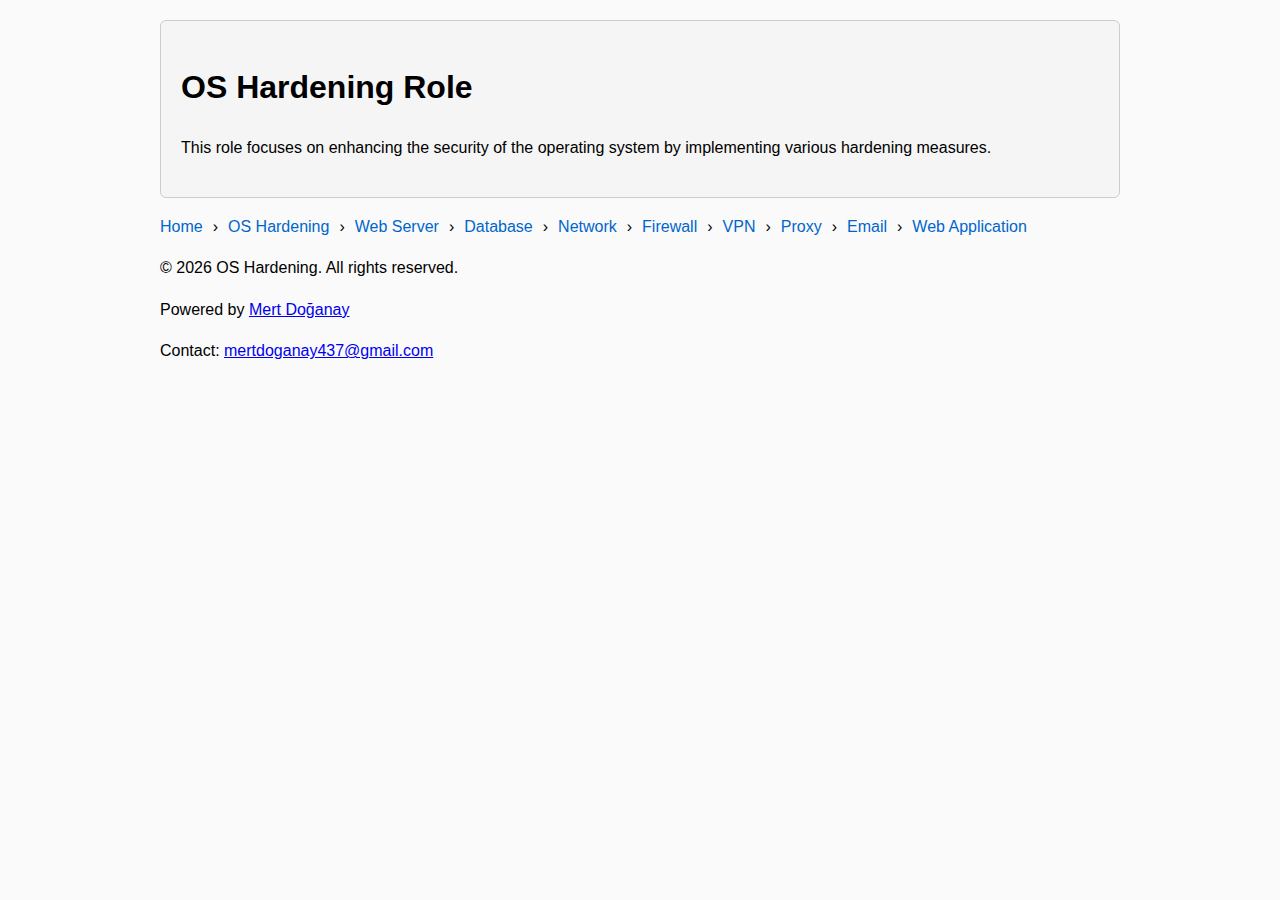
<file: index.html>
<!DOCTYPE html>
<html lang="tr">
<head>
    <meta charset="UTF-8" />
    <meta name="viewport" content="width=device-width, initial-scale=1.0" />
    <title>OS Hardening</title>
    <!-- Atom Feed -->
    <link rel="alternate" href="atom.xml" type="application/atom+xml" title="Atom Feed" />
    <!-- External CSS (önerilir) -->
    <style>
        body {
            font-family: Arial, sans-serif;
            margin: 0;
            background-color: #fafafa;
            line-height: 1.6;
        }

        main {
            max-width: 960px;
            margin: 0 auto;
            padding: 20px;
        }

        .card {
            padding: 20px;
            border: 1px solid #ccc;
            background-color: #f5f5f5;
            border-radius: 6px;
        }

        nav.breadcrumb {
            margin: 15px 0;
        }

        nav.breadcrumb ul {
            list-style: none;
            padding: 0;
            display: flex;
            gap: 10px;
            flex-wrap: wrap;
        }

        nav.breadcrumb li::after {
            content: "›";
            margin-left: 10px;
        }

        nav.breadcrumb li:last-child::after {
            content: "";
        }

        nav.breadcrumb a {
            text-decoration: none;
            color: #0066cc;
        }

        nav.breadcrumb a:hover {
            text-decoration: underline;
        }
    </style>
</head>
<body>
    <main>
        <section class="card">
            <h1>OS Hardening Role</h1>
            <p>
                This role focuses on enhancing the security of the operating system
                by implementing various hardening measures.
            </p>
        </section>

        <nav class="breadcrumb" aria-label="Breadcrumb">
            <ul>
                <li><a href="index.html">Home</a></li>
                <li><a href="os-hardening.html">OS Hardening</a></li>
                <li><a href="web-server.html">Web Server</a></li>
                <li><a href="database.html">Database</a></li>
                <li><a href="network.html">Network</a></li>
                <li><a href="firewall.html">Firewall</a></li>
                <li><a href="vpn.html">VPN</a></li>
                <li><a href="proxy.html">Proxy</a></li>
                <li><a href="email.html">Email</a></li>
                <li><a href="web-application.html">Web Application</a></li>
            </ul>
        </nav>

        <footer>
            <p>© 2026 OS Hardening. All rights reserved.</p>
            <p>Powered by <a href="https://github.com/mert6148">Mert Doğanay</a></p>
            <p>Contact: <a href="mailto:mertdoganay437@gmail.com">mertdoganay437@gmail.com</a></p>
        </footer>

        <script type="text/javascript" async="async" id="footer-script">
            document.addEventListener('DOMContentLoaded', function() {
               const footer = document.getElementById('footer');
               footer.innerHTML = `© 2026 OS Hardening. All rights reserved. <br> Powered by <a href="https://github.com/mert6148">Mert Doğanay</a> <br> Contact: <a href="mailto:mertdoganay437@gmail.com">mertdoganay437@gmail.com</a>`;
            });
            document.addEventListener('DOMContentLoaded', function() {
               const footer = document.getElementById('footer');
               footer.innerHTML = `© 2026 OS Hardening. All rights reserved. <br> Powered by <a href="https://github.com/mert6148">Mert Doğanay</a> <br> Contact: <a href="mailto:mertdoganay437@gmail.com">mertdoganay437@gmail.com</a>`;
            });
         </script>
    </main>
</body>
</html>
</file>
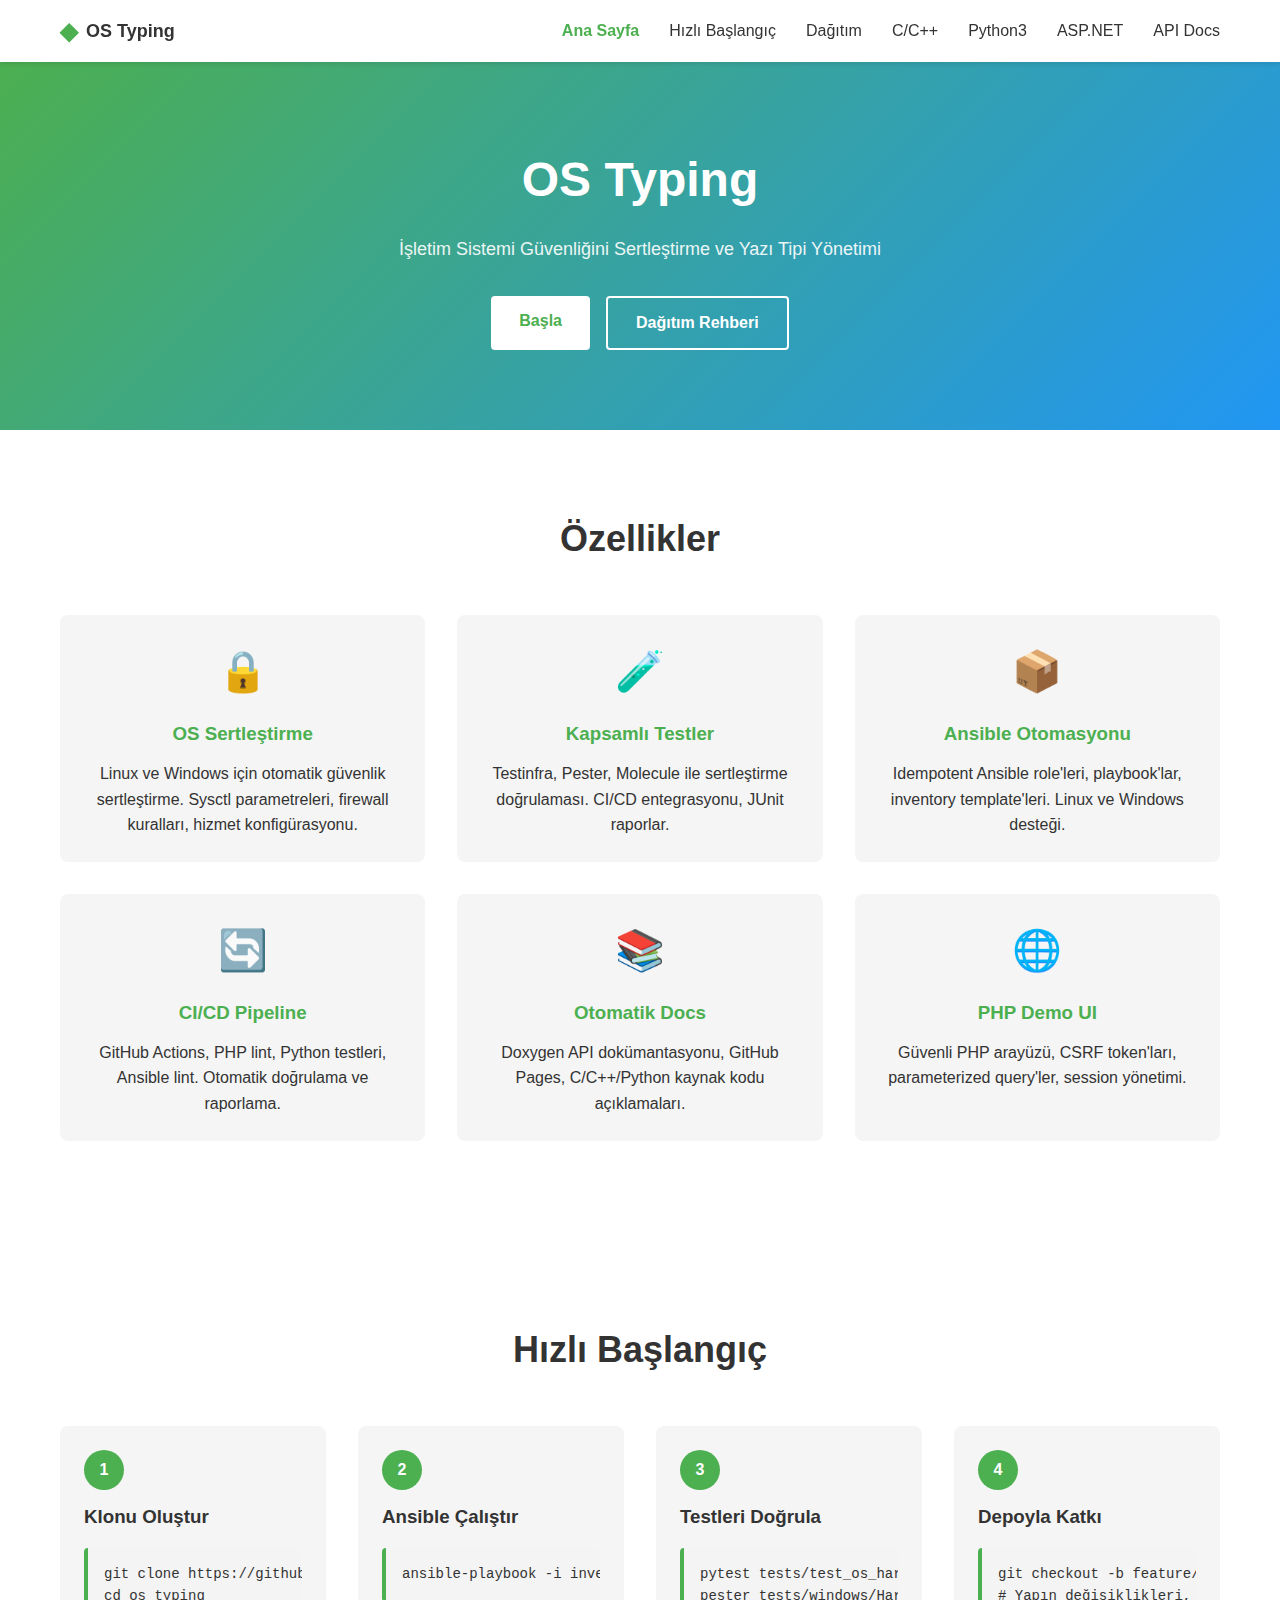
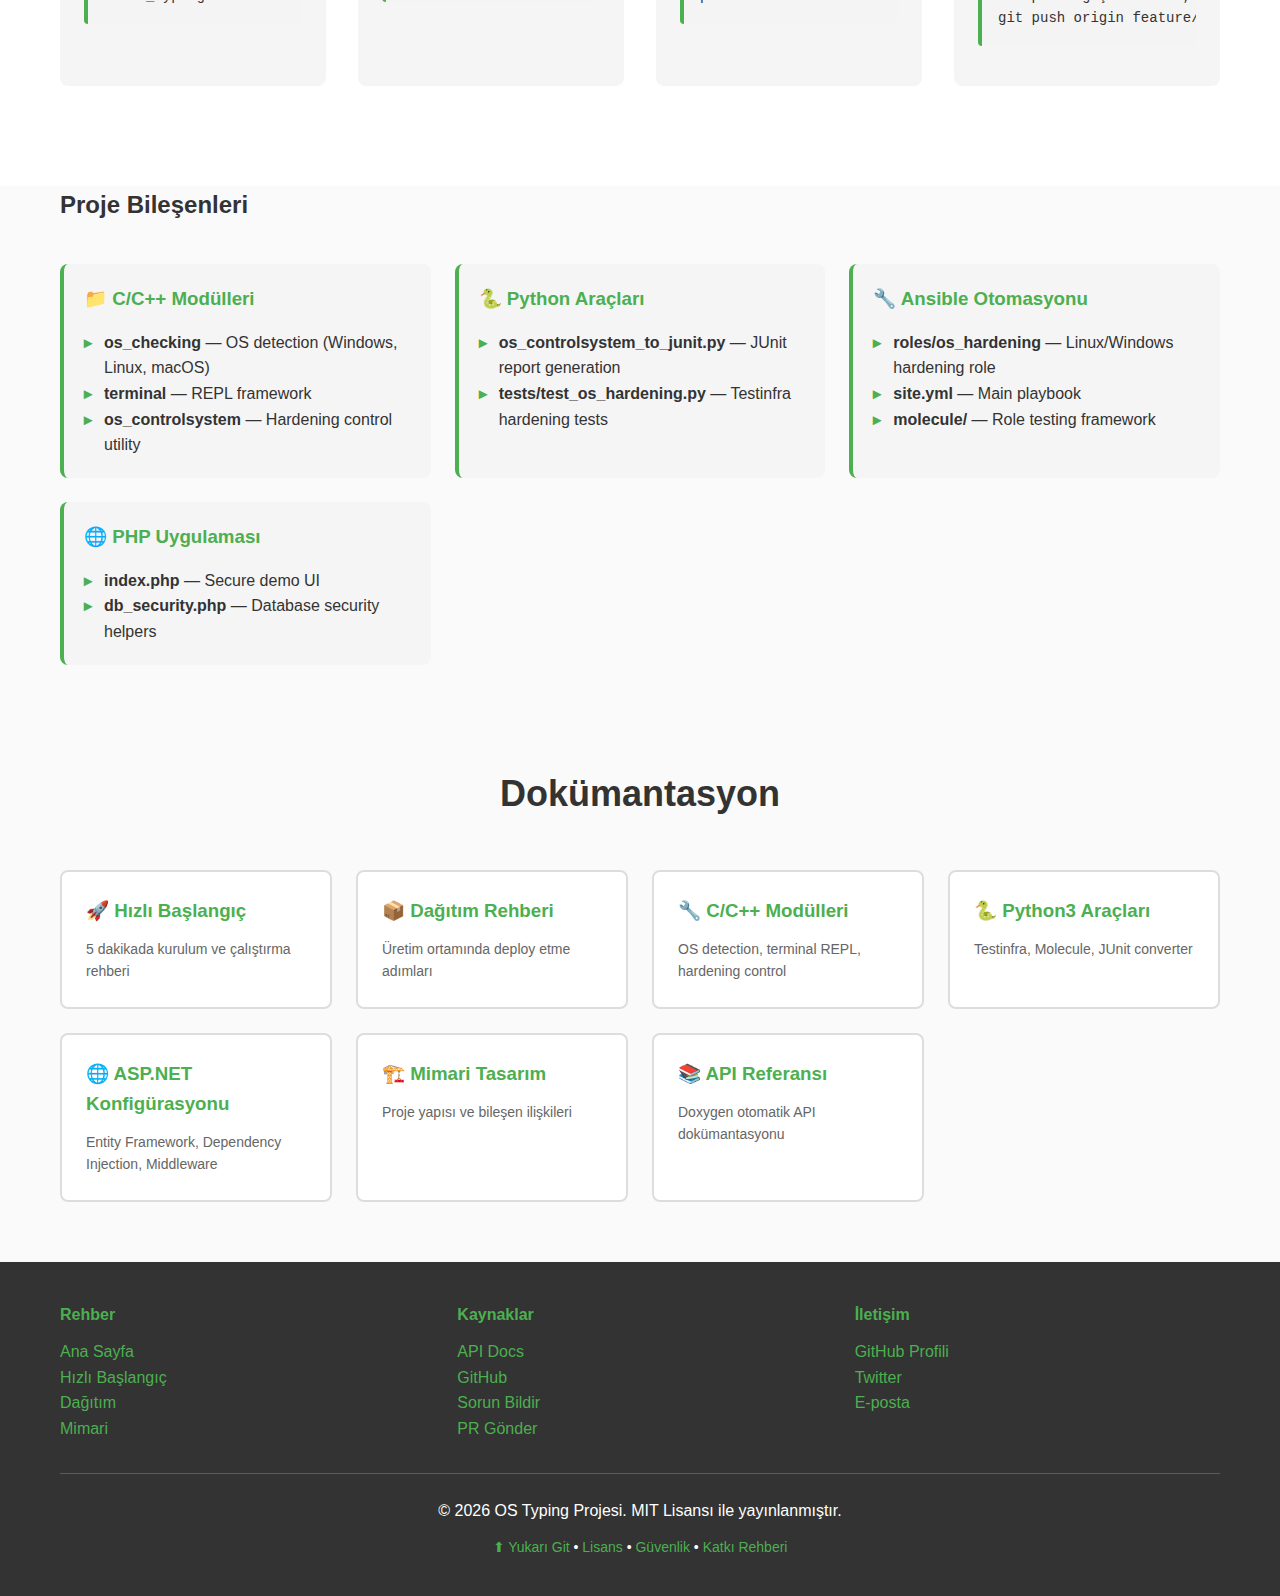
<file: docs/index.html>
<!DOCTYPE html>
<html lang="tr">
<head>
    <meta charset="UTF-8">
    <meta name="viewport" content="width=device-width, initial-scale=1.0">
    <meta name="description" content="OS Typing — İşletim Sistemi Güvenliğini Sertleştirme ve Yazı Tipi Yönetimi Projesi">
    <meta name="keywords" content="OS hardening, Ansible, Linux, Windows, güvenlik, sertleştirme, CI/CD">
    <meta name="author" content="OS Typing Contributors">
    <meta property="og:title" content="OS Typing — Proje Rehberi">
    <meta property="og:description" content="İşletim Sistemi Güvenliğini Sertleştirme ve Yazı Tipi Yönetimi">
    <meta property="og:type" content="website">
    <meta property="og:url" content="https://yourusername.github.io/os_typing/">
    <meta property="og:image" content="https://yourusername.github.io/os_typing/assets/og-image.png">
    <meta name="twitter:card" content="summary_large_image">
    <meta name="theme-color" content="#4CAF50">
    <title>OS Typing — Proje Rehberi</title>
    <link rel="stylesheet" href="assets/style.css">
    <link rel="icon" type="image/svg+xml" href="data:image/svg+xml,<svg xmlns='http://www.w3.org/2000/svg' viewBox='0 0 100 100'><text y='75' font-size='75' font-weight='bold' fill='%234CAF50'>◆</text></svg>">
</head>
<body>
    <nav class="navbar">
        <div class="container">
            <div class="nav-brand">
                <span class="logo">◆</span>
                <span class="title">OS Typing</span>
            </div>
            <ul class="nav-menu">
                <li><a href="index.html" class="active">Ana Sayfa</a></li>
                <li><a href="quickstart.html">Hızlı Başlangıç</a></li>
                <li><a href="deployment.html">Dağıtım</a></li>
                <li><a href="c-cpp-guide.html">C/C++</a></li>
                <li><a href="python-guide.html">Python3</a></li>
                <li><a href="aspnet-guide.html">ASP.NET</a></li>
                <li><a href="api/">API Docs</a></li>
            </ul>
        </div>
    </nav>

    <section class="hero">
        <div class="container">
            <h1>OS Typing</h1>
            <p class="subtitle">İşletim Sistemi Güvenliğini Sertleştirme ve Yazı Tipi Yönetimi</p>
            <div class="cta-buttons">
                <a href="quickstart.html" class="btn btn-primary">Başla</a>
                <a href="deployment.html" class="btn btn-secondary">Dağıtım Rehberi</a>
            </div>
        </div>
    </section>

    <section class="features">
        <div class="container">
            <h2>Özellikler</h2>
            <div class="features-grid">
                <div class="feature-card">
                    <div class="feature-icon">🔒</div>
                    <h3>OS Sertleştirme</h3>
                    <p>Linux ve Windows için otomatik güvenlik sertleştirme. Sysctl parametreleri, firewall kuralları, hizmet konfigürasyonu.</p>
                </div>
                <div class="feature-card">
                    <div class="feature-icon">🧪</div>
                    <h3>Kapsamlı Testler</h3>
                    <p>Testinfra, Pester, Molecule ile sertleştirme doğrulaması. CI/CD entegrasyonu, JUnit raporlar.</p>
                </div>
                <div class="feature-card">
                    <div class="feature-icon">📦</div>
                    <h3>Ansible Otomasyonu</h3>
                    <p>Idempotent Ansible role'leri, playbook'lar, inventory template'leri. Linux ve Windows desteği.</p>
                </div>
                <div class="feature-card">
                    <div class="feature-icon">🔄</div>
                    <h3>CI/CD Pipeline</h3>
                    <p>GitHub Actions, PHP lint, Python testleri, Ansible lint. Otomatik doğrulama ve raporlama.</p>
                </div>
                <div class="feature-card">
                    <div class="feature-icon">📚</div>
                    <h3>Otomatik Docs</h3>
                    <p>Doxygen API dokümantasyonu, GitHub Pages, C/C++/Python kaynak kodu açıklamaları.</p>
                </div>
                <div class="feature-card">
                    <div class="feature-icon">🌐</div>
                    <h3>PHP Demo UI</h3>
                    <p>Güvenli PHP arayüzü, CSRF token'ları, parameterized query'ler, session yönetimi.</p>
                </div>
            </div>
        </div>
    </section>

    <section class="getting-started">
        <div class="container">
            <h2>Hızlı Başlangıç</h2>
            <div class="steps">
                <div class="step">
                    <div class="step-number">1</div>
                    <h3>Klonu Oluştur</h3>
                    <pre><code>git clone https://github.com/yourusername/os_typing.git
cd os_typing</code></pre>
                </div>
                <div class="step">
                    <div class="step-number">2</div>
                    <h3>Ansible Çalıştır</h3>
                    <pre><code>ansible-playbook -i inventory/hosts.ini site.yml</code></pre>
                </div>
                <div class="step">
                    <div class="step-number">3</div>
                    <h3>Testleri Doğrula</h3>
                    <pre><code>pytest tests/test_os_hardening.py
pester tests/windows/HardeningTests.ps1</code></pre>
                </div>
                <div class="step">
                    <div class="step-number">4</div>
                    <h3>Depoyla Katkı</h3>
                    <pre><code>git checkout -b feature/my-enhancement
# Yapın değişiklikleri, test edin
git push origin feature/my-enhancement</code></pre>
                </div>
            </div>
        </div>
    </section>

    <section class="components">
        <div class="container">
            <h2>Proje Bileşenleri</h2>
            <div class="components-list">
                <div class="component">
                    <h3>📁 C/C++ Modülleri</h3>
                    <ul>
                        <li><strong>os_checking</strong> — OS detection (Windows, Linux, macOS)</li>
                        <li><strong>terminal</strong> — REPL framework</li>
                        <li><strong>os_controlsystem</strong> — Hardening control utility</li>
                    </ul>
                </div>
                <div class="component">
                    <h3>🐍 Python Araçları</h3>
                    <ul>
                        <li><strong>os_controlsystem_to_junit.py</strong> — JUnit report generation</li>
                        <li><strong>tests/test_os_hardening.py</strong> — Testinfra hardening tests</li>
                    </ul>
                </div>
                <div class="component">
                    <h3>🔧 Ansible Otomasyonu</h3>
                    <ul>
                        <li><strong>roles/os_hardening</strong> — Linux/Windows hardening role</li>
                        <li><strong>site.yml</strong> — Main playbook</li>
                        <li><strong>molecule/</strong> — Role testing framework</li>
                    </ul>
                </div>
                <div class="component">
                    <h3>🌐 PHP Uygulaması</h3>
                    <ul>
                        <li><strong>index.php</strong> — Secure demo UI</li>
                        <li><strong>db_security.php</strong> — Database security helpers</li>
                    </ul>
                </div>
            </div>
        </div>
    </section>

    <section class="documentation">
        <div class="container">
            <h2>Dokümantasyon</h2>
            <div class="docs-grid">
                <a href="quickstart.html" class="doc-card">
                    <h3>🚀 Hızlı Başlangıç</h3>
                    <p>5 dakikada kurulum ve çalıştırma rehberi</p>
                </a>
                <a href="deployment.html" class="doc-card">
                    <h3>📦 Dağıtım Rehberi</h3>
                    <p>Üretim ortamında deploy etme adımları</p>
                </a>
                <a href="c-cpp-guide.html" class="doc-card">
                    <h3>🔧 C/C++ Modülleri</h3>
                    <p>OS detection, terminal REPL, hardening control</p>
                </a>
                <a href="python-guide.html" class="doc-card">
                    <h3>🐍 Python3 Araçları</h3>
                    <p>Testinfra, Molecule, JUnit converter</p>
                </a>
                <a href="aspnet-guide.html" class="doc-card">
                    <h3>🌐 ASP.NET Konfigürasyonu</h3>
                    <p>Entity Framework, Dependency Injection, Middleware</p>
                </a>
                <a href="architecture.html" class="doc-card">
                    <h3>🏗️ Mimari Tasarım</h3>
                    <p>Proje yapısı ve bileşen ilişkileri</p>
                </a>
                <a href="api/" class="doc-card">
                    <h3>📚 API Referansı</h3>
                    <p>Doxygen otomatik API dokümantasyonu</p>
                </a>
            </div>
        </div>
    </section>

    <footer>
        <div class="container">
            <div style="display: grid; grid-template-columns: repeat(auto-fit, minmax(200px, 1fr)); gap: 32px; margin-bottom: 32px; text-align: left;">
                <div>
                    <h4 style="color: var(--primary-color); margin-bottom: 12px;">Rehber</h4>
                    <ul style="list-style: none; margin: 0;">
                        <li><a href="index.html">Ana Sayfa</a></li>
                        <li><a href="quickstart.html">Hızlı Başlangıç</a></li>
                        <li><a href="deployment.html">Dağıtım</a></li>
                        <li><a href="architecture.html">Mimari</a></li>
                    </ul>
                </div>
                <div>
                    <h4 style="color: var(--primary-color); margin-bottom: 12px;">Kaynaklar</h4>
                    <ul style="list-style: none; margin: 0;">
                        <li><a href="api/">API Docs</a></li>
                        <li><a href="https://github.com/yourusername/os_typing">GitHub</a></li>
                        <li><a href="https://github.com/yourusername/os_typing/issues">Sorun Bildir</a></li>
                        <li><a href="https://github.com/yourusername/os_typing/pulls">PR Gönder</a></li>
                    </ul>
                </div>
                <div>
                    <h4 style="color: var(--primary-color); margin-bottom: 12px;">İletişim</h4>
                    <ul style="list-style: none; margin: 0;">
                        <li><a href="https://github.com/yourusername">GitHub Profili</a></li>
                        <li><a href="https://twitter.com/yourusername">Twitter</a></li>
                        <li><a href="mailto:your.email@example.com">E-posta</a></li>
                    </ul>
                </div>
            </div>
            <hr style="border: none; border-top: 1px solid rgba(255,255,255,0.2); margin: 24px 0;">
            <p style="margin-bottom: 8px;">&copy; 2026 OS Typing Projesi. MIT Lisansı ile yayınlanmıştır.</p>
            <p class="footer-links">
                <a href="#" onclick="document.documentElement.scrollTop = 0; return false;" title="Yukarı Git">⬆ Yukarı Git</a> • 
                <a href="https://github.com/yourusername/os_typing/blob/main/LICENSE">Lisans</a> • 
                <a href="https://github.com/yourusername/os_typing/blob/main/SECURITY.md">Güvenlik</a> •
                <a href="https://github.com/yourusername/os_typing/blob/main/CONTRIBUTING.md">Katkı Rehberi</a>
            </p>
        </div>
    </footer>

    <button class="back-to-top" id="backToTop" title="Yukarı Git">↑</button>

    <script>
        // Back to Top Button
        const backToTop = document.getElementById('backToTop');
        window.addEventListener('scroll', () => {
            if (window.pageYOffset > 300) {
                backToTop.classList.add('show');
            } else {
                backToTop.classList.remove('show');
            }
        });
        backToTop.addEventListener('click', () => {
            window.scrollTo({ top: 0, behavior: 'smooth' });
        });

        // Copy to Clipboard for Code Blocks
        document.querySelectorAll('pre').forEach(block => {
            const container = document.createElement('div');
            container.className = 'code-container';
            
            const button = document.createElement('button');
            button.className = 'copy-button';
            button.textContent = '📋 Kopyala';
            
            button.addEventListener('click', () => {
                const code = block.querySelector('code') || block;
                const text = code.textContent;
                navigator.clipboard.writeText(text).then(() => {
                    button.textContent = '✓ Kopyalandı';
                    button.classList.add('copied');
                    setTimeout(() => {
                        button.textContent = '📋 Kopyala';
                        button.classList.remove('copied');
                    }, 2000);
                });
            });
            
            block.parentNode.insertBefore(container, block);
            container.appendChild(block);
            container.appendChild(button);
        });

        // Dark Mode Toggle
        const prefersDark = window.matchMedia('(prefers-color-scheme: dark)').matches;
        if (prefersDark) {
            document.documentElement.style.colorScheme = 'dark';
        }
    </script>
</body>
</html>
</file>
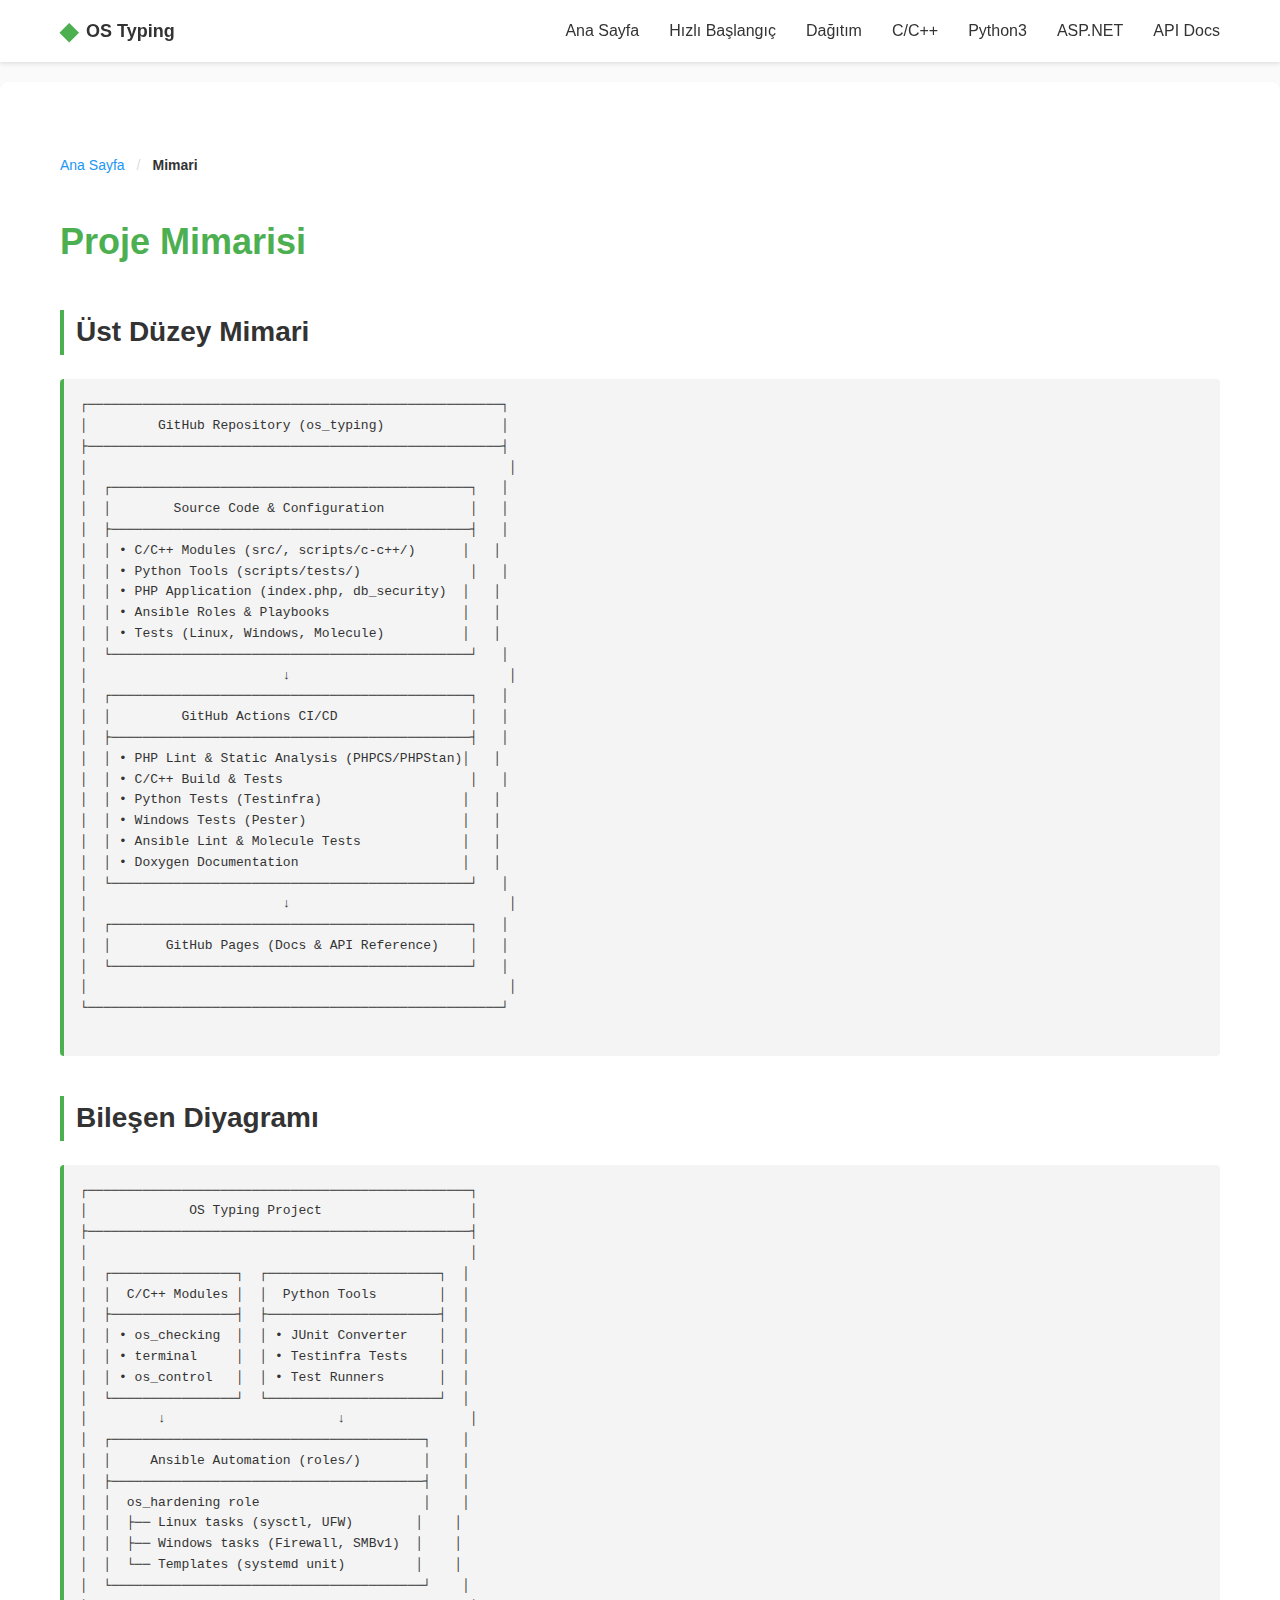
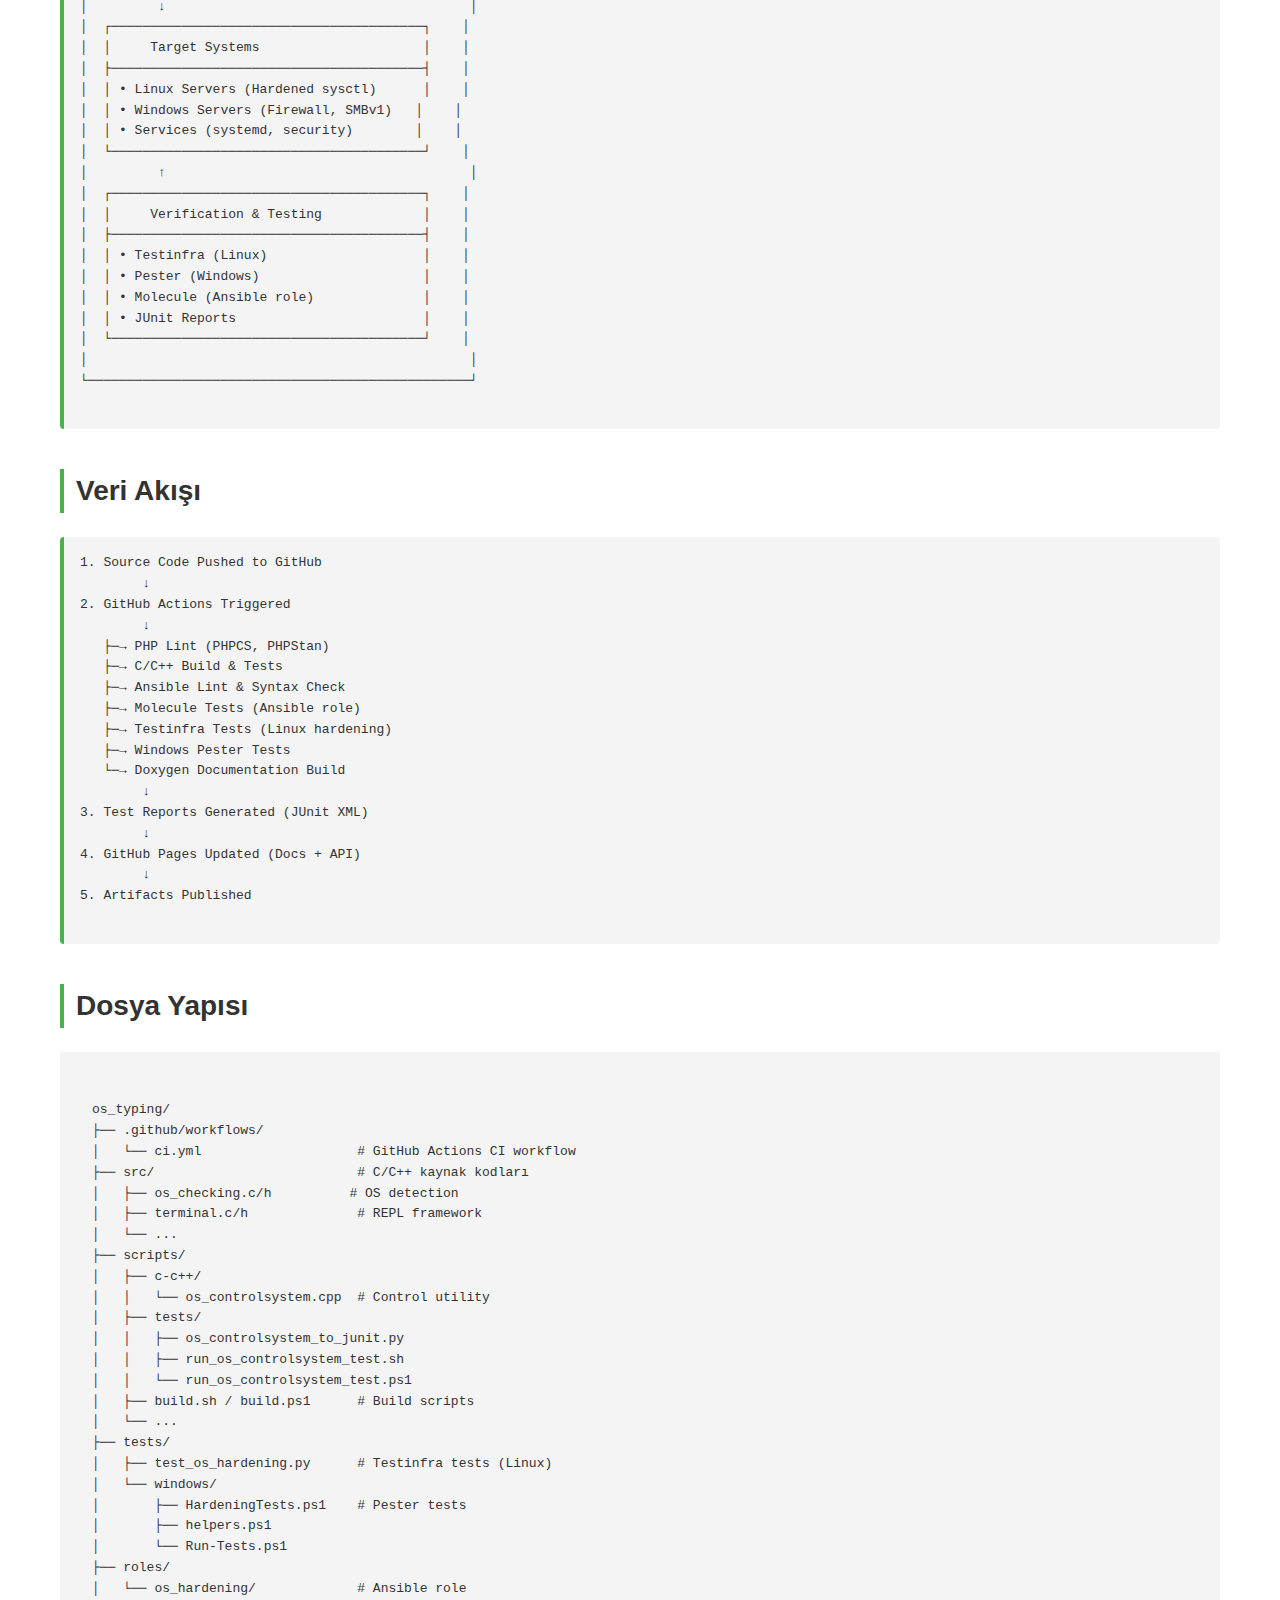
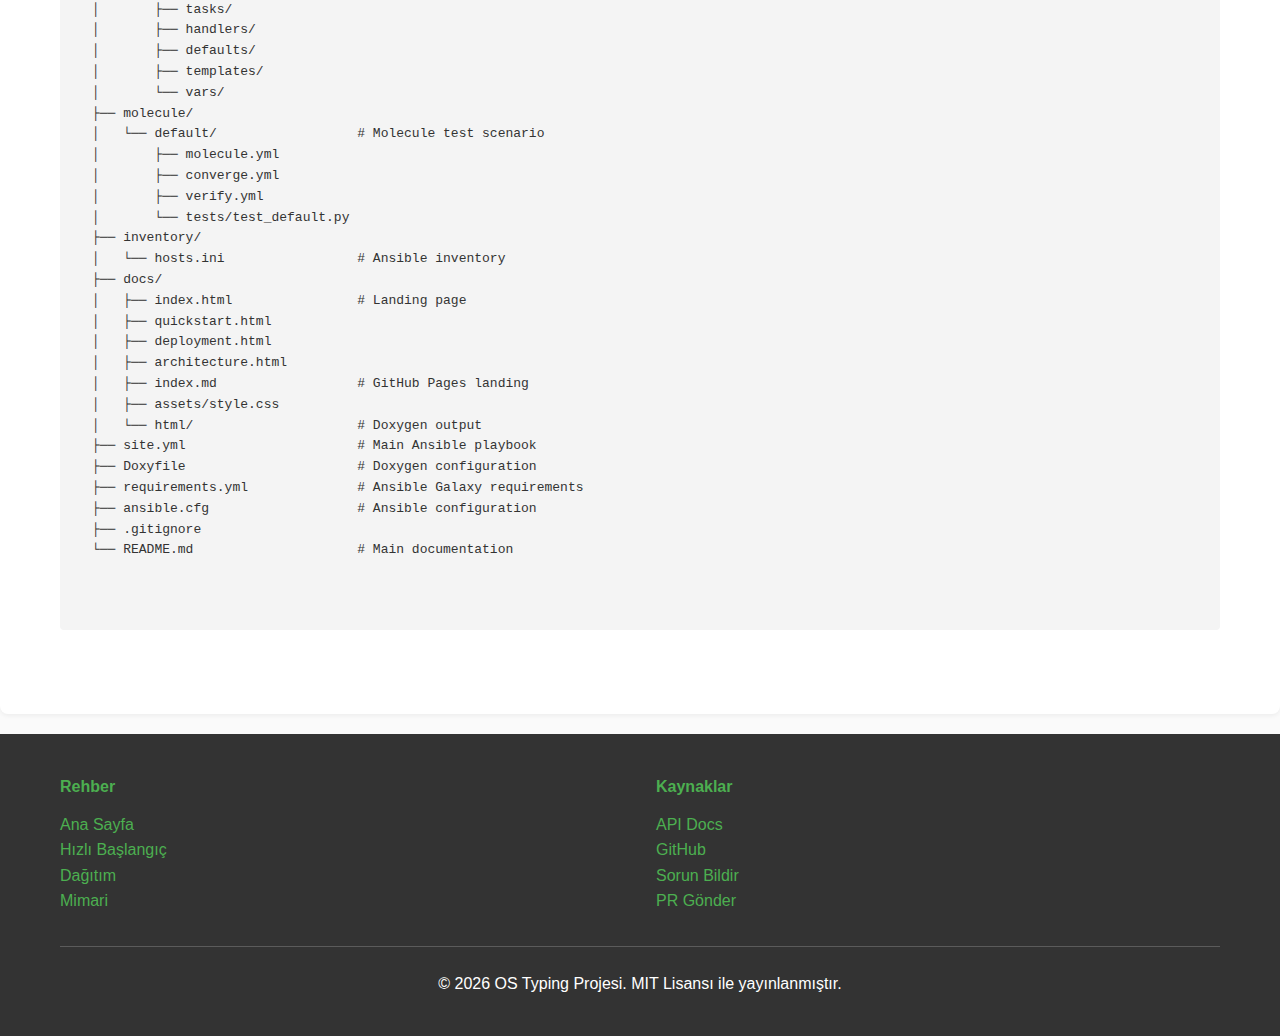
<file: docs/architecture.html>
<!DOCTYPE html>
<html lang="tr">
<head>
    <meta charset="UTF-8">
    <meta name="viewport" content="width=device-width, initial-scale=1.0">
    <meta name="description" content="OS Typing Proje Mimarisi — Sistem tasarımı, bileşenler, veri akışı">
    <meta name="keywords" content="mimari, tasarım, bileşenler, sistem, veri akışı">
    <meta property="og:title" content="Proje Mimarisi — OS Typing">
    <meta property="og:description" content="Sistem tasarımı ve bileşen ilişkileri">
    <title>Proje Mimarisi — OS Typing</title>
    <link rel="stylesheet" href="assets/style.css">
</head>
<body>
    <nav class="navbar">
        <div class="container">
            <div class="nav-brand">
                <span class="logo">◆</span>
                <span class="title">OS Typing</span>
            </div>
            <ul class="nav-menu">
                <li><a href="index.html">Ana Sayfa</a></li>
                <li><a href="quickstart.html">Hızlı Başlangıç</a></li>
                <li><a href="deployment.html">Dağıtım</a></li>
                <li><a href="c-cpp-guide.html">C/C++</a></li>
                <li><a href="python-guide.html">Python3</a></li>
                <li><a href="aspnet-guide.html">ASP.NET</a></li>
                <li><a href="api/">API Docs</a></li>
            </ul>
        </div>
    </nav>

    <section class="content">
        <div class="container">
            <div class="breadcrumb">
                <a href="index.html">Ana Sayfa</a>
                <span class="separator">/</span>
                <span class="active">Mimari</span>
            </div>

            <h1>Proje Mimarisi</h1>
            
            <h2>Üst Düzey Mimari</h2>
            <pre class="diagram">
┌─────────────────────────────────────────────────────┐
│         GitHub Repository (os_typing)               │
├─────────────────────────────────────────────────────┤
│                                                      │
│  ┌──────────────────────────────────────────────┐   │
│  │        Source Code & Configuration           │   │
│  ├──────────────────────────────────────────────┤   │
│  │ • C/C++ Modules (src/, scripts/c-c++/)      │   │
│  │ • Python Tools (scripts/tests/)              │   │
│  │ • PHP Application (index.php, db_security)  │   │
│  │ • Ansible Roles & Playbooks                 │   │
│  │ • Tests (Linux, Windows, Molecule)          │   │
│  └──────────────────────────────────────────────┘   │
│                         ↓                            │
│  ┌──────────────────────────────────────────────┐   │
│  │         GitHub Actions CI/CD                 │   │
│  ├──────────────────────────────────────────────┤   │
│  │ • PHP Lint & Static Analysis (PHPCS/PHPStan)│   │
│  │ • C/C++ Build & Tests                        │   │
│  │ • Python Tests (Testinfra)                  │   │
│  │ • Windows Tests (Pester)                    │   │
│  │ • Ansible Lint & Molecule Tests             │   │
│  │ • Doxygen Documentation                     │   │
│  └──────────────────────────────────────────────┘   │
│                         ↓                            │
│  ┌──────────────────────────────────────────────┐   │
│  │       GitHub Pages (Docs & API Reference)    │   │
│  └──────────────────────────────────────────────┘   │
│                                                      │
└─────────────────────────────────────────────────────┘
            </pre>

            <h2>Bileşen Diyagramı</h2>
            <pre class="diagram">
┌─────────────────────────────────────────────────┐
│             OS Typing Project                   │
├─────────────────────────────────────────────────┤
│                                                 │
│  ┌────────────────┐  ┌──────────────────────┐  │
│  │  C/C++ Modules │  │  Python Tools        │  │
│  ├────────────────┤  ├──────────────────────┤  │
│  │ • os_checking  │  │ • JUnit Converter    │  │
│  │ • terminal     │  │ • Testinfra Tests    │  │
│  │ • os_control   │  │ • Test Runners       │  │
│  └────────────────┘  └──────────────────────┘  │
│         ↓                      ↓                │
│  ┌────────────────────────────────────────┐    │
│  │     Ansible Automation (roles/)        │    │
│  ├────────────────────────────────────────┤    │
│  │  os_hardening role                     │    │
│  │  ├── Linux tasks (sysctl, UFW)        │    │
│  │  ├── Windows tasks (Firewall, SMBv1)  │    │
│  │  └── Templates (systemd unit)         │    │
│  └────────────────────────────────────────┘    │
│         ↓                                       │
│  ┌────────────────────────────────────────┐    │
│  │     Target Systems                     │    │
│  ├────────────────────────────────────────┤    │
│  │ • Linux Servers (Hardened sysctl)      │    │
│  │ • Windows Servers (Firewall, SMBv1)   │    │
│  │ • Services (systemd, security)        │    │
│  └────────────────────────────────────────┘    │
│         ↑                                       │
│  ┌────────────────────────────────────────┐    │
│  │     Verification & Testing             │    │
│  ├────────────────────────────────────────┤    │
│  │ • Testinfra (Linux)                    │    │
│  │ • Pester (Windows)                     │    │
│  │ • Molecule (Ansible role)              │    │
│  │ • JUnit Reports                        │    │
│  └────────────────────────────────────────┘    │
│                                                 │
└─────────────────────────────────────────────────┘
            </pre>

            <h2>Veri Akışı</h2>
            <pre class="diagram">
1. Source Code Pushed to GitHub
        ↓
2. GitHub Actions Triggered
        ↓
   ├─→ PHP Lint (PHPCS, PHPStan)
   ├─→ C/C++ Build & Tests
   ├─→ Ansible Lint & Syntax Check
   ├─→ Molecule Tests (Ansible role)
   ├─→ Testinfra Tests (Linux hardening)
   ├─→ Windows Pester Tests
   └─→ Doxygen Documentation Build
        ↓
3. Test Reports Generated (JUnit XML)
        ↓
4. GitHub Pages Updated (Docs + API)
        ↓
5. Artifacts Published
            </pre>

            <h2>Dosya Yapısı</h2>
            <div class="file-structure">
                <pre>os_typing/
├── .github/workflows/
│   └── ci.yml                    # GitHub Actions CI workflow
├── src/                          # C/C++ kaynak kodları
│   ├── os_checking.c/h          # OS detection
│   ├── terminal.c/h              # REPL framework
│   └── ...
├── scripts/
│   ├── c-c++/
│   │   └── os_controlsystem.cpp  # Control utility
│   ├── tests/
│   │   ├── os_controlsystem_to_junit.py
│   │   ├── run_os_controlsystem_test.sh
│   │   └── run_os_controlsystem_test.ps1
│   ├── build.sh / build.ps1      # Build scripts
│   └── ...
├── tests/
│   ├── test_os_hardening.py      # Testinfra tests (Linux)
│   └── windows/
│       ├── HardeningTests.ps1    # Pester tests
│       ├── helpers.ps1
│       └── Run-Tests.ps1
├── roles/
│   └── os_hardening/             # Ansible role
│       ├── tasks/
│       ├── handlers/
│       ├── defaults/
│       ├── templates/
│       └── vars/
├── molecule/
│   └── default/                  # Molecule test scenario
│       ├── molecule.yml
│       ├── converge.yml
│       ├── verify.yml
│       └── tests/test_default.py
├── inventory/
│   └── hosts.ini                 # Ansible inventory
├── docs/
│   ├── index.html                # Landing page
│   ├── quickstart.html
│   ├── deployment.html
│   ├── architecture.html
│   ├── index.md                  # GitHub Pages landing
│   ├── assets/style.css
│   └── html/                     # Doxygen output
├── site.yml                      # Main Ansible playbook
├── Doxyfile                      # Doxygen configuration
├── requirements.yml              # Ansible Galaxy requirements
├── ansible.cfg                   # Ansible configuration
├── .gitignore
└── README.md                     # Main documentation
            </pre>
        </div>
    </section>

    <footer>
        <div class="container">
            <div style="display: grid; grid-template-columns: repeat(auto-fit, minmax(200px, 1fr)); gap: 32px; margin-bottom: 32px; text-align: left;">
                <div>
                    <h4 style="color: var(--primary-color); margin-bottom: 12px;">Rehber</h4>
                    <ul style="list-style: none; margin: 0;">
                        <li><a href="index.html">Ana Sayfa</a></li>
                        <li><a href="quickstart.html">Hızlı Başlangıç</a></li>
                        <li><a href="deployment.html">Dağıtım</a></li>
                        <li><a href="architecture.html">Mimari</a></li>
                    </ul>
                </div>
                <div>
                    <h4 style="color: var(--primary-color); margin-bottom: 12px;">Kaynaklar</h4>
                    <ul style="list-style: none; margin: 0;">
                        <li><a href="api/">API Docs</a></li>
                        <li><a href="https://github.com/yourusername/os_typing">GitHub</a></li>
                        <li><a href="https://github.com/yourusername/os_typing/issues">Sorun Bildir</a></li>
                        <li><a href="https://github.com/yourusername/os_typing/pulls">PR Gönder</a></li>
                    </ul>
                </div>
            </div>
            <hr style="border: none; border-top: 1px solid rgba(255,255,255,0.2); margin: 24px 0;">
            <p>&copy; 2026 OS Typing Projesi. MIT Lisansı ile yayınlanmıştır.</p>
        </div>
    </footer>

    <button class="back-to-top" id="backToTop" title="Yukarı Git">↑</button>

    <script>
        // Back to Top Button
        const backToTop = document.getElementById('backToTop');
        window.addEventListener('scroll', () => {
            if (window.pageYOffset > 300) {
                backToTop.classList.add('show');
            } else {
                backToTop.classList.remove('show');
            }
        });
        backToTop.addEventListener('click', () => {
            window.scrollTo({ top: 0, behavior: 'smooth' });
        });

        // Copy to Clipboard for Code Blocks
        document.querySelectorAll('pre').forEach(block => {
            const container = document.createElement('div');
            container.className = 'code-container';
            
            const button = document.createElement('button');
            button.className = 'copy-button';
            button.textContent = '📋 Kopyala';
            
            button.addEventListener('click', () => {
                const code = block.querySelector('code') || block;
                const text = code.textContent;
                navigator.clipboard.writeText(text).then(() => {
                    button.textContent = '✓ Kopyalandı';
                    button.classList.add('copied');
                    setTimeout(() => {
                        button.textContent = '📋 Kopyala';
                        button.classList.remove('copied');
                    }, 2000);
                });
            });
            
            block.parentNode.insertBefore(container, block);
            container.appendChild(block);
            container.appendChild(button);
        });
    </script>
</body>
</html>
</file>
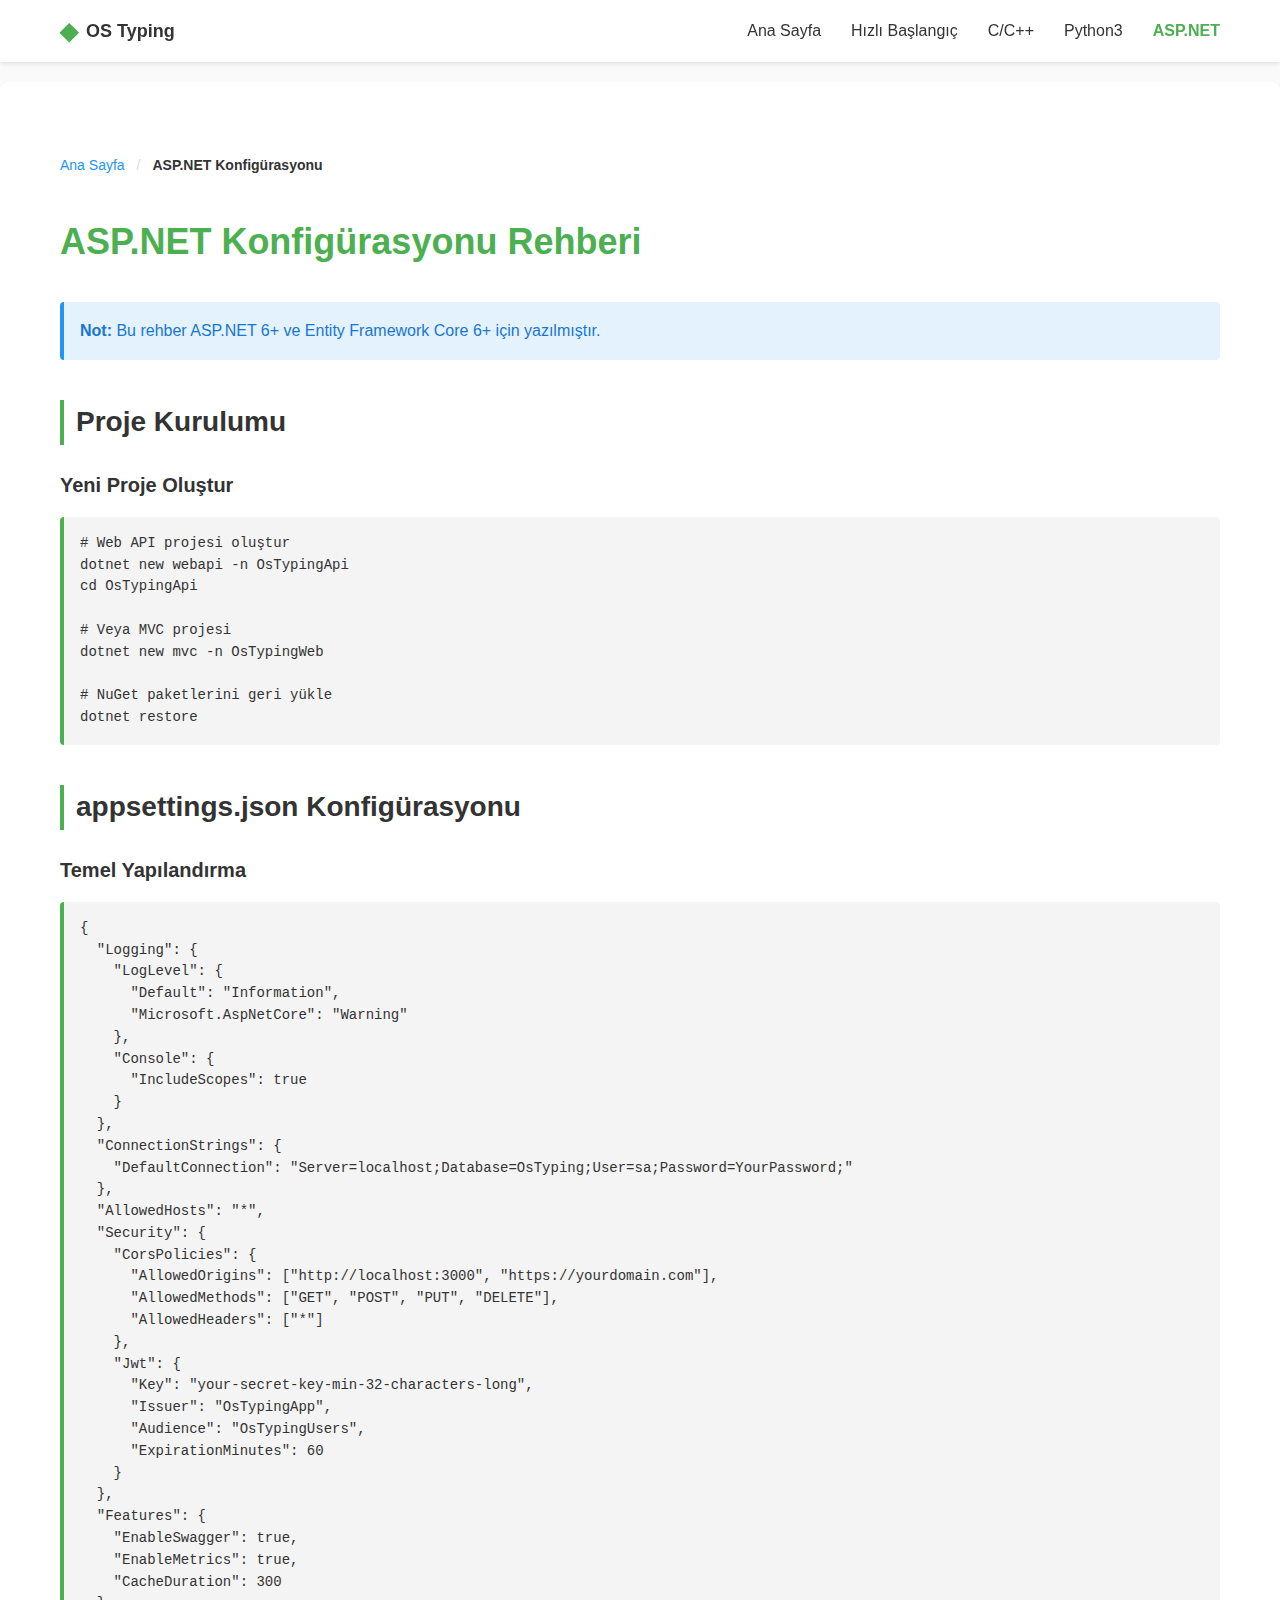
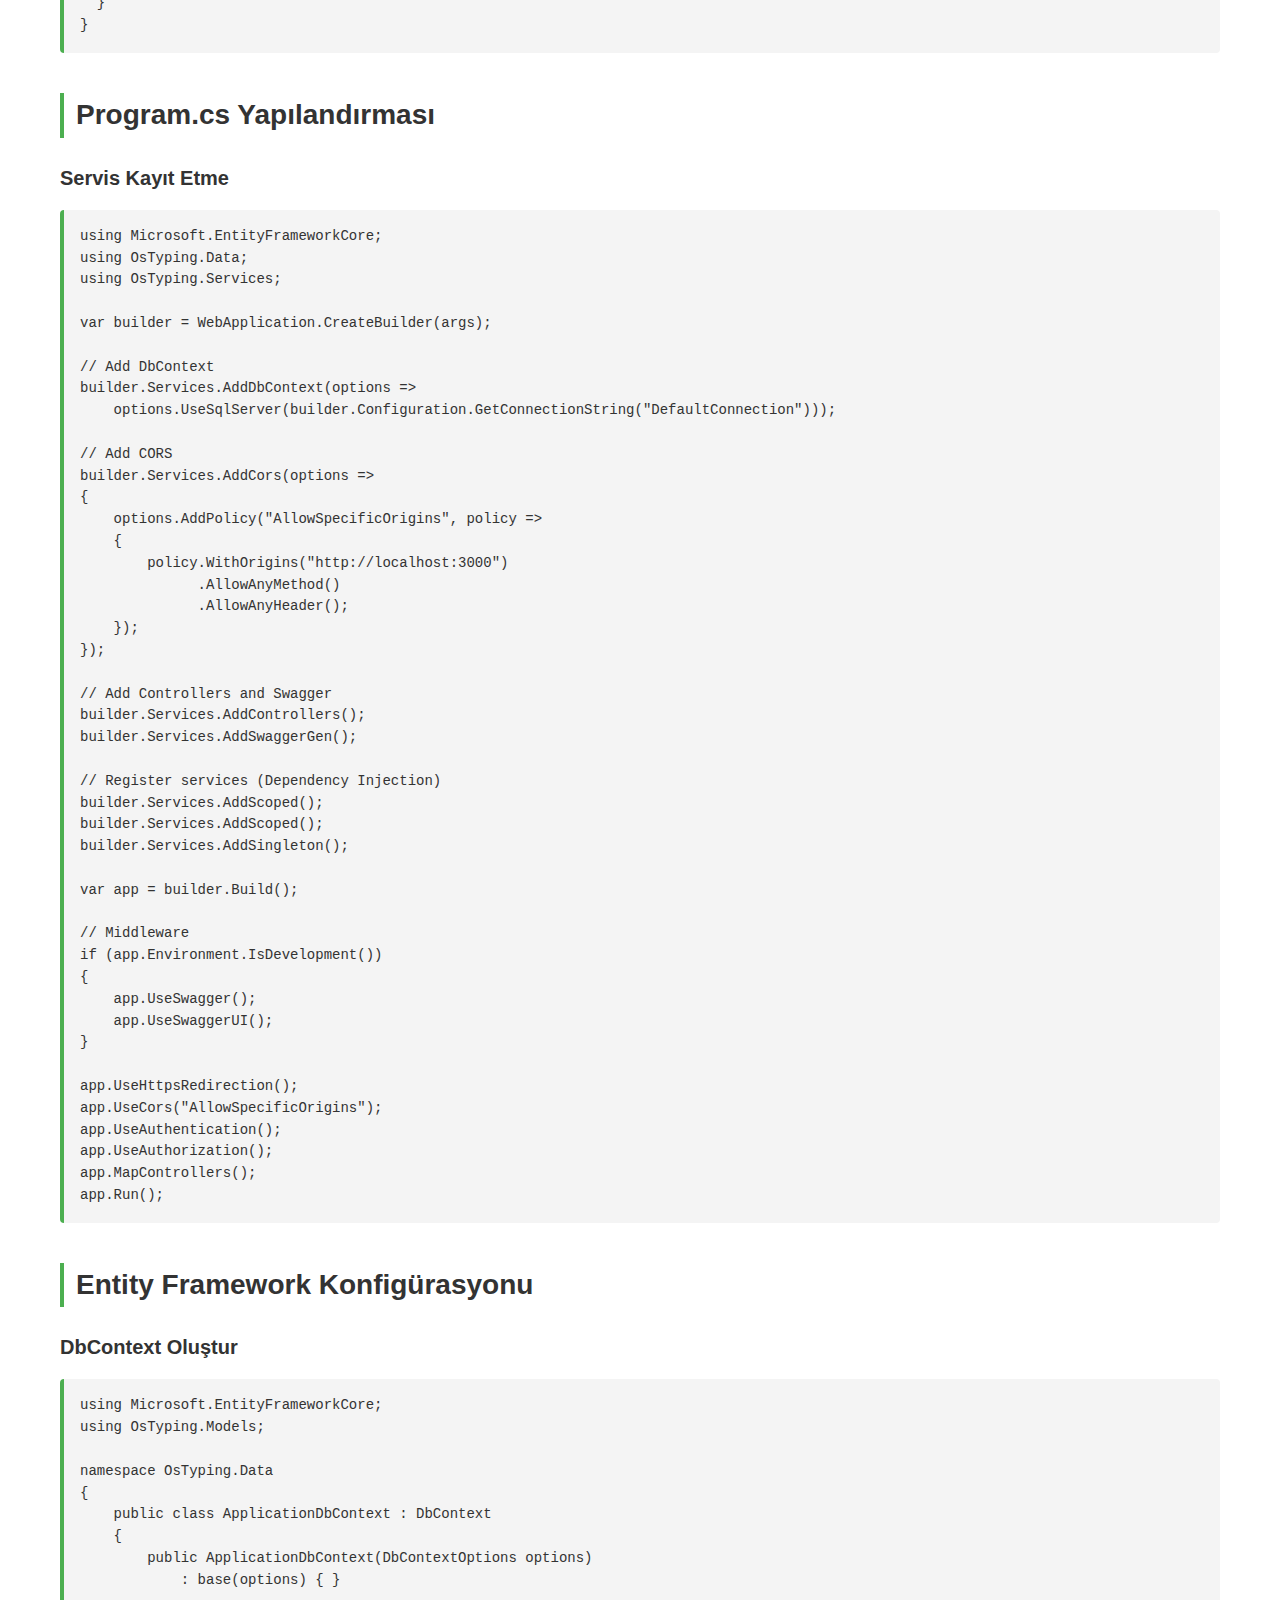
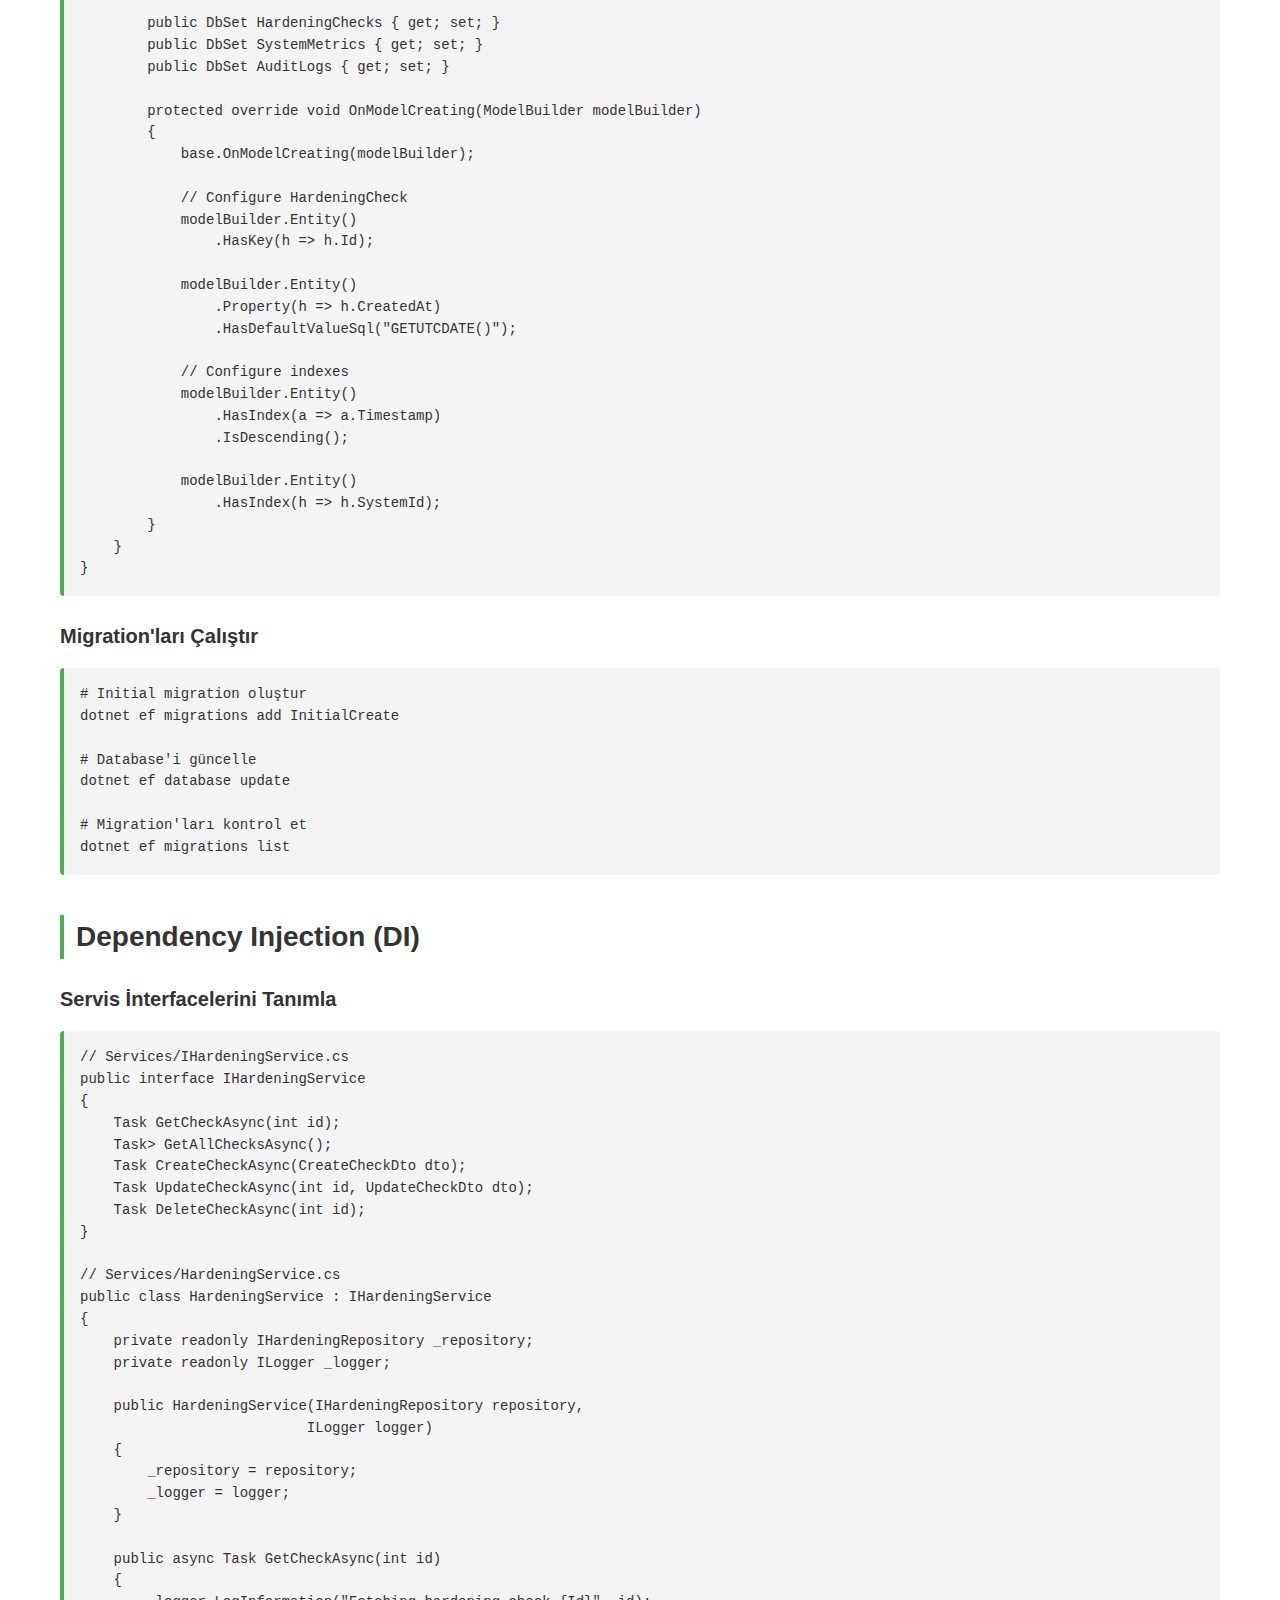
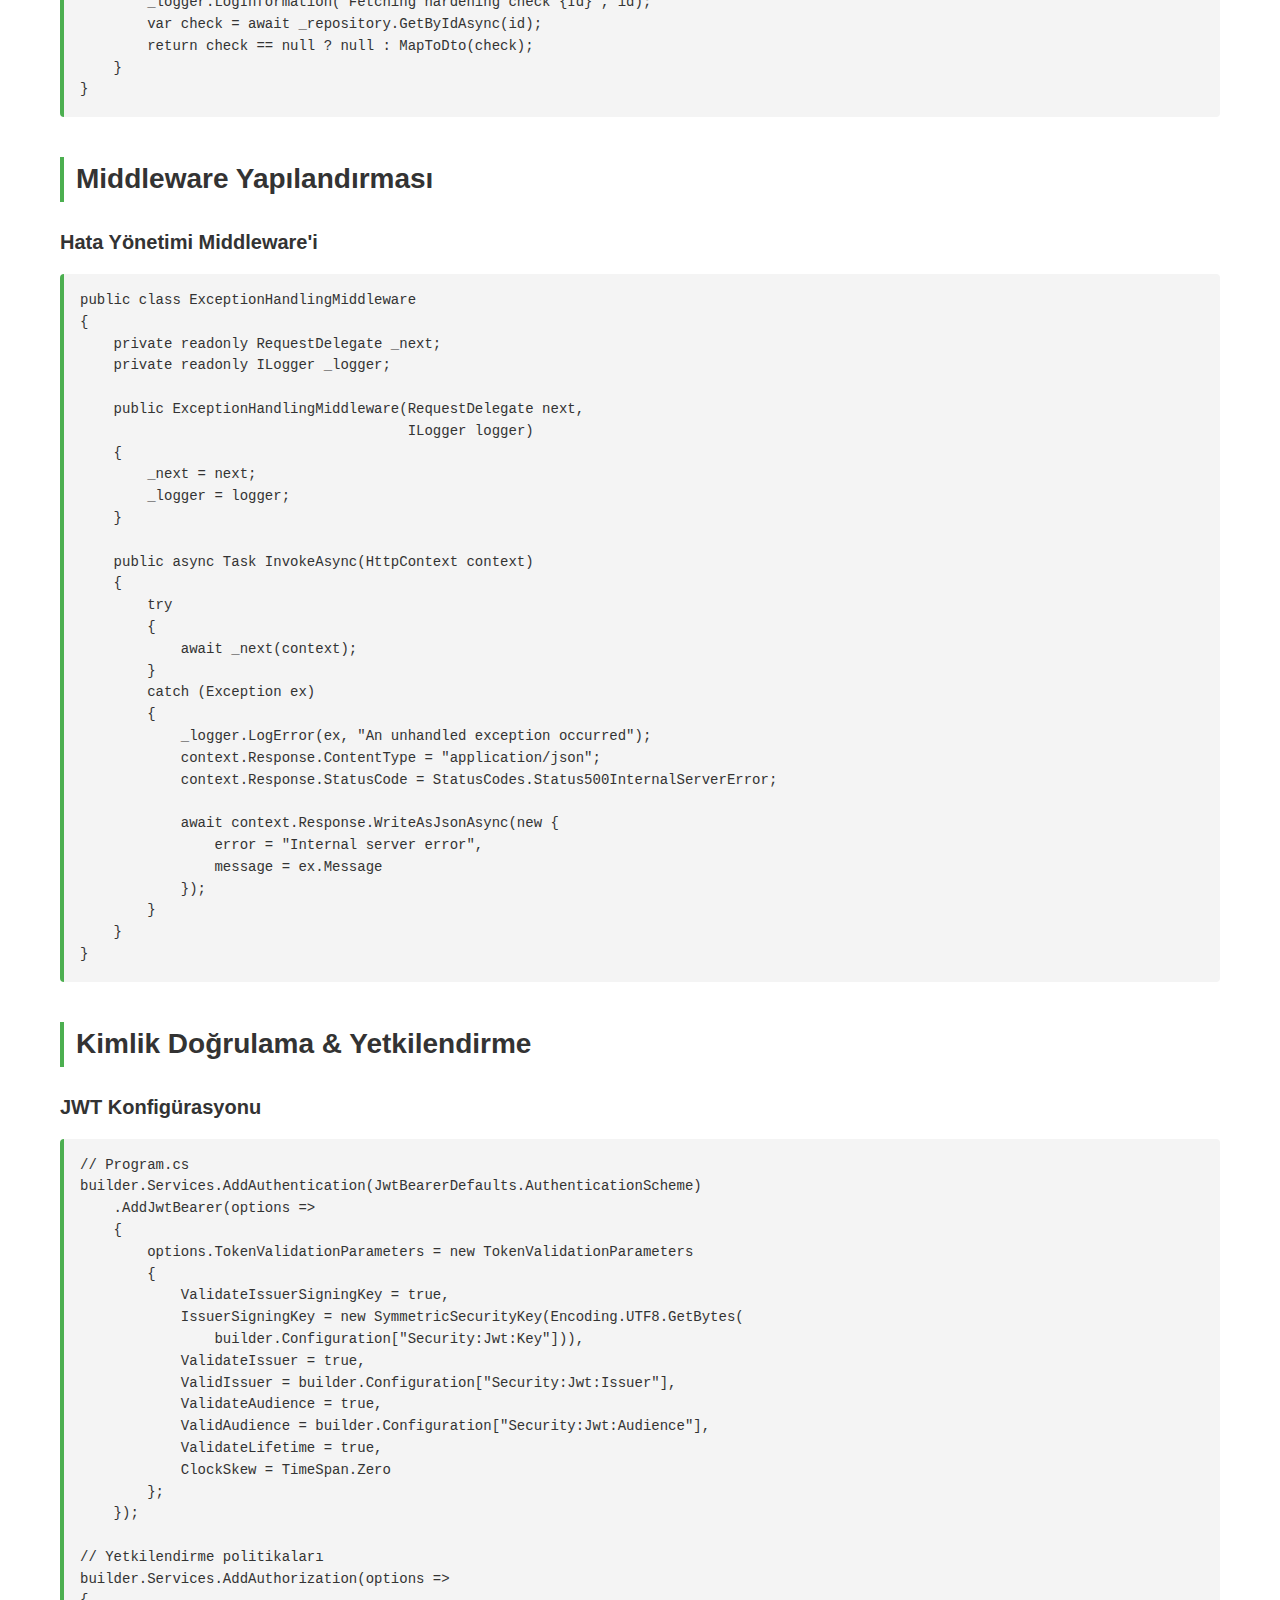
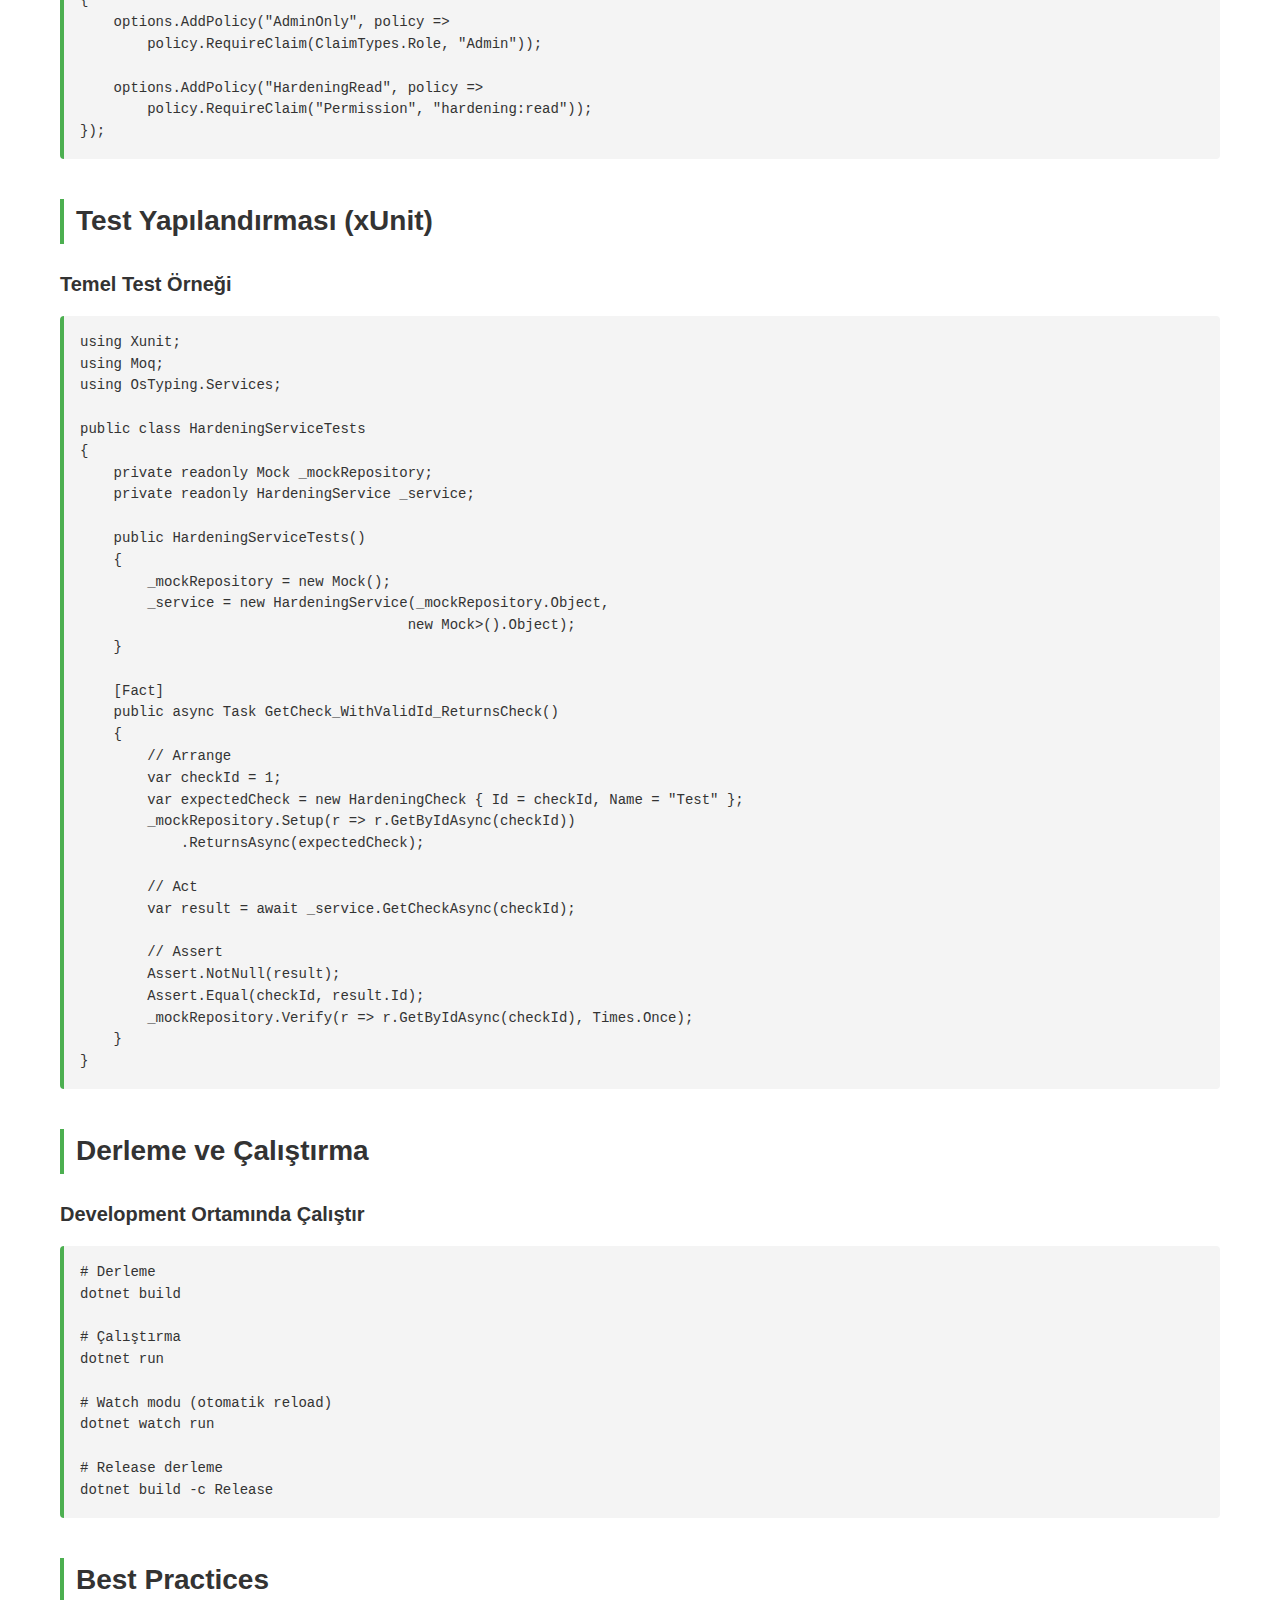
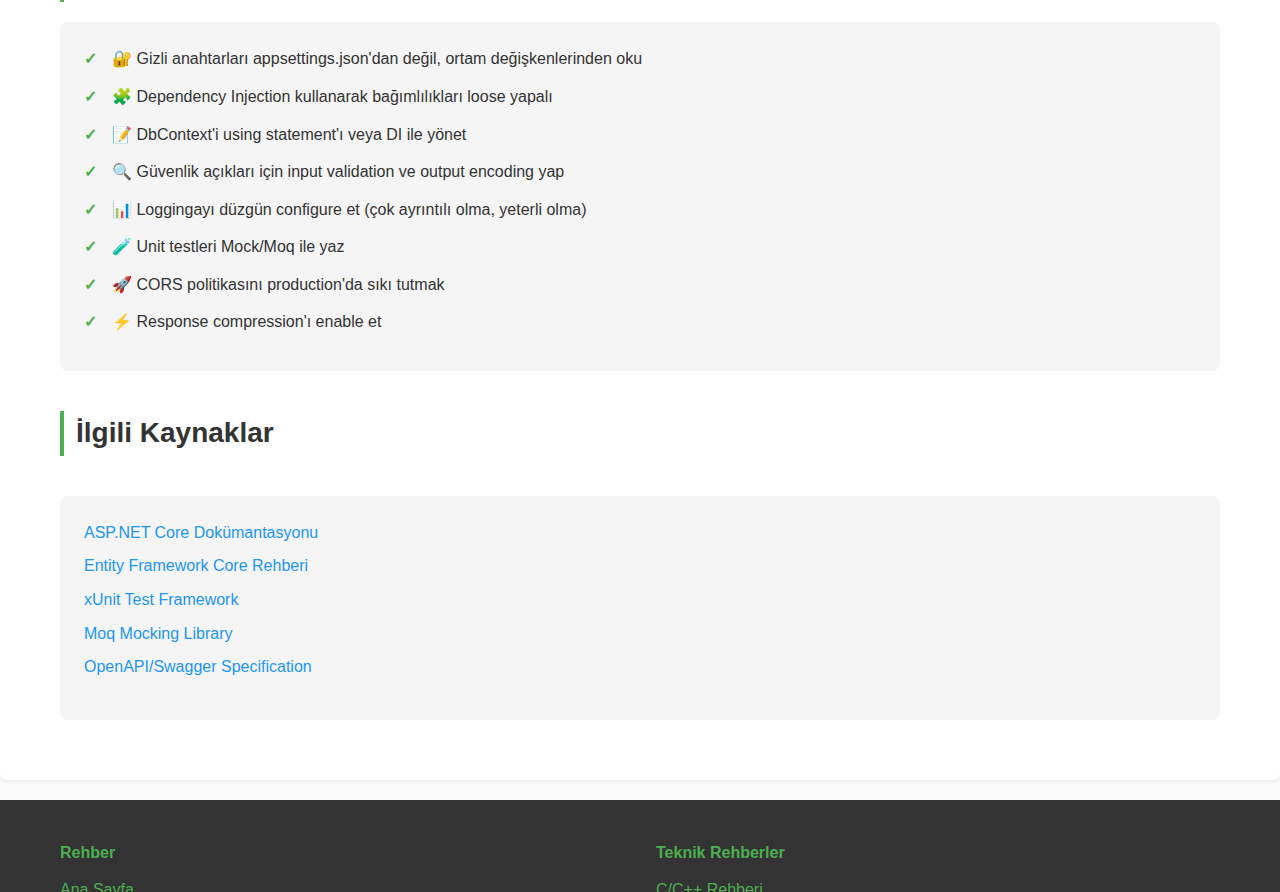
<file: docs/aspnet-guide.html>
<!DOCTYPE html>
<html lang="tr">
<head>
    <meta charset="UTF-8">
    <meta name="viewport" content="width=device-width, initial-scale=1.0">
    <meta name="description" content="OS Typing ASP.NET Konfigürasyonu — Entity Framework, Dependency Injection, Middleware">
    <meta name="keywords" content="ASP.NET, C#, Entity Framework, konfigürasyon, middleware">
    <meta property="og:title" content="ASP.NET Konfigürasyonu — OS Typing">
    <meta property="og:description" content="Web uygulaması kurulum ve yapılandırma rehberi">
    <title>ASP.NET Konfigürasyonu — OS Typing</title>
    <link rel="stylesheet" href="assets/style.css">
</head>
<body>
    <nav class="navbar">
        <div class="container">
            <div class="nav-brand">
                <span class="logo">◆</span>
                <span class="title">OS Typing</span>
            </div>
            <ul class="nav-menu">
                <li><a href="index.html">Ana Sayfa</a></li>
                <li><a href="quickstart.html">Hızlı Başlangıç</a></li>
                <li><a href="c-cpp-guide.html">C/C++</a></li>
                <li><a href="python-guide.html">Python3</a></li>
                <li><a href="aspnet-guide.html" class="active">ASP.NET</a></li>
            </ul>
        </div>
    </nav>

    <section class="content">
        <div class="container">
            <div class="breadcrumb">
                <a href="index.html">Ana Sayfa</a>
                <span class="separator">/</span>
                <span class="active">ASP.NET Konfigürasyonu</span>
            </div>

            <h1>ASP.NET Konfigürasyonu Rehberi</h1>

            <div class="alert alert-info">
                <strong>Not:</strong> Bu rehber ASP.NET 6+ ve Entity Framework Core 6+ için yazılmıştır.
            </div>

            <h2>Proje Kurulumu</h2>

            <h3>Yeni Proje Oluştur</h3>
            <pre><code># Web API projesi oluştur
dotnet new webapi -n OsTypingApi
cd OsTypingApi

# Veya MVC projesi
dotnet new mvc -n OsTypingWeb

# NuGet paketlerini geri yükle
dotnet restore</code></pre>

            <h2>appsettings.json Konfigürasyonu</h2>

            <h3>Temel Yapılandırma</h3>
            <pre><code class="language-json">{
  "Logging": {
    "LogLevel": {
      "Default": "Information",
      "Microsoft.AspNetCore": "Warning"
    },
    "Console": {
      "IncludeScopes": true
    }
  },
  "ConnectionStrings": {
    "DefaultConnection": "Server=localhost;Database=OsTyping;User=sa;Password=YourPassword;"
  },
  "AllowedHosts": "*",
  "Security": {
    "CorsPolicies": {
      "AllowedOrigins": ["http://localhost:3000", "https://yourdomain.com"],
      "AllowedMethods": ["GET", "POST", "PUT", "DELETE"],
      "AllowedHeaders": ["*"]
    },
    "Jwt": {
      "Key": "your-secret-key-min-32-characters-long",
      "Issuer": "OsTypingApp",
      "Audience": "OsTypingUsers",
      "ExpirationMinutes": 60
    }
  },
  "Features": {
    "EnableSwagger": true,
    "EnableMetrics": true,
    "CacheDuration": 300
  }
}</code></pre>

            <h2>Program.cs Yapılandırması</h2>

            <h3>Servis Kayıt Etme</h3>
            <pre><code class="language-csharp">using Microsoft.EntityFrameworkCore;
using OsTyping.Data;
using OsTyping.Services;

var builder = WebApplication.CreateBuilder(args);

// Add DbContext
builder.Services.AddDbContext<ApplicationDbContext>(options =>
    options.UseSqlServer(builder.Configuration.GetConnectionString("DefaultConnection")));

// Add CORS
builder.Services.AddCors(options =>
{
    options.AddPolicy("AllowSpecificOrigins", policy =>
    {
        policy.WithOrigins("http://localhost:3000")
              .AllowAnyMethod()
              .AllowAnyHeader();
    });
});

// Add Controllers and Swagger
builder.Services.AddControllers();
builder.Services.AddSwaggerGen();

// Register services (Dependency Injection)
builder.Services.AddScoped<IHardeningService, HardeningService>();
builder.Services.AddScoped<IOsCheckService, OsCheckService>();
builder.Services.AddSingleton<ICacheService, MemoryCacheService>();

var app = builder.Build();

// Middleware
if (app.Environment.IsDevelopment())
{
    app.UseSwagger();
    app.UseSwaggerUI();
}

app.UseHttpsRedirection();
app.UseCors("AllowSpecificOrigins");
app.UseAuthentication();
app.UseAuthorization();
app.MapControllers();
app.Run();</code></pre>

            <h2>Entity Framework Konfigürasyonu</h2>

            <h3>DbContext Oluştur</h3>
            <pre><code class="language-csharp">using Microsoft.EntityFrameworkCore;
using OsTyping.Models;

namespace OsTyping.Data
{
    public class ApplicationDbContext : DbContext
    {
        public ApplicationDbContext(DbContextOptions<ApplicationDbContext> options) 
            : base(options) { }

        public DbSet<HardeningCheck> HardeningChecks { get; set; }
        public DbSet<SystemMetric> SystemMetrics { get; set; }
        public DbSet<AuditLog> AuditLogs { get; set; }

        protected override void OnModelCreating(ModelBuilder modelBuilder)
        {
            base.OnModelCreating(modelBuilder);

            // Configure HardeningCheck
            modelBuilder.Entity<HardeningCheck>()
                .HasKey(h => h.Id);
            
            modelBuilder.Entity<HardeningCheck>()
                .Property(h => h.CreatedAt)
                .HasDefaultValueSql("GETUTCDATE()");

            // Configure indexes
            modelBuilder.Entity<AuditLog>()
                .HasIndex(a => a.Timestamp)
                .IsDescending();

            modelBuilder.Entity<HardeningCheck>()
                .HasIndex(h => h.SystemId);
        }
    }
}</code></pre>

            <h3>Migration'ları Çalıştır</h3>
            <pre><code># Initial migration oluştur
dotnet ef migrations add InitialCreate

# Database'i güncelle
dotnet ef database update

# Migration'ları kontrol et
dotnet ef migrations list</code></pre>

            <h2>Dependency Injection (DI)</h2>

            <h3>Servis İnterfacelerini Tanımla</h3>
            <pre><code class="language-csharp">// Services/IHardeningService.cs
public interface IHardeningService
{
    Task<HardeningCheckDto> GetCheckAsync(int id);
    Task<List<HardeningCheckDto>> GetAllChecksAsync();
    Task<HardeningCheckDto> CreateCheckAsync(CreateCheckDto dto);
    Task UpdateCheckAsync(int id, UpdateCheckDto dto);
    Task DeleteCheckAsync(int id);
}

// Services/HardeningService.cs
public class HardeningService : IHardeningService
{
    private readonly IHardeningRepository _repository;
    private readonly ILogger<HardeningService> _logger;

    public HardeningService(IHardeningRepository repository, 
                           ILogger<HardeningService> logger)
    {
        _repository = repository;
        _logger = logger;
    }

    public async Task<HardeningCheckDto> GetCheckAsync(int id)
    {
        _logger.LogInformation("Fetching hardening check {Id}", id);
        var check = await _repository.GetByIdAsync(id);
        return check == null ? null : MapToDto(check);
    }
}</code></pre>

            <h2>Middleware Yapılandırması</h2>

            <h3>Hata Yönetimi Middleware'i</h3>
            <pre><code class="language-csharp">public class ExceptionHandlingMiddleware
{
    private readonly RequestDelegate _next;
    private readonly ILogger<ExceptionHandlingMiddleware> _logger;

    public ExceptionHandlingMiddleware(RequestDelegate next, 
                                       ILogger<ExceptionHandlingMiddleware> logger)
    {
        _next = next;
        _logger = logger;
    }

    public async Task InvokeAsync(HttpContext context)
    {
        try
        {
            await _next(context);
        }
        catch (Exception ex)
        {
            _logger.LogError(ex, "An unhandled exception occurred");
            context.Response.ContentType = "application/json";
            context.Response.StatusCode = StatusCodes.Status500InternalServerError;
            
            await context.Response.WriteAsJsonAsync(new { 
                error = "Internal server error",
                message = ex.Message 
            });
        }
    }
}</code></pre>

            <h2>Kimlik Doğrulama & Yetkilendirme</h2>

            <h3>JWT Konfigürasyonu</h3>
            <pre><code class="language-csharp">// Program.cs
builder.Services.AddAuthentication(JwtBearerDefaults.AuthenticationScheme)
    .AddJwtBearer(options =>
    {
        options.TokenValidationParameters = new TokenValidationParameters
        {
            ValidateIssuerSigningKey = true,
            IssuerSigningKey = new SymmetricSecurityKey(Encoding.UTF8.GetBytes(
                builder.Configuration["Security:Jwt:Key"])),
            ValidateIssuer = true,
            ValidIssuer = builder.Configuration["Security:Jwt:Issuer"],
            ValidateAudience = true,
            ValidAudience = builder.Configuration["Security:Jwt:Audience"],
            ValidateLifetime = true,
            ClockSkew = TimeSpan.Zero
        };
    });

// Yetkilendirme politikaları
builder.Services.AddAuthorization(options =>
{
    options.AddPolicy("AdminOnly", policy =>
        policy.RequireClaim(ClaimTypes.Role, "Admin"));
    
    options.AddPolicy("HardeningRead", policy =>
        policy.RequireClaim("Permission", "hardening:read"));
});</code></pre>

            <h2>Test Yapılandırması (xUnit)</h2>

            <h3>Temel Test Örneği</h3>
            <pre><code class="language-csharp">using Xunit;
using Moq;
using OsTyping.Services;

public class HardeningServiceTests
{
    private readonly Mock<IHardeningRepository> _mockRepository;
    private readonly HardeningService _service;

    public HardeningServiceTests()
    {
        _mockRepository = new Mock<IHardeningRepository>();
        _service = new HardeningService(_mockRepository.Object, 
                                       new Mock<ILogger<HardeningService>>().Object);
    }

    [Fact]
    public async Task GetCheck_WithValidId_ReturnsCheck()
    {
        // Arrange
        var checkId = 1;
        var expectedCheck = new HardeningCheck { Id = checkId, Name = "Test" };
        _mockRepository.Setup(r => r.GetByIdAsync(checkId))
            .ReturnsAsync(expectedCheck);

        // Act
        var result = await _service.GetCheckAsync(checkId);

        // Assert
        Assert.NotNull(result);
        Assert.Equal(checkId, result.Id);
        _mockRepository.Verify(r => r.GetByIdAsync(checkId), Times.Once);
    }
}</code></pre>

            <h2>Derleme ve Çalıştırma</h2>

            <h3>Development Ortamında Çalıştır</h3>
            <pre><code># Derleme
dotnet build

# Çalıştırma
dotnet run

# Watch modu (otomatik reload)
dotnet watch run

# Release derleme
dotnet build -c Release</code></pre>

            <h2>Best Practices</h2>

            <ul class="best-practices">
                <li>🔐 Gizli anahtarları appsettings.json'dan değil, ortam değişkenlerinden oku</li>
                <li>🧩 Dependency Injection kullanarak bağımlılıkları loose yapalı</li>
                <li>📝 DbContext'i using statement'ı veya DI ile yönet</li>
                <li>🔍 Güvenlik açıkları için input validation ve output encoding yap</li>
                <li>📊 Loggingayı düzgün configure et (çok ayrıntılı olma, yeterli olma)</li>
                <li>🧪 Unit testleri Mock/Moq ile yaz</li>
                <li>🚀 CORS politikasını production'da sıkı tutmak</li>
                <li>⚡ Response compression'ı enable et</li>
            </ul>

            <h2>İlgili Kaynaklar</h2>

            <div class="related-links">
                <ul>
                    <li><a href="https://docs.microsoft.com/en-us/aspnet/core/">ASP.NET Core Dokümantasyonu</a></li>
                    <li><a href="https://docs.microsoft.com/en-us/ef/core/">Entity Framework Core Rehberi</a></li>
                    <li><a href="https://xunit.net/docs/getting-started/netcore">xUnit Test Framework</a></li>
                    <li><a href="https://github.com/Moq/moq4">Moq Mocking Library</a></li>
                    <li><a href="https://swagger.io/">OpenAPI/Swagger Specification</a></li>
                </ul>
            </div>
        </div>
    </section>

    <footer>
        <div class="container">
            <div style="display: grid; grid-template-columns: repeat(auto-fit, minmax(200px, 1fr)); gap: 32px; margin-bottom: 32px; text-align: left;">
                <div>
                    <h4 style="color: var(--primary-color); margin-bottom: 12px;">Rehber</h4>
                    <ul style="list-style: none; margin: 0;">
                        <li><a href="index.html">Ana Sayfa</a></li>
                        <li><a href="quickstart.html">Hızlı Başlangıç</a></li>
                        <li><a href="deployment.html">Dağıtım</a></li>
                        <li><a href="architecture.html">Mimari</a></li>
                    </ul>
                </div>
                <div>
                    <h4 style="color: var(--primary-color); margin-bottom: 12px;">Teknik Rehberler</h4>
                    <ul style="list-style: none; margin: 0;">
                        <li><a href="c-cpp-guide.html">C/C++ Rehberi</a></li>
                        <li><a href="python-guide.html">Python3 Rehberi</a></li>
                        <li><a href="aspnet-guide.html">ASP.NET Rehberi</a></li>
                        <li><a href="api/">API Docs</a></li>
                    </ul>
                </div>
            </div>
            <hr style="border: none; border-top: 1px solid rgba(255,255,255,0.2); margin: 24px 0;">
            <p>&copy; 2026 OS Typing Projesi. MIT Lisansı ile yayınlanmıştır.</p>
        </div>
    </footer>

    <button class="back-to-top" id="backToTop" title="Yukarı Git">↑</button>

    <script>
        const backToTop = document.getElementById('backToTop');
        window.addEventListener('scroll', () => {
            if (window.pageYOffset > 300) {
                backToTop.classList.add('show');
            } else {
                backToTop.classList.remove('show');
            }
        });
        backToTop.addEventListener('click', () => {
            window.scrollTo({ top: 0, behavior: 'smooth' });
        });

        document.querySelectorAll('pre').forEach(block => {
            const container = document.createElement('div');
            container.className = 'code-container';
            
            const button = document.createElement('button');
            button.className = 'copy-button';
            button.textContent = '📋 Kopyala';
            
            button.addEventListener('click', () => {
                const code = block.querySelector('code') || block;
                const text = code.textContent;
                navigator.clipboard.writeText(text).then(() => {
                    button.textContent = '✓ Kopyalandı';
                    button.classList.add('copied');
                    setTimeout(() => {
                        button.textContent = '📋 Kopyala';
                        button.classList.remove('copied');
                    }, 2000);
                });
            });
            
            block.parentNode.insertBefore(container, block);
            container.appendChild(block);
            container.appendChild(button);
        });
    </script>
</body>
</html>
</file>
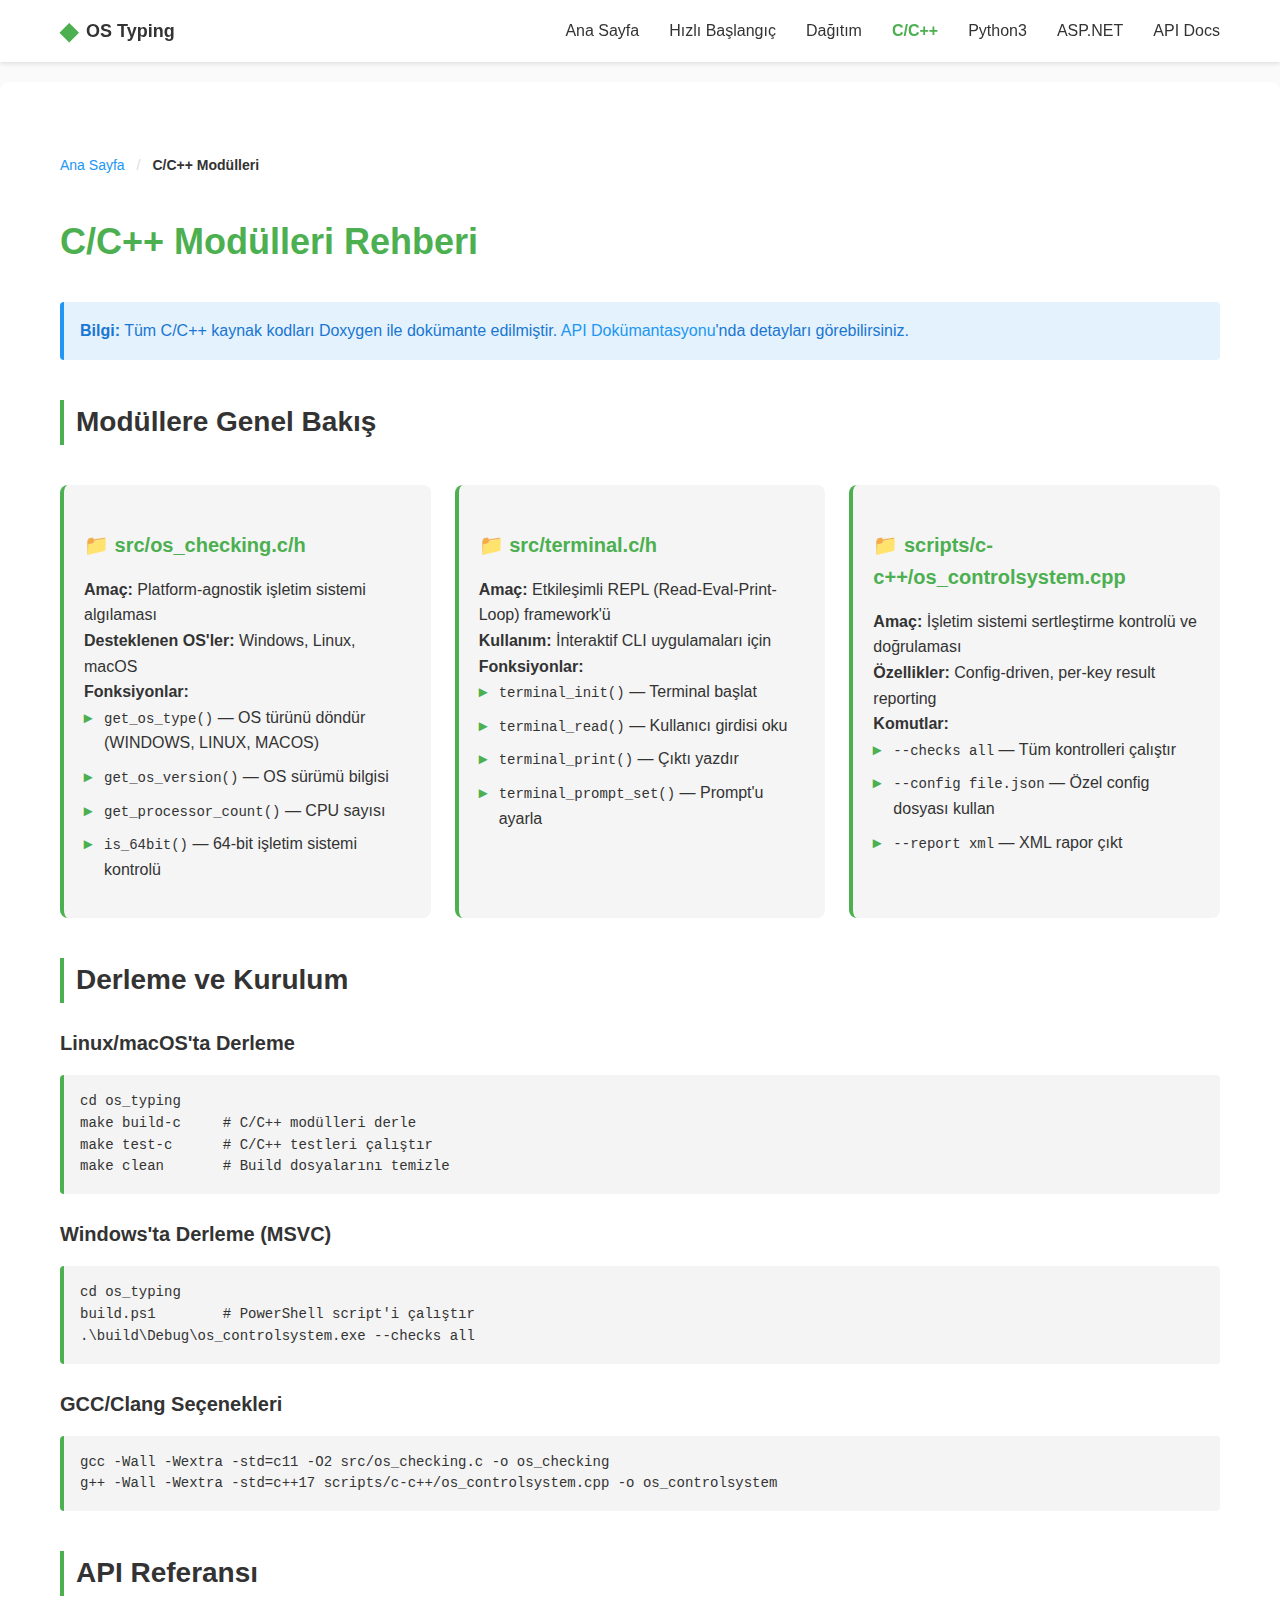
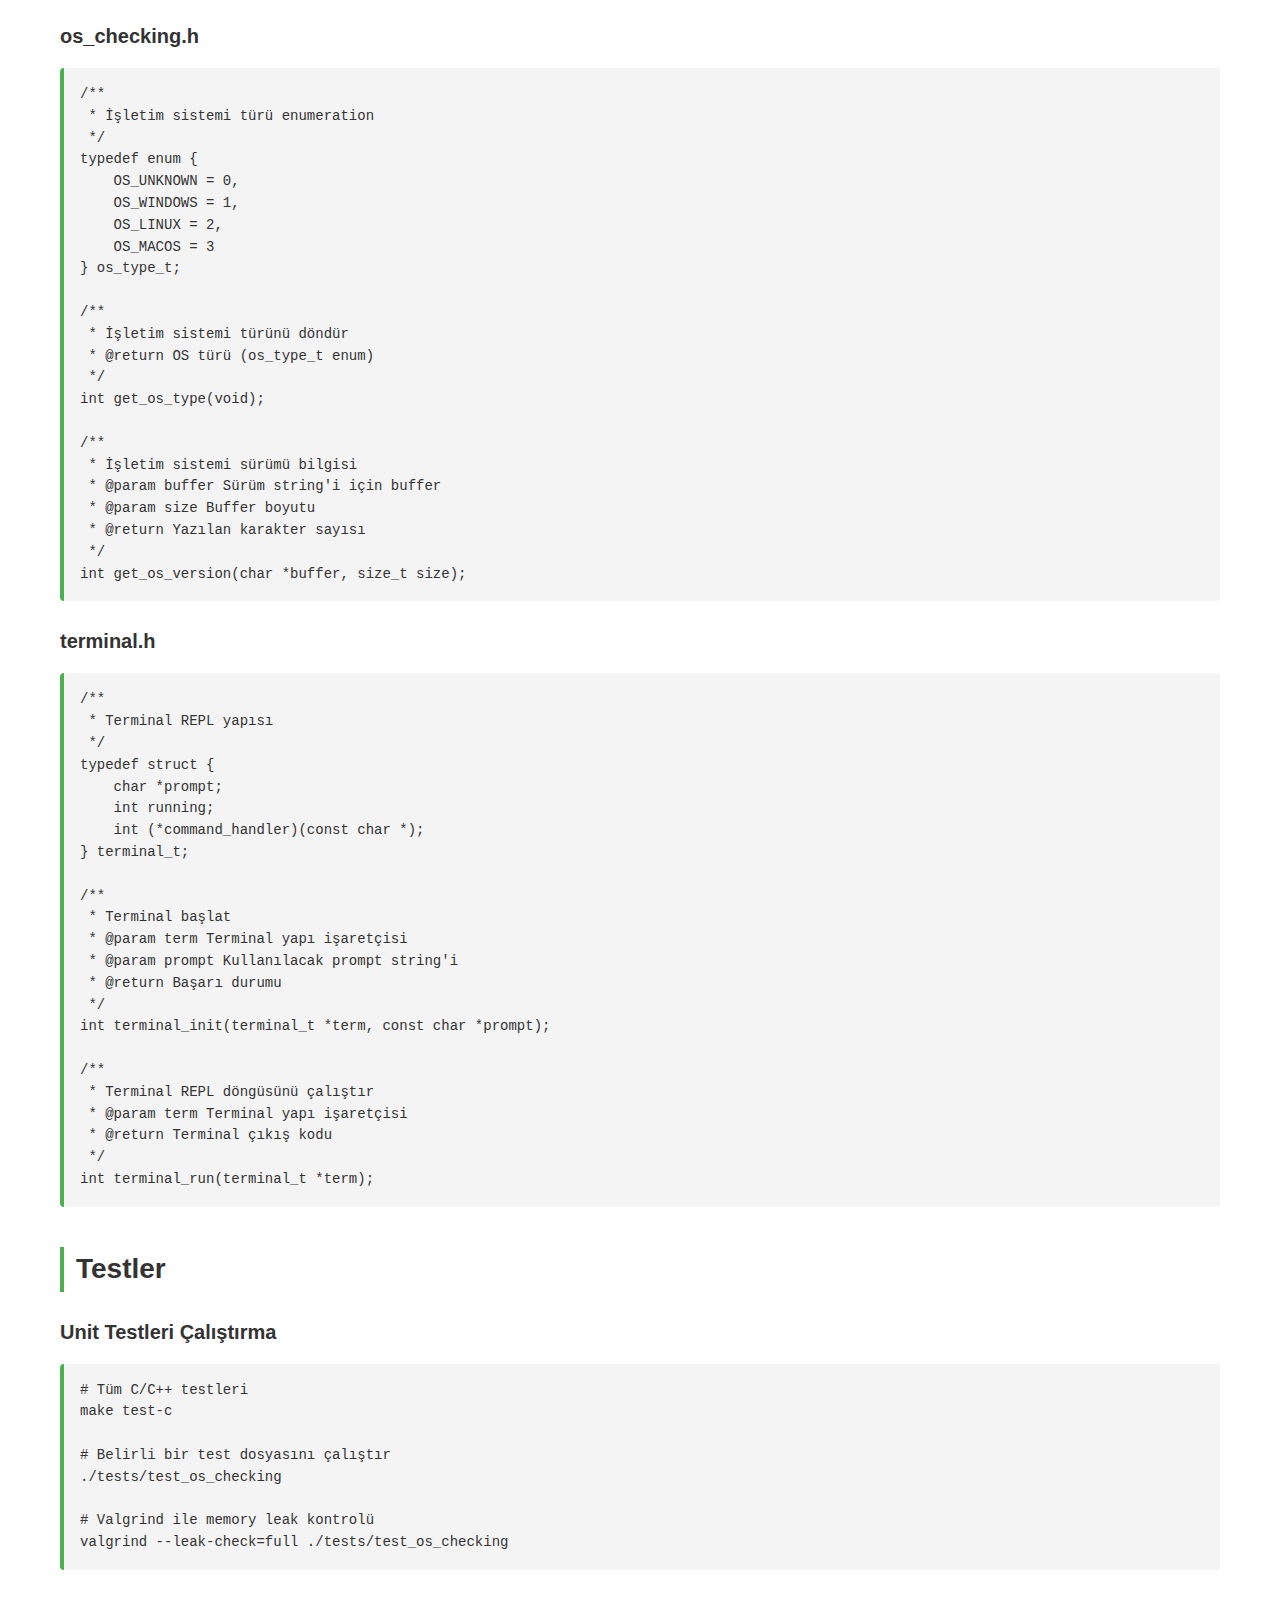
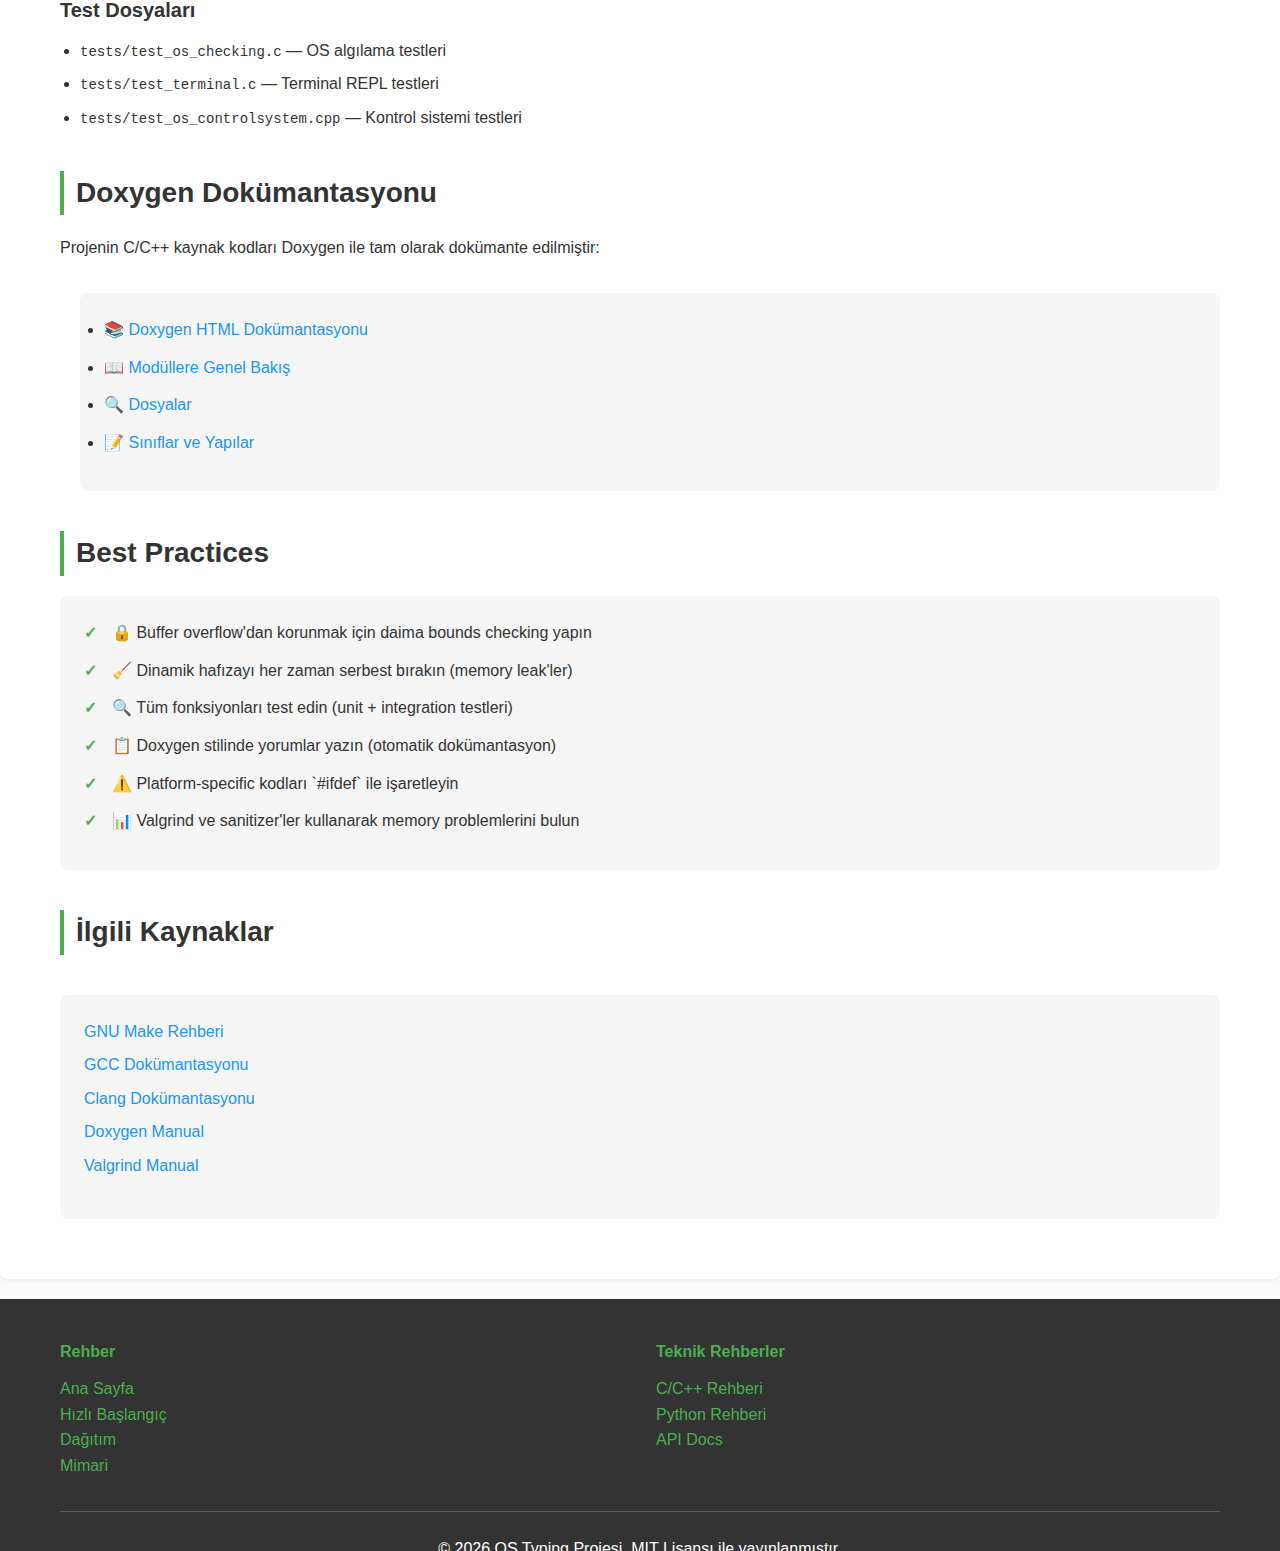
<file: docs/c-cpp-guide.html>
<!DOCTYPE html>
<html lang="tr">
<head>
    <meta charset="UTF-8">
    <meta name="viewport" content="width=device-width, initial-scale=1.0">
    <meta name="description" content="OS Typing C/C++ Modülleri — os_checking, terminal, os_controlsystem">
    <meta name="keywords" content="C, C++, modüller, os_checking, terminal, os_controlsystem">
    <meta property="og:title" content="C/C++ Modülleri — OS Typing">
    <meta property="og:description" content="OS detection, terminal REPL, hardening control utilities">
    <title>C/C++ Modülleri — OS Typing</title>
    <link rel="stylesheet" href="assets/style.css">
</head>
<body>
    <nav class="navbar">
        <div class="container">
            <div class="nav-brand">
                <span class="logo">◆</span>
                <span class="title">OS Typing</span>
            </div>
            <ul class="nav-menu">
                <li><a href="index.html">Ana Sayfa</a></li>
                <li><a href="quickstart.html">Hızlı Başlangıç</a></li>
                <li><a href="deployment.html">Dağıtım</a></li>
                <li><a href="c-cpp-guide.html" class="active">C/C++</a></li>
                <li><a href="python-guide.html">Python3</a></li>
                <li><a href="aspnet-guide.html">ASP.NET</a></li>
                <li><a href="api/">API Docs</a></li>
            </ul>
        </div>
    </nav>

    <section class="content">
        <div class="container">
            <div class="breadcrumb">
                <a href="index.html">Ana Sayfa</a>
                <span class="separator">/</span>
                <span class="active">C/C++ Modülleri</span>
            </div>

            <h1>C/C++ Modülleri Rehberi</h1>

            <div class="alert alert-info">
                <strong>Bilgi:</strong> Tüm C/C++ kaynak kodları Doxygen ile dokümante edilmiştir. <a href="api/">API Dokümantasyonu</a>'nda detayları görebilirsiniz.
            </div>

            <h2>Modüllere Genel Bakış</h2>

            <div class="components-list">
                <div class="component">
                    <h3>📁 src/os_checking.c/h</h3>
                    <p><strong>Amaç:</strong> Platform-agnostik işletim sistemi algılaması</p>
                    <p><strong>Desteklenen OS'ler:</strong> Windows, Linux, macOS</p>
                    <p><strong>Fonksiyonlar:</strong></p>
                    <ul>
                        <li><code>get_os_type()</code> — OS türünü döndür (WINDOWS, LINUX, MACOS)</li>
                        <li><code>get_os_version()</code> — OS sürümü bilgisi</li>
                        <li><code>get_processor_count()</code> — CPU sayısı</li>
                        <li><code>is_64bit()</code> — 64-bit işletim sistemi kontrolü</li>
                    </ul>
                </div>

                <div class="component">
                    <h3>📁 src/terminal.c/h</h3>
                    <p><strong>Amaç:</strong> Etkileşimli REPL (Read-Eval-Print-Loop) framework'ü</p>
                    <p><strong>Kullanım:</strong> İnteraktif CLI uygulamaları için</p>
                    <p><strong>Fonksiyonlar:</strong></p>
                    <ul>
                        <li><code>terminal_init()</code> — Terminal başlat</li>
                        <li><code>terminal_read()</code> — Kullanıcı girdisi oku</li>
                        <li><code>terminal_print()</code> — Çıktı yazdır</li>
                        <li><code>terminal_prompt_set()</code> — Prompt'u ayarla</li>
                    </ul>
                </div>

                <div class="component">
                    <h3>📁 scripts/c-c++/os_controlsystem.cpp</h3>
                    <p><strong>Amaç:</strong> İşletim sistemi sertleştirme kontrolü ve doğrulaması</p>
                    <p><strong>Özellikler:</strong> Config-driven, per-key result reporting</p>
                    <p><strong>Komutlar:</strong></p>
                    <ul>
                        <li><code>--checks all</code> — Tüm kontrolleri çalıştır</li>
                        <li><code>--config file.json</code> — Özel config dosyası kullan</li>
                        <li><code>--report xml</code> — XML rapor çıkt</li>
                    </ul>
                </div>
            </div>

            <h2>Derleme ve Kurulum</h2>

            <h3>Linux/macOS'ta Derleme</h3>
            <pre><code>cd os_typing
make build-c     # C/C++ modülleri derle
make test-c      # C/C++ testleri çalıştır
make clean       # Build dosyalarını temizle</code></pre>

            <h3>Windows'ta Derleme (MSVC)</h3>
            <pre><code>cd os_typing
build.ps1        # PowerShell script'i çalıştır
.\build\Debug\os_controlsystem.exe --checks all</code></pre>

            <h3>GCC/Clang Seçenekleri</h3>
            <pre><code>gcc -Wall -Wextra -std=c11 -O2 src/os_checking.c -o os_checking
g++ -Wall -Wextra -std=c++17 scripts/c-c++/os_controlsystem.cpp -o os_controlsystem</code></pre>

            <h2>API Referansı</h2>

            <h3>os_checking.h</h3>
            <pre><code class="language-c">/**
 * İşletim sistemi türü enumeration
 */
typedef enum {
    OS_UNKNOWN = 0,
    OS_WINDOWS = 1,
    OS_LINUX = 2,
    OS_MACOS = 3
} os_type_t;

/**
 * İşletim sistemi türünü döndür
 * @return OS türü (os_type_t enum)
 */
int get_os_type(void);

/**
 * İşletim sistemi sürümü bilgisi
 * @param buffer Sürüm string'i için buffer
 * @param size Buffer boyutu
 * @return Yazılan karakter sayısı
 */
int get_os_version(char *buffer, size_t size);</code></pre>

            <h3>terminal.h</h3>
            <pre><code class="language-c">/**
 * Terminal REPL yapısı
 */
typedef struct {
    char *prompt;
    int running;
    int (*command_handler)(const char *);
} terminal_t;

/**
 * Terminal başlat
 * @param term Terminal yapı işaretçisi
 * @param prompt Kullanılacak prompt string'i
 * @return Başarı durumu
 */
int terminal_init(terminal_t *term, const char *prompt);

/**
 * Terminal REPL döngüsünü çalıştır
 * @param term Terminal yapı işaretçisi
 * @return Terminal çıkış kodu
 */
int terminal_run(terminal_t *term);</code></pre>

            <h2>Testler</h2>

            <h3>Unit Testleri Çalıştırma</h3>
            <pre><code># Tüm C/C++ testleri
make test-c

# Belirli bir test dosyasını çalıştır
./tests/test_os_checking

# Valgrind ile memory leak kontrolü
valgrind --leak-check=full ./tests/test_os_checking</code></pre>

            <h3>Test Dosyaları</h3>
            <ul>
                <li><code>tests/test_os_checking.c</code> — OS algılama testleri</li>
                <li><code>tests/test_terminal.c</code> — Terminal REPL testleri</li>
                <li><code>tests/test_os_controlsystem.cpp</code> — Kontrol sistemi testleri</li>
            </ul>

            <h2>Doxygen Dokümantasyonu</h2>

            <p>Projenin C/C++ kaynak kodları Doxygen ile tam olarak dokümante edilmiştir:</p>

            <ul class="next-steps">
                <li>📚 <a href="api/html/index.html">Doxygen HTML Dokümantasyonu</a></li>
                <li>📖 <a href="api/html/modules.html">Modüllere Genel Bakış</a></li>
                <li>🔍 <a href="api/html/files.html">Dosyalar</a></li>
                <li>📝 <a href="api/html/classes.html">Sınıflar ve Yapılar</a></li>
            </ul>

            <h2>Best Practices</h2>

            <ul class="best-practices">
                <li>🔒 Buffer overflow'dan korunmak için daima bounds checking yapın</li>
                <li>🧹 Dinamik hafızayı her zaman serbest bırakın (memory leak'ler)</li>
                <li>🔍 Tüm fonksiyonları test edin (unit + integration testleri)</li>
                <li>📋 Doxygen stilinde yorumlar yazın (otomatik dokümantasyon)</li>
                <li>⚠️ Platform-specific kodları `#ifdef` ile işaretleyin</li>
                <li>📊 Valgrind ve sanitizer'ler kullanarak memory problemlerini bulun</li>
            </ul>

            <h2>İlgili Kaynaklar</h2>

            <div class="related-links">
                <ul>
                    <li><a href="https://www.gnu.org/software/make/">GNU Make Rehberi</a></li>
                    <li><a href="https://gcc.gnu.org/onlinedocs/">GCC Dokümantasyonu</a></li>
                    <li><a href="https://clang.llvm.org/docs/">Clang Dokümantasyonu</a></li>
                    <li><a href="https://www.doxygen.nl/manual/">Doxygen Manual</a></li>
                    <li><a href="https://valgrind.org/info/manual.html">Valgrind Manual</a></li>
                </ul>
            </div>
        </div>
    </section>

    <footer>
        <div class="container">
            <div style="display: grid; grid-template-columns: repeat(auto-fit, minmax(200px, 1fr)); gap: 32px; margin-bottom: 32px; text-align: left;">
                <div>
                    <h4 style="color: var(--primary-color); margin-bottom: 12px;">Rehber</h4>
                    <ul style="list-style: none; margin: 0;">
                        <li><a href="index.html">Ana Sayfa</a></li>
                        <li><a href="quickstart.html">Hızlı Başlangıç</a></li>
                        <li><a href="deployment.html">Dağıtım</a></li>
                        <li><a href="architecture.html">Mimari</a></li>
                    </ul>
                </div>
                <div>
                    <h4 style="color: var(--primary-color); margin-bottom: 12px;">Teknik Rehberler</h4>
                    <ul style="list-style: none; margin: 0;">
                        <li><a href="c-cpp-guide.html">C/C++ Rehberi</a></li>
                        <li><a href="python-guide.html">Python Rehberi</a></li>
                        <li><a href="api/">API Docs</a></li>
                    </ul>
                </div>
            </div>
            <hr style="border: none; border-top: 1px solid rgba(255,255,255,0.2); margin: 24px 0;">
            <p>&copy; 2026 OS Typing Projesi. MIT Lisansı ile yayınlanmıştır.</p>
        </div>
    </footer>

    <button class="back-to-top" id="backToTop" title="Yukarı Git">↑</button>

    <script>
        const backToTop = document.getElementById('backToTop');
        window.addEventListener('scroll', () => {
            if (window.pageYOffset > 300) {
                backToTop.classList.add('show');
            } else {
                backToTop.classList.remove('show');
            }
        });
        backToTop.addEventListener('click', () => {
            window.scrollTo({ top: 0, behavior: 'smooth' });
        });

        document.querySelectorAll('pre').forEach(block => {
            const container = document.createElement('div');
            container.className = 'code-container';
            
            const button = document.createElement('button');
            button.className = 'copy-button';
            button.textContent = '📋 Kopyala';
            
            button.addEventListener('click', () => {
                const code = block.querySelector('code') || block;
                const text = code.textContent;
                navigator.clipboard.writeText(text).then(() => {
                    button.textContent = '✓ Kopyalandı';
                    button.classList.add('copied');
                    setTimeout(() => {
                        button.textContent = '📋 Kopyala';
                        button.classList.remove('copied');
                    }, 2000);
                });
            });
            
            block.parentNode.insertBefore(container, block);
            container.appendChild(block);
            container.appendChild(button);
        });
    </script>
</body>
</html>
</file>
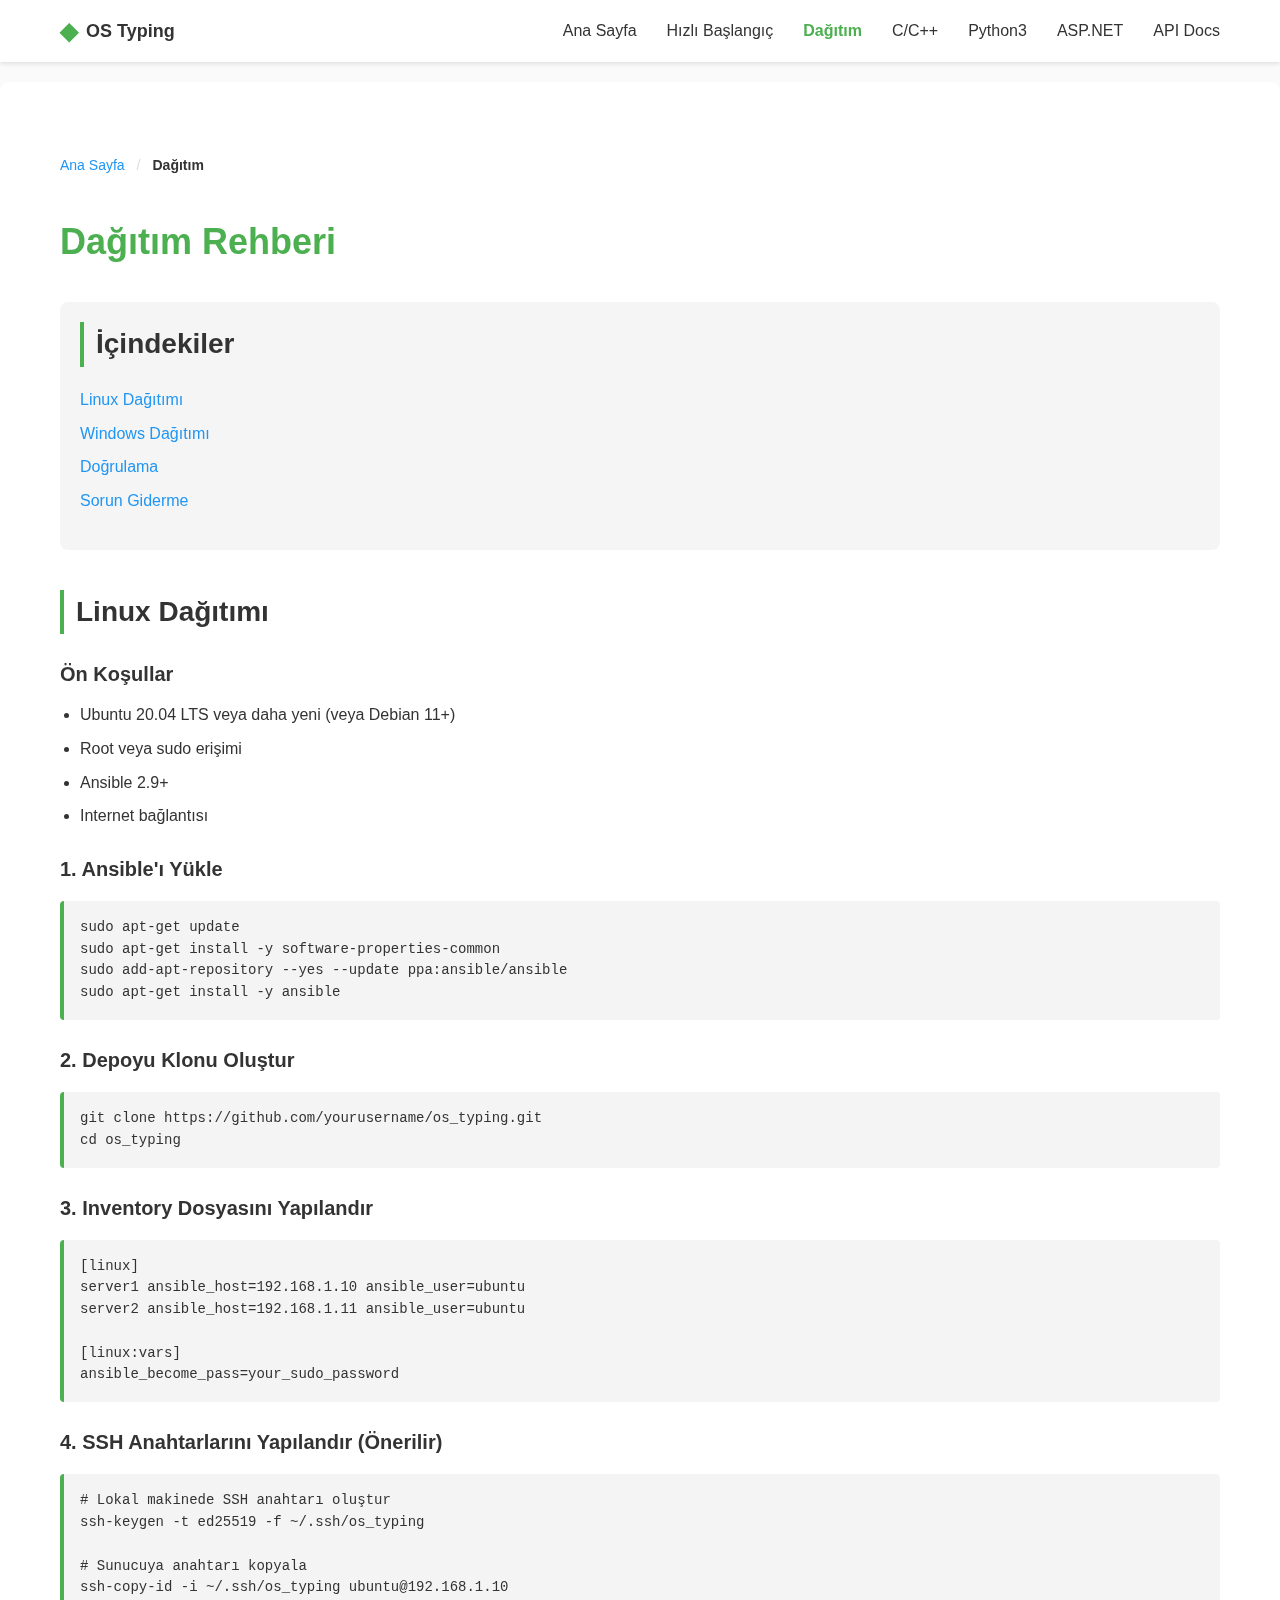
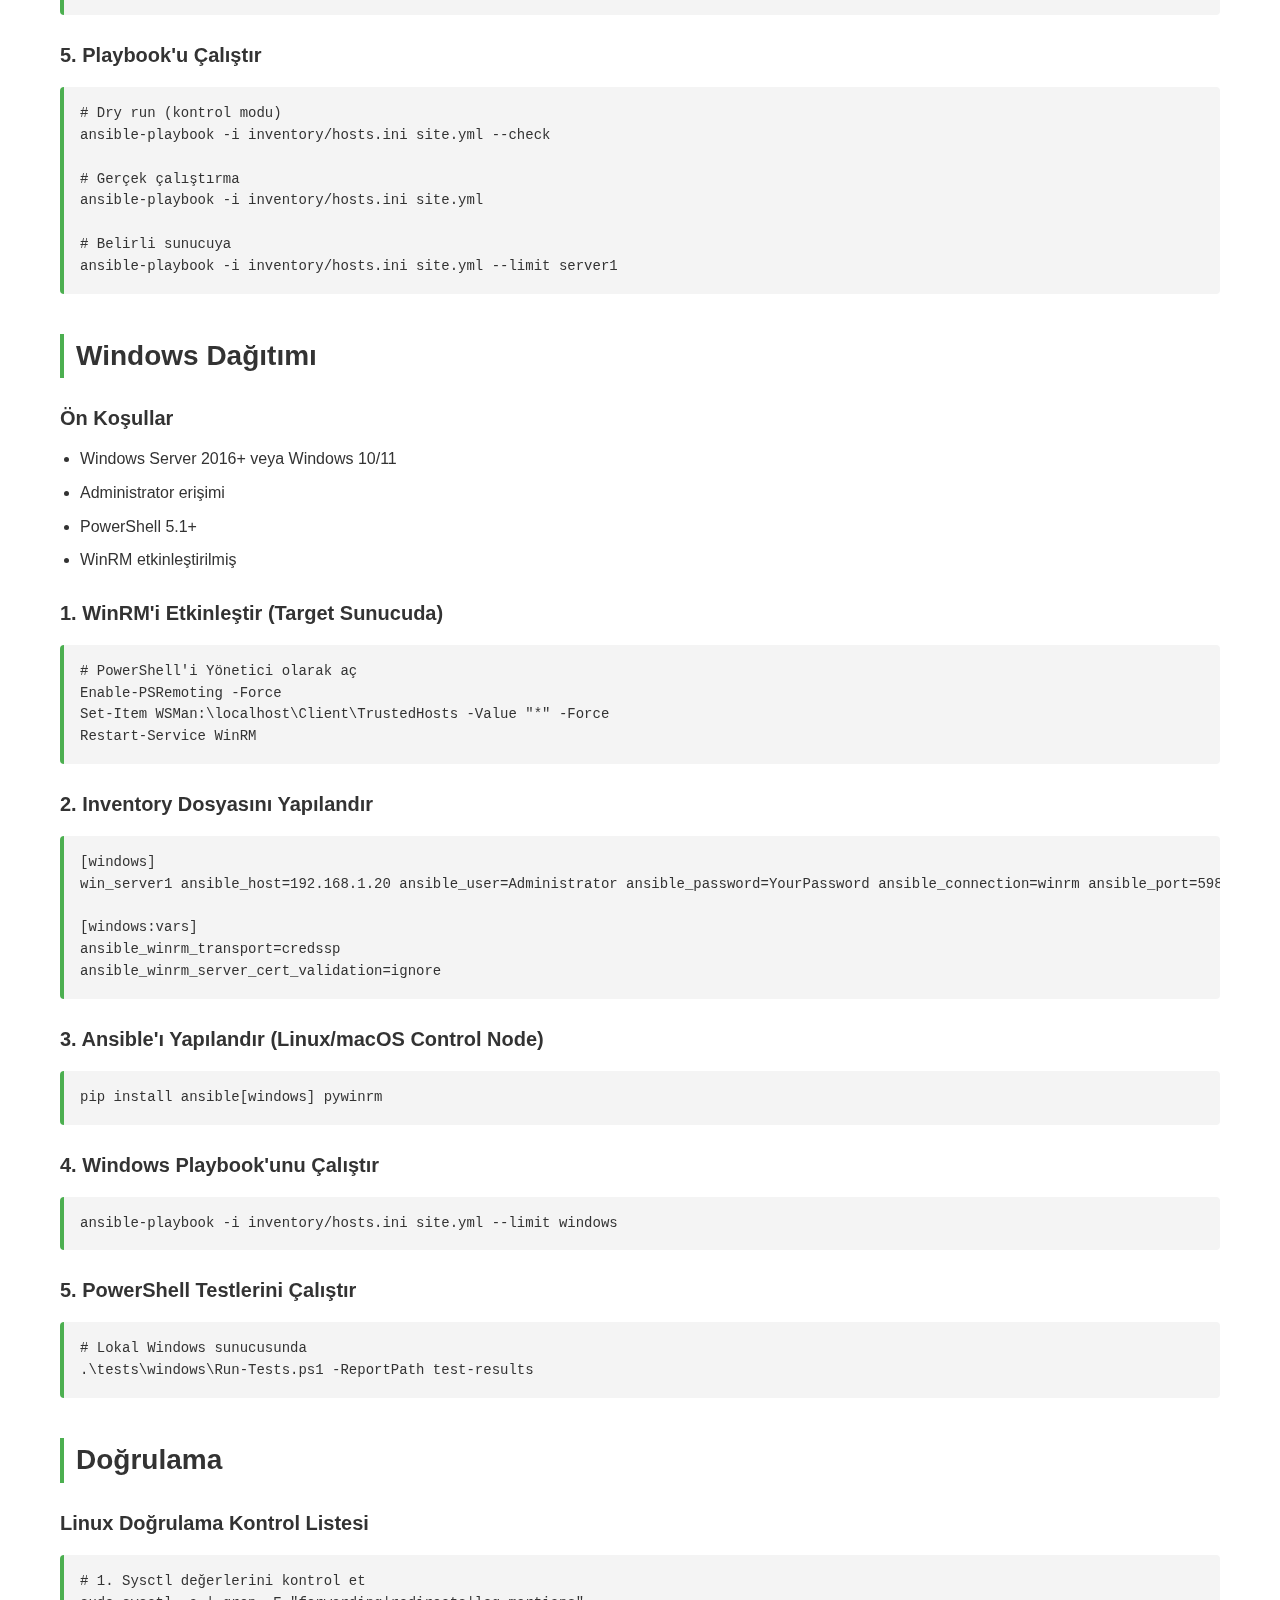
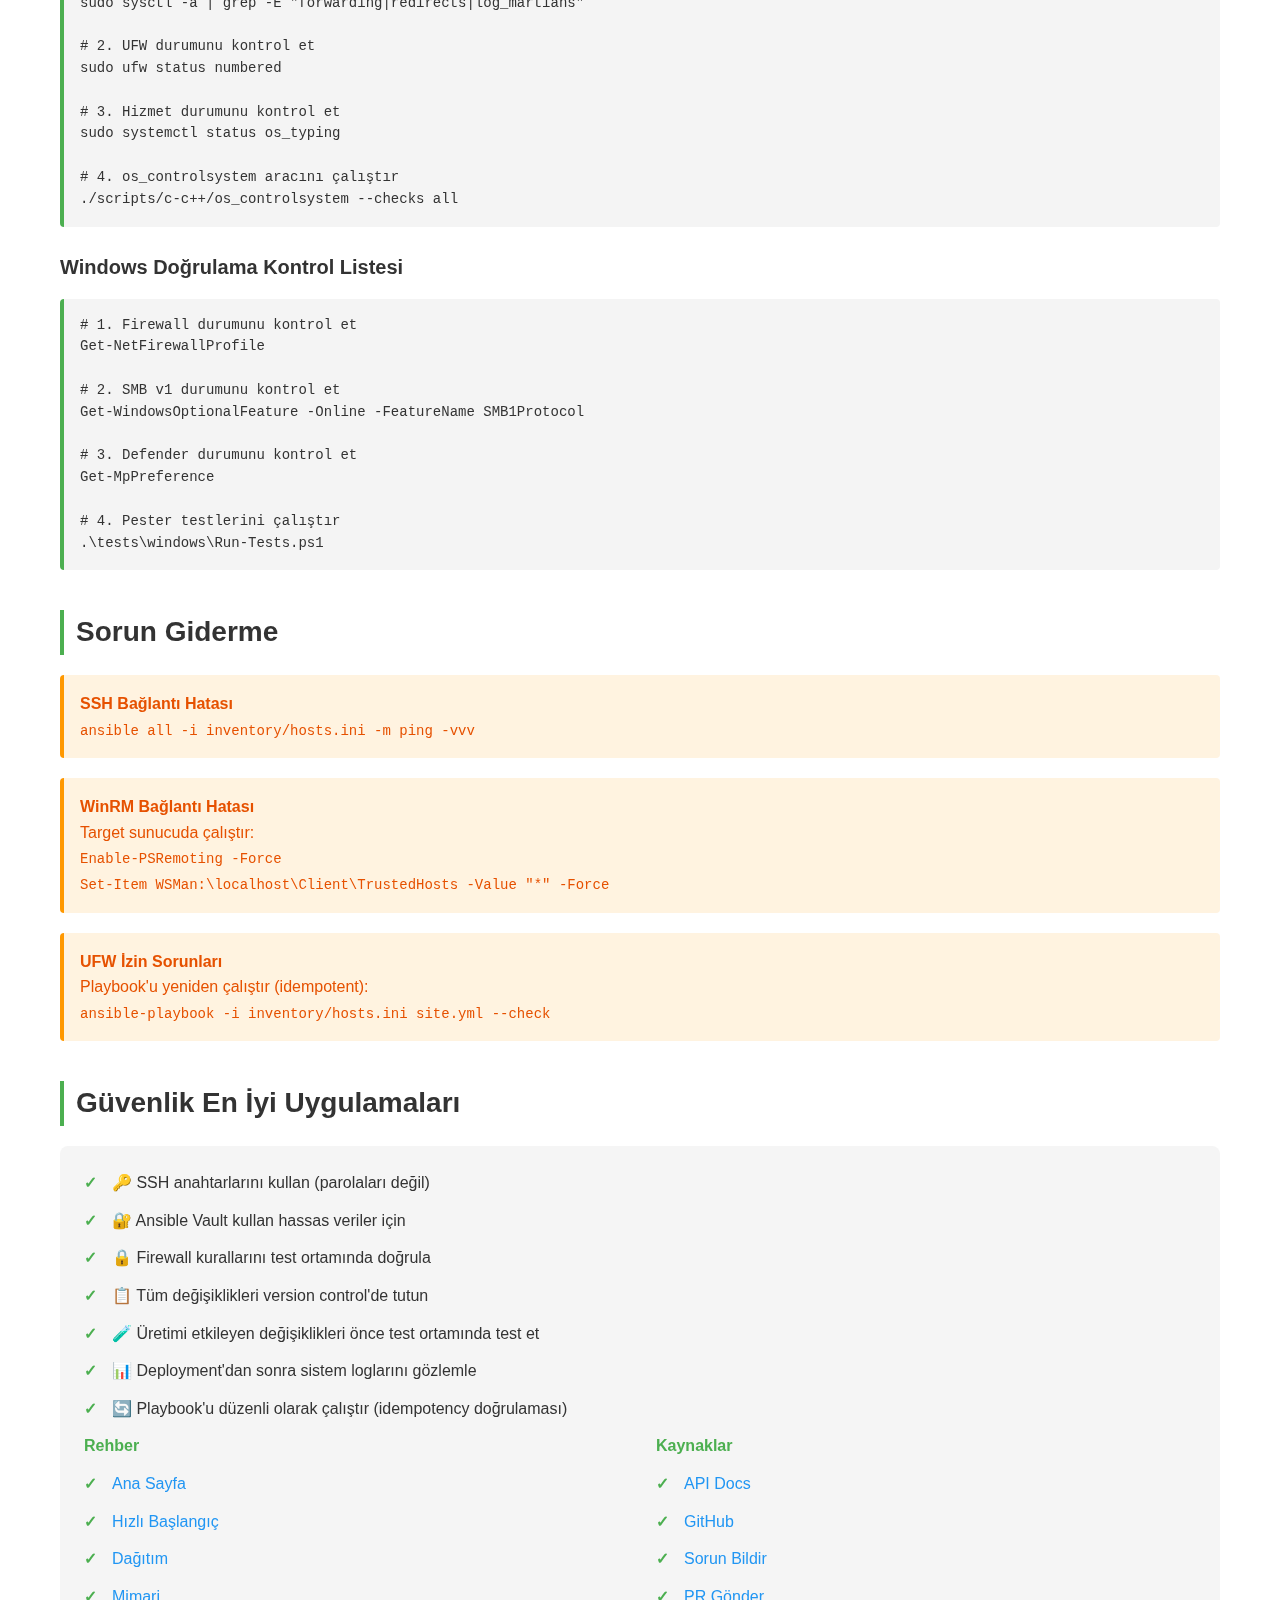
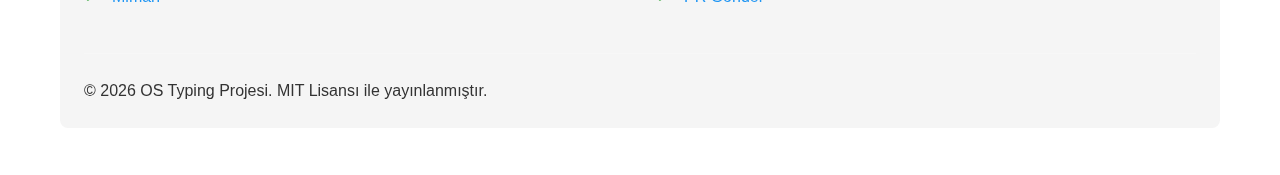
<file: docs/deployment.html>
<!DOCTYPE html>
<html lang="tr">
<head>
    <meta charset="UTF-8">
    <meta name="viewport" content="width=device-width, initial-scale=1.0">
    <meta name="description" content="OS Typing Dağıtım Rehberi — Linux ve Windows sunucularına deployment">
    <meta name="keywords" content="dağıtım, deployment, Ansible, Linux, Windows">
    <meta property="og:title" content="Dağıtım Rehberi — OS Typing">
    <meta property="og:description" content="Linux ve Windows sunucularına deployment adımları">
    <title>Dağıtım Rehberi — OS Typing</title>
    <link rel="stylesheet" href="assets/style.css">
</head>
<body>
    <nav class="navbar">
        <div class="container">
            <div class="nav-brand">
                <span class="logo">◆</span>
                <span class="title">OS Typing</span>
            </div>
            <ul class="nav-menu">
                <li><a href="index.html">Ana Sayfa</a></li>
                <li><a href="quickstart.html">Hızlı Başlangıç</a></li>
                <li><a href="deployment.html" class="active">Dağıtım</a></li>
                <li><a href="c-cpp-guide.html">C/C++</a></li>
                <li><a href="python-guide.html">Python3</a></li>
                <li><a href="aspnet-guide.html">ASP.NET</a></li>
                <li><a href="api/">API Docs</a></li>
            </ul>
        </div>
    </nav>

    <section class="content">
        <div class="container">
            <div class="breadcrumb">
                <a href="index.html">Ana Sayfa</a>
                <span class="separator">/</span>
                <span class="active">Dağıtım</span>
            </div>

            <h1>Dağıtım Rehberi</h1>
            
            <div class="toc">
                <h2>İçindekiler</h2>
                <ul>
                    <li><a href="#linux">Linux Dağıtımı</a></li>
                    <li><a href="#windows">Windows Dağıtımı</a></li>
                    <li><a href="#verification">Doğrulama</a></li>
                    <li><a href="#troubleshooting">Sorun Giderme</a></li>
                </ul>
            </div>

            <h2 id="linux">Linux Dağıtımı</h2>

            <h3>Ön Koşullar</h3>
            <ul>
                <li>Ubuntu 20.04 LTS veya daha yeni (veya Debian 11+)</li>
                <li>Root veya sudo erişimi</li>
                <li>Ansible 2.9+</li>
                <li>Internet bağlantısı</li>
            </ul>

            <h3>1. Ansible'ı Yükle</h3>
            <pre><code>sudo apt-get update
sudo apt-get install -y software-properties-common
sudo add-apt-repository --yes --update ppa:ansible/ansible
sudo apt-get install -y ansible</code></pre>

            <h3>2. Depoyu Klonu Oluştur</h3>
            <pre><code>git clone https://github.com/yourusername/os_typing.git
cd os_typing</code></pre>

            <h3>3. Inventory Dosyasını Yapılandır</h3>
            <pre><code>[linux]
server1 ansible_host=192.168.1.10 ansible_user=ubuntu
server2 ansible_host=192.168.1.11 ansible_user=ubuntu

[linux:vars]
ansible_become_pass=your_sudo_password</code></pre>

            <h3>4. SSH Anahtarlarını Yapılandır (Önerilir)</h3>
            <pre><code># Lokal makinede SSH anahtarı oluştur
ssh-keygen -t ed25519 -f ~/.ssh/os_typing

# Sunucuya anahtarı kopyala
ssh-copy-id -i ~/.ssh/os_typing ubuntu@192.168.1.10</code></pre>

            <h3>5. Playbook'u Çalıştır</h3>
            <pre><code># Dry run (kontrol modu)
ansible-playbook -i inventory/hosts.ini site.yml --check

# Gerçek çalıştırma
ansible-playbook -i inventory/hosts.ini site.yml

# Belirli sunucuya
ansible-playbook -i inventory/hosts.ini site.yml --limit server1</code></pre>

            <h2 id="windows">Windows Dağıtımı</h2>

            <h3>Ön Koşullar</h3>
            <ul>
                <li>Windows Server 2016+ veya Windows 10/11</li>
                <li>Administrator erişimi</li>
                <li>PowerShell 5.1+</li>
                <li>WinRM etkinleştirilmiş</li>
            </ul>

            <h3>1. WinRM'i Etkinleştir (Target Sunucuda)</h3>
            <pre><code># PowerShell'i Yönetici olarak aç
Enable-PSRemoting -Force
Set-Item WSMan:\localhost\Client\TrustedHosts -Value "*" -Force
Restart-Service WinRM</code></pre>

            <h3>2. Inventory Dosyasını Yapılandır</h3>
            <pre><code>[windows]
win_server1 ansible_host=192.168.1.20 ansible_user=Administrator ansible_password=YourPassword ansible_connection=winrm ansible_port=5985

[windows:vars]
ansible_winrm_transport=credssp
ansible_winrm_server_cert_validation=ignore</code></pre>

            <h3>3. Ansible'ı Yapılandır (Linux/macOS Control Node)</h3>
            <pre><code>pip install ansible[windows] pywinrm</code></pre>

            <h3>4. Windows Playbook'unu Çalıştır</h3>
            <pre><code>ansible-playbook -i inventory/hosts.ini site.yml --limit windows</code></pre>

            <h3>5. PowerShell Testlerini Çalıştır</h3>
            <pre><code># Lokal Windows sunucusunda
.\tests\windows\Run-Tests.ps1 -ReportPath test-results</code></pre>

            <h2 id="verification">Doğrulama</h2>

            <h3>Linux Doğrulama Kontrol Listesi</h3>
            <pre><code># 1. Sysctl değerlerini kontrol et
sudo sysctl -a | grep -E "forwarding|redirects|log_martians"

# 2. UFW durumunu kontrol et
sudo ufw status numbered

# 3. Hizmet durumunu kontrol et
sudo systemctl status os_typing

# 4. os_controlsystem aracını çalıştır
./scripts/c-c++/os_controlsystem --checks all</code></pre>

            <h3>Windows Doğrulama Kontrol Listesi</h3>
            <pre><code># 1. Firewall durumunu kontrol et
Get-NetFirewallProfile

# 2. SMB v1 durumunu kontrol et
Get-WindowsOptionalFeature -Online -FeatureName SMB1Protocol

# 3. Defender durumunu kontrol et
Get-MpPreference

# 4. Pester testlerini çalıştır
.\tests\windows\Run-Tests.ps1</code></pre>

            <h2 id="troubleshooting">Sorun Giderme</h2>

            <div class="alert alert-warning">
                <strong>SSH Bağlantı Hatası</strong><br>
                <code>ansible all -i inventory/hosts.ini -m ping -vvv</code>
            </div>

            <div class="alert alert-warning">
                <strong>WinRM Bağlantı Hatası</strong><br>
                Target sunucuda çalıştır:<br>
                <code>Enable-PSRemoting -Force</code><br>
                <code>Set-Item WSMan:\localhost\Client\TrustedHosts -Value "*" -Force</code>
            </div>

            <div class="alert alert-warning">
                <strong>UFW İzin Sorunları</strong><br>
                Playbook'u yeniden çalıştır (idempotent):<br>
                <code>ansible-playbook -i inventory/hosts.ini site.yml --check</code>
            </div>

            <h2>Güvenlik En İyi Uygulamaları</h2>
            <ul class="best-practices">
                <li>🔑 SSH anahtarlarını kullan (parolaları değil)</li>
                <li>🔐 Ansible Vault kullan hassas veriler için</li>
                <li>🔒 Firewall kurallarını test ortamında doğrula</li>
                <li>📋 Tüm değişiklikleri version control'de tutun</li>
                <li>🧪 Üretimi etkileyen değişiklikleri önce test ortamında test et</li>
                <li>📊 Deployment'dan sonra sistem loglarını gözlemle</li>
                <li>🔄 Playbook'u düzenli olarak çalıştır (idempotency doğrulaması)</li>
            <div style="display: grid; grid-template-columns: repeat(auto-fit, minmax(200px, 1fr)); gap: 32px; margin-bottom: 32px; text-align: left;">
                <div>
                    <h4 style="color: var(--primary-color); margin-bottom: 12px;">Rehber</h4>
                    <ul style="list-style: none; margin: 0;">
                        <li><a href="index.html">Ana Sayfa</a></li>
                        <li><a href="quickstart.html">Hızlı Başlangıç</a></li>
                        <li><a href="deployment.html">Dağıtım</a></li>
                        <li><a href="architecture.html">Mimari</a></li>
                    </ul>
                </div>
                <div>
                    <h4 style="color: var(--primary-color); margin-bottom: 12px;">Kaynaklar</h4>
                    <ul style="list-style: none; margin: 0;">
                        <li><a href="api/">API Docs</a></li>
                        <li><a href="https://github.com/yourusername/os_typing">GitHub</a></li>
                        <li><a href="https://github.com/yourusername/os_typing/issues">Sorun Bildir</a></li>
                        <li><a href="https://github.com/yourusername/os_typing/pulls">PR Gönder</a></li>
                    </ul>
                </div>
            </div>
            <hr style="border: none; border-top: 1px solid rgba(255,255,255,0.2); margin: 24px 0;">
            <p>&copy; 2026 OS Typing Projesi. MIT Lisansı ile yayınlanmıştır.</p>
        </div>
    </footer>

    <button class="back-to-top" id="backToTop" title="Yukarı Git">↑</button>

    <script>
        // Back to Top Button
        const backToTop = document.getElementById('backToTop');
        window.addEventListener('scroll', () => {
            if (window.pageYOffset > 300) {
                backToTop.classList.add('show');
            } else {
                backToTop.classList.remove('show');
            }
        });
        backToTop.addEventListener('click', () => {
            window.scrollTo({ top: 0, behavior: 'smooth' });
        });

        // Copy to Clipboard for Code Blocks
        document.querySelectorAll('pre').forEach(block => {
            const container = document.createElement('div');
            container.className = 'code-container';
            
            const button = document.createElement('button');
            button.className = 'copy-button';
            button.textContent = '📋 Kopyala';
            
            button.addEventListener('click', () => {
                const code = block.querySelector('code') || block;
                const text = code.textContent;
                navigator.clipboard.writeText(text).then(() => {
                    button.textContent = '✓ Kopyalandı';
                    button.classList.add('copied');
                    setTimeout(() => {
                        button.textContent = '📋 Kopyala';
                        button.classList.remove('copied');
                    }, 2000);
                });
            });
            
            block.parentNode.insertBefore(container, block);
            container.appendChild(block);
            container.appendChild(button);
        });
    </scriptn>

    <footer>
        <div class="container">
            <p>&copy; 2026 OS Typing Projesi. <a href="https://github.com/yourusername/os_typing">GitHub'da Görüntüle</a></p>
        </div>
    </footer>
</body>
</html>
</file>
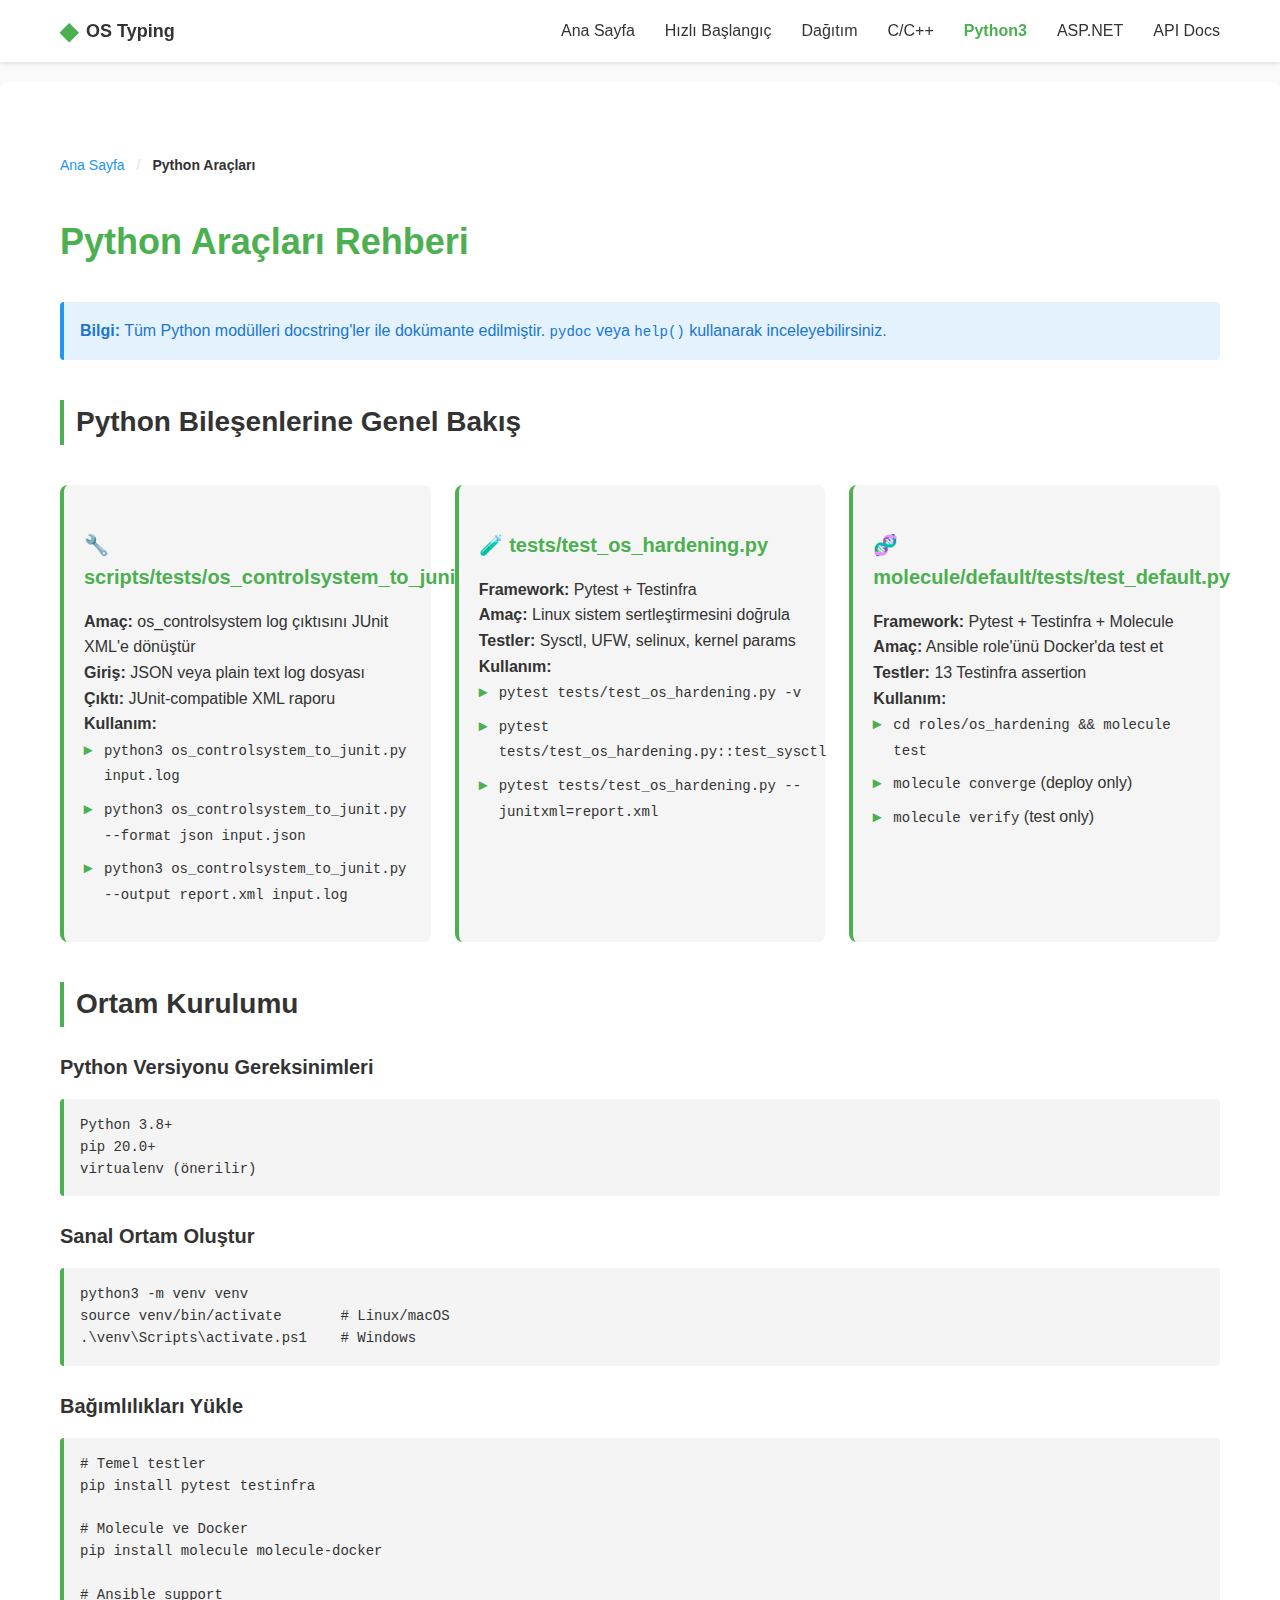
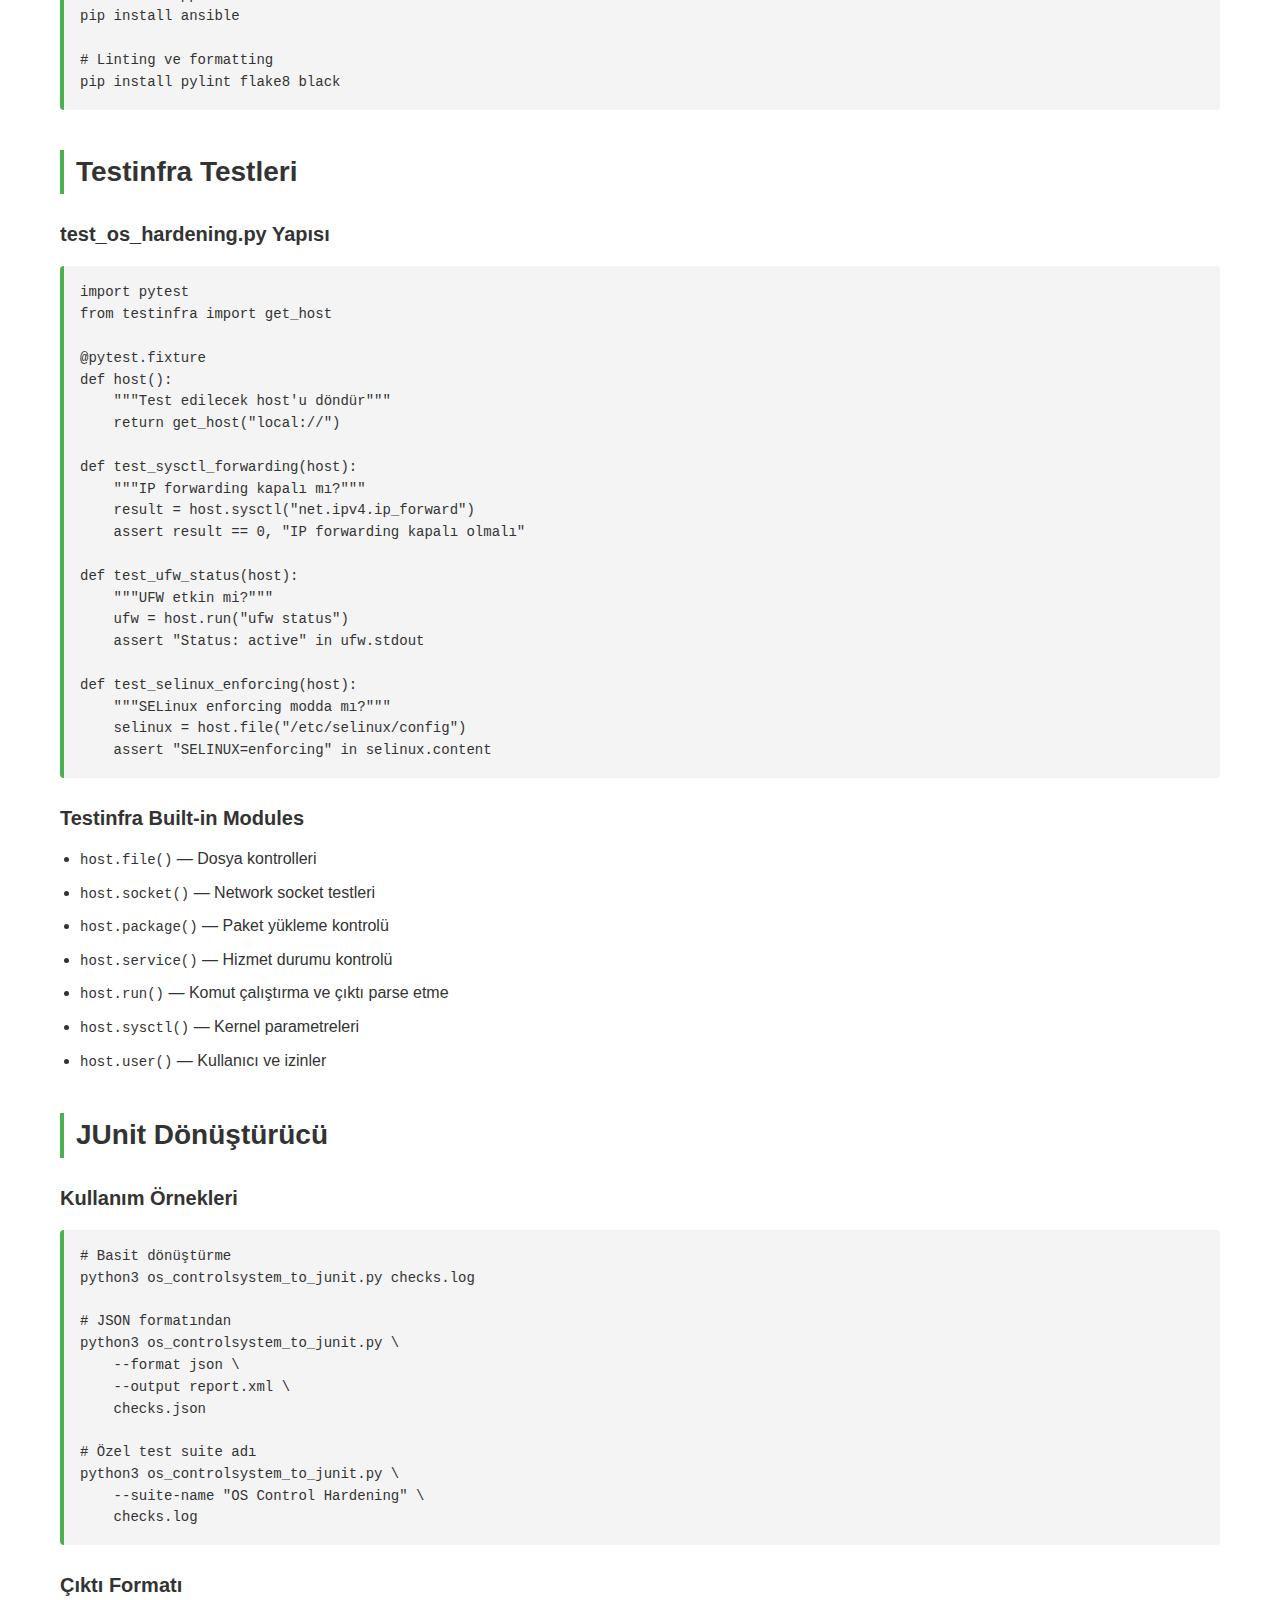
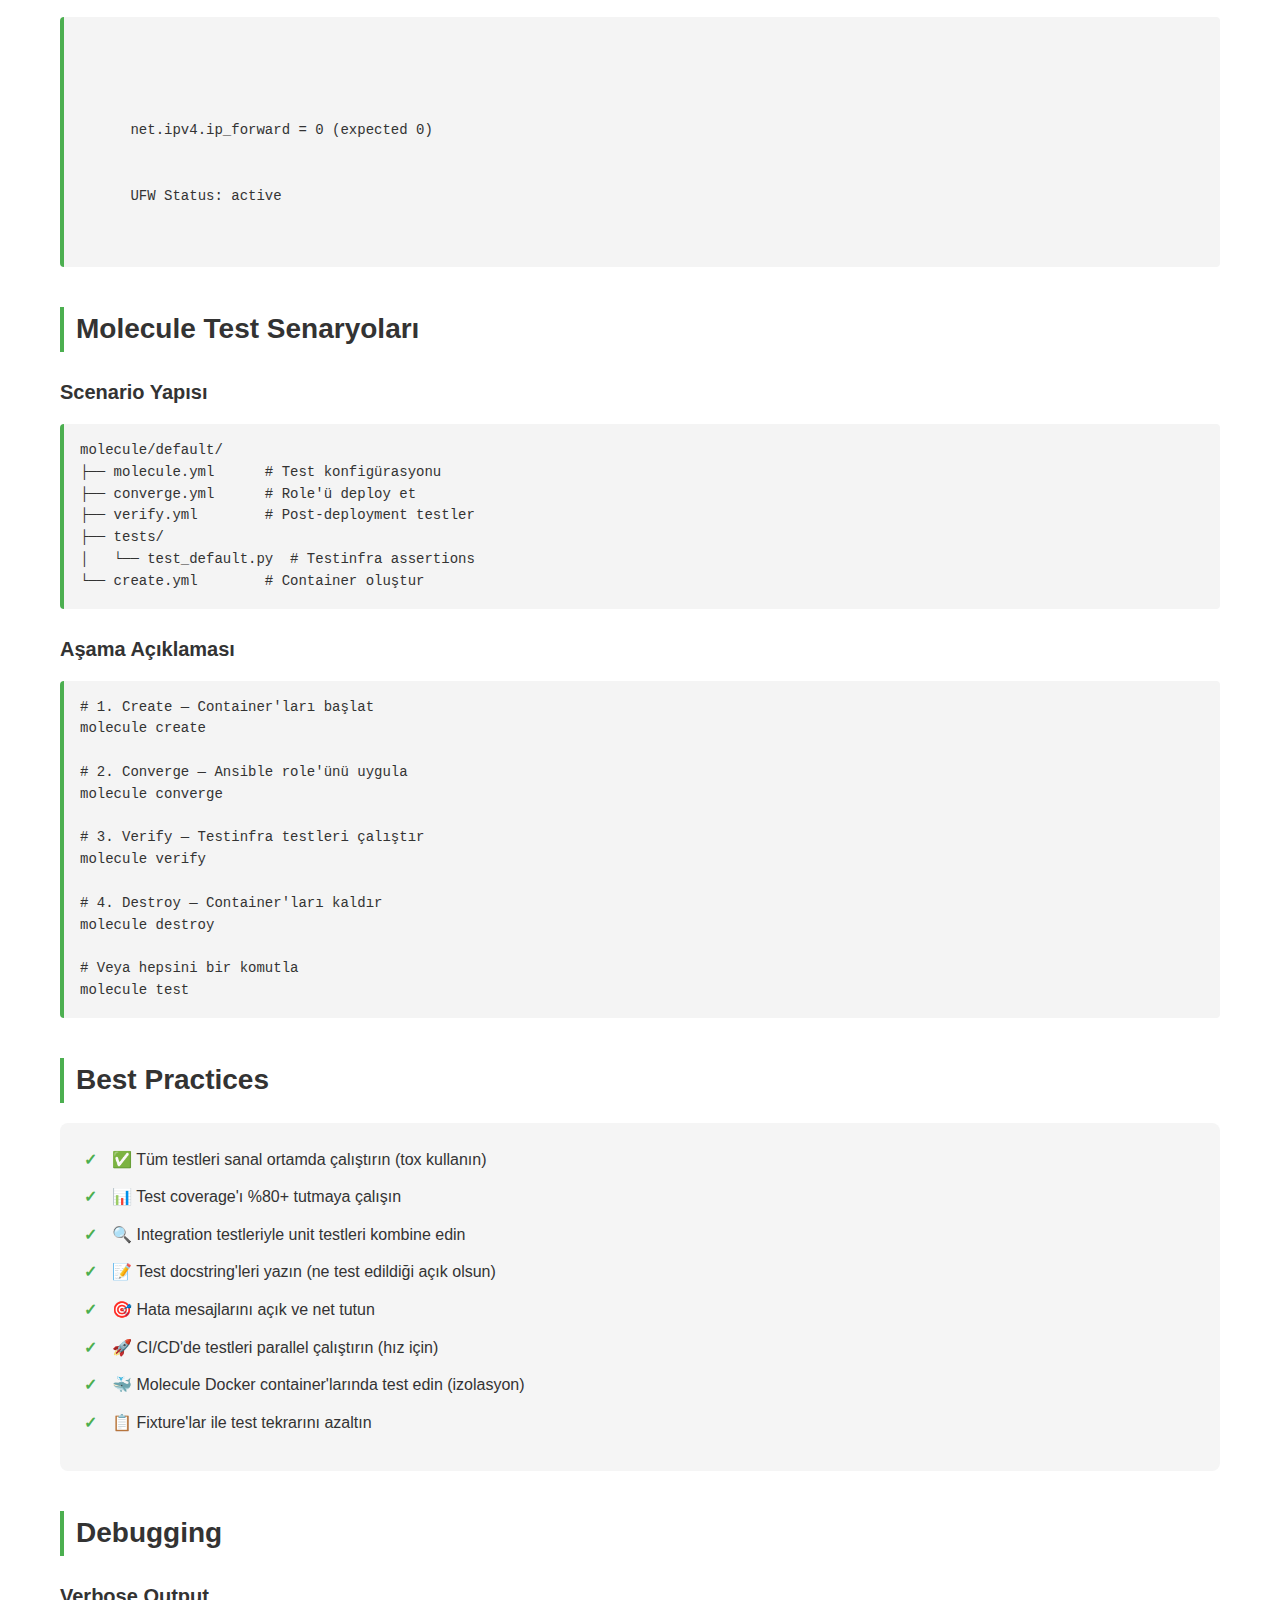
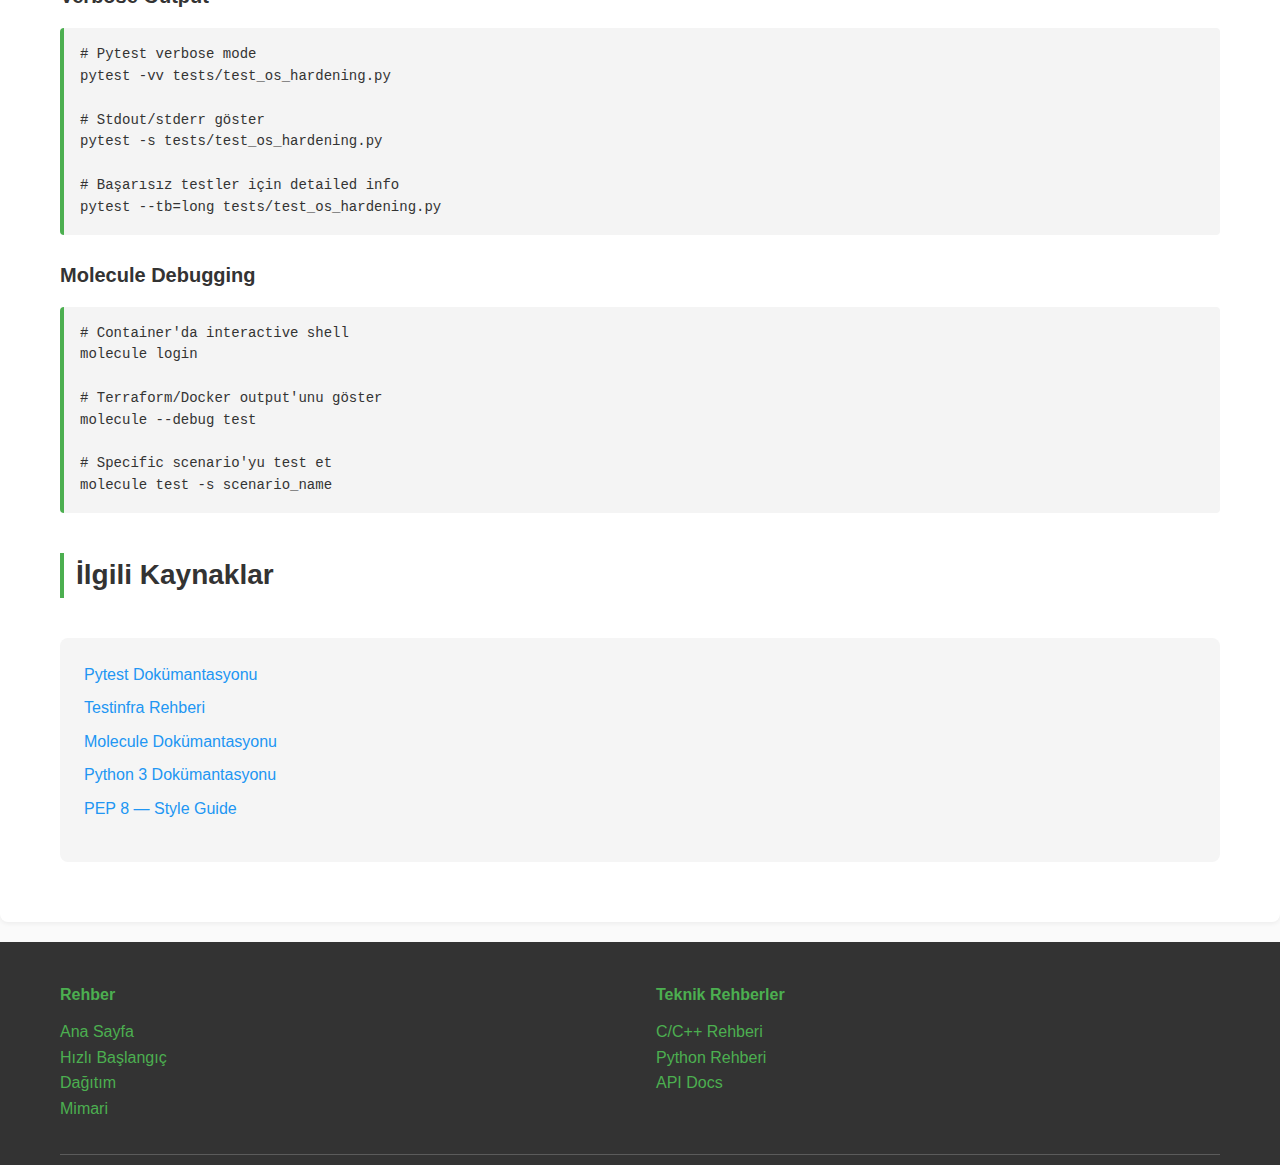
<file: docs/python-guide.html>
<!DOCTYPE html>
<html lang="tr">
<head>
    <meta charset="UTF-8">
    <meta name="viewport" content="width=device-width, initial-scale=1.0">
    <meta name="description" content="OS Typing Python Araçları — JUnit converter, Testinfra, Molecule testleri">
    <meta name="keywords" content="Python, testler, Testinfra, Molecule, JUnit">
    <meta property="og:title" content="Python Araçları — OS Typing">
    <meta property="og:description" content="Test frameworkleri ve dönüştürme araçları">
    <title>Python Araçları — OS Typing</title>
    <link rel="stylesheet" href="assets/style.css">
</head>
<body>
    <nav class="navbar">
        <div class="container">
            <div class="nav-brand">
                <span class="logo">◆</span>
                <span class="title">OS Typing</span>
            </div>
            <ul class="nav-menu">
                <li><a href="index.html">Ana Sayfa</a></li>
                <li><a href="quickstart.html">Hızlı Başlangıç</a></li>
                <li><a href="deployment.html">Dağıtım</a></li>
                <li><a href="c-cpp-guide.html">C/C++</a></li>
                <li><a href="python-guide.html" class="active">Python3</a></li>
                <li><a href="aspnet-guide.html">ASP.NET</a></li>
                <li><a href="api/">API Docs</a></li>
            </ul>
        </div>
    </nav>

    <section class="content">
        <div class="container">
            <div class="breadcrumb">
                <a href="index.html">Ana Sayfa</a>
                <span class="separator">/</span>
                <span class="active">Python Araçları</span>
            </div>

            <h1>Python Araçları Rehberi</h1>

            <div class="alert alert-info">
                <strong>Bilgi:</strong> Tüm Python modülleri docstring'ler ile dokümante edilmiştir. <code>pydoc</code> veya <code>help()</code> kullanarak inceleyebilirsiniz.
            </div>

            <h2>Python Bileşenlerine Genel Bakış</h2>

            <div class="components-list">
                <div class="component">
                    <h3>🔧 scripts/tests/os_controlsystem_to_junit.py</h3>
                    <p><strong>Amaç:</strong> os_controlsystem log çıktısını JUnit XML'e dönüştür</p>
                    <p><strong>Giriş:</strong> JSON veya plain text log dosyası</p>
                    <p><strong>Çıktı:</strong> JUnit-compatible XML raporu</p>
                    <p><strong>Kullanım:</strong></p>
                    <ul>
                        <li><code>python3 os_controlsystem_to_junit.py input.log</code></li>
                        <li><code>python3 os_controlsystem_to_junit.py --format json input.json</code></li>
                        <li><code>python3 os_controlsystem_to_junit.py --output report.xml input.log</code></li>
                    </ul>
                </div>

                <div class="component">
                    <h3>🧪 tests/test_os_hardening.py</h3>
                    <p><strong>Framework:</strong> Pytest + Testinfra</p>
                    <p><strong>Amaç:</strong> Linux sistem sertleştirmesini doğrula</p>
                    <p><strong>Testler:</strong> Sysctl, UFW, selinux, kernel params</p>
                    <p><strong>Kullanım:</strong></p>
                    <ul>
                        <li><code>pytest tests/test_os_hardening.py -v</code></li>
                        <li><code>pytest tests/test_os_hardening.py::test_sysctl</code></li>
                        <li><code>pytest tests/test_os_hardening.py --junitxml=report.xml</code></li>
                    </ul>
                </div>

                <div class="component">
                    <h3>🧬 molecule/default/tests/test_default.py</h3>
                    <p><strong>Framework:</strong> Pytest + Testinfra + Molecule</p>
                    <p><strong>Amaç:</strong> Ansible role'ünü Docker'da test et</p>
                    <p><strong>Testler:</strong> 13 Testinfra assertion</p>
                    <p><strong>Kullanım:</strong></p>
                    <ul>
                        <li><code>cd roles/os_hardening && molecule test</code></li>
                        <li><code>molecule converge</code> (deploy only)</li>
                        <li><code>molecule verify</code> (test only)</li>
                    </ul>
                </div>
            </div>

            <h2>Ortam Kurulumu</h2>

            <h3>Python Versiyonu Gereksinimleri</h3>
            <pre><code>Python 3.8+
pip 20.0+
virtualenv (önerilir)</code></pre>

            <h3>Sanal Ortam Oluştur</h3>
            <pre><code>python3 -m venv venv
source venv/bin/activate       # Linux/macOS
.\venv\Scripts\activate.ps1    # Windows</code></pre>

            <h3>Bağımlılıkları Yükle</h3>
            <pre><code># Temel testler
pip install pytest testinfra

# Molecule ve Docker
pip install molecule molecule-docker

# Ansible support
pip install ansible

# Linting ve formatting
pip install pylint flake8 black</code></pre>

            <h2>Testinfra Testleri</h2>

            <h3>test_os_hardening.py Yapısı</h3>
            <pre><code class="language-python">import pytest
from testinfra import get_host

@pytest.fixture
def host():
    """Test edilecek host'u döndür"""
    return get_host("local://")

def test_sysctl_forwarding(host):
    """IP forwarding kapalı mı?"""
    result = host.sysctl("net.ipv4.ip_forward")
    assert result == 0, "IP forwarding kapalı olmalı"

def test_ufw_status(host):
    """UFW etkin mi?"""
    ufw = host.run("ufw status")
    assert "Status: active" in ufw.stdout

def test_selinux_enforcing(host):
    """SELinux enforcing modda mı?"""
    selinux = host.file("/etc/selinux/config")
    assert "SELINUX=enforcing" in selinux.content</code></pre>

            <h3>Testinfra Built-in Modules</h3>
            <ul>
                <li><code>host.file()</code> — Dosya kontrolleri</li>
                <li><code>host.socket()</code> — Network socket testleri</li>
                <li><code>host.package()</code> — Paket yükleme kontrolü</li>
                <li><code>host.service()</code> — Hizmet durumu kontrolü</li>
                <li><code>host.run()</code> — Komut çalıştırma ve çıktı parse etme</li>
                <li><code>host.sysctl()</code> — Kernel parametreleri</li>
                <li><code>host.user()</code> — Kullanıcı ve izinler</li>
            </ul>

            <h2>JUnit Dönüştürücü</h2>

            <h3>Kullanım Örnekleri</h3>
            <pre><code># Basit dönüştürme
python3 os_controlsystem_to_junit.py checks.log

# JSON formatından
python3 os_controlsystem_to_junit.py \
    --format json \
    --output report.xml \
    checks.json

# Özel test suite adı
python3 os_controlsystem_to_junit.py \
    --suite-name "OS Control Hardening" \
    checks.log</code></pre>

            <h3>Çıktı Formatı</h3>
            <pre><code class="language-xml"><?xml version="1.0" encoding="UTF-8"?>
<testsuites>
  <testsuite name="os_controlsystem" tests="10" failures="0" errors="0">
    <testcase name="sysctl_forwarding" classname="system.hardening">
      <system-out>net.ipv4.ip_forward = 0 (expected 0)</system-out>
    </testcase>
    <testcase name="firewall_status" classname="system.network">
      <system-out>UFW Status: active</system-out>
    </testcase>
  </testsuite>
</testsuites></code></pre>

            <h2>Molecule Test Senaryoları</h2>

            <h3>Scenario Yapısı</h3>
            <pre><code>molecule/default/
├── molecule.yml      # Test konfigürasyonu
├── converge.yml      # Role'ü deploy et
├── verify.yml        # Post-deployment testler
├── tests/
│   └── test_default.py  # Testinfra assertions
└── create.yml        # Container oluştur</code></pre>

            <h3>Aşama Açıklaması</h3>
            <pre><code># 1. Create — Container'ları başlat
molecule create

# 2. Converge — Ansible role'ünü uygula
molecule converge

# 3. Verify — Testinfra testleri çalıştır
molecule verify

# 4. Destroy — Container'ları kaldır
molecule destroy

# Veya hepsini bir komutla
molecule test</code></pre>

            <h2>Best Practices</h2>

            <ul class="best-practices">
                <li>✅ Tüm testleri sanal ortamda çalıştırın (tox kullanın)</li>
                <li>📊 Test coverage'ı %80+ tutmaya çalışın</li>
                <li>🔍 Integration testleriyle unit testleri kombine edin</li>
                <li>📝 Test docstring'leri yazın (ne test edildiği açık olsun)</li>
                <li>🎯 Hata mesajlarını açık ve net tutun</li>
                <li>🚀 CI/CD'de testleri parallel çalıştırın (hız için)</li>
                <li>🐳 Molecule Docker container'larında test edin (izolasyon)</li>
                <li>📋 Fixture'lar ile test tekrarını azaltın</li>
            </ul>

            <h2>Debugging</h2>

            <h3>Verbose Output</h3>
            <pre><code># Pytest verbose mode
pytest -vv tests/test_os_hardening.py

# Stdout/stderr göster
pytest -s tests/test_os_hardening.py

# Başarısız testler için detailed info
pytest --tb=long tests/test_os_hardening.py</code></pre>

            <h3>Molecule Debugging</h3>
            <pre><code># Container'da interactive shell
molecule login

# Terraform/Docker output'unu göster
molecule --debug test

# Specific scenario'yu test et
molecule test -s scenario_name</code></pre>

            <h2>İlgili Kaynaklar</h2>

            <div class="related-links">
                <ul>
                    <li><a href="https://docs.pytest.org/">Pytest Dokümantasyonu</a></li>
                    <li><a href="https://testinfra.readthedocs.io/">Testinfra Rehberi</a></li>
                    <li><a href="https://molecule.readthedocs.io/">Molecule Dokümantasyonu</a></li>
                    <li><a href="https://docs.python.org/3/">Python 3 Dokümantasyonu</a></li>
                    <li><a href="https://www.python.org/dev/peps/pep-0008/">PEP 8 — Style Guide</a></li>
                </ul>
            </div>
        </div>
    </section>

    <footer>
        <div class="container">
            <div style="display: grid; grid-template-columns: repeat(auto-fit, minmax(200px, 1fr)); gap: 32px; margin-bottom: 32px; text-align: left;">
                <div>
                    <h4 style="color: var(--primary-color); margin-bottom: 12px;">Rehber</h4>
                    <ul style="list-style: none; margin: 0;">
                        <li><a href="index.html">Ana Sayfa</a></li>
                        <li><a href="quickstart.html">Hızlı Başlangıç</a></li>
                        <li><a href="deployment.html">Dağıtım</a></li>
                        <li><a href="architecture.html">Mimari</a></li>
                    </ul>
                </div>
                <div>
                    <h4 style="color: var(--primary-color); margin-bottom: 12px;">Teknik Rehberler</h4>
                    <ul style="list-style: none; margin: 0;">
                        <li><a href="c-cpp-guide.html">C/C++ Rehberi</a></li>
                        <li><a href="python-guide.html">Python Rehberi</a></li>
                        <li><a href="api/">API Docs</a></li>
                    </ul>
                </div>
            </div>
            <hr style="border: none; border-top: 1px solid rgba(255,255,255,0.2); margin: 24px 0;">
            <p>&copy; 2026 OS Typing Projesi. MIT Lisansı ile yayınlanmıştır.</p>
        </div>
    </footer>

    <button class="back-to-top" id="backToTop" title="Yukarı Git">↑</button>

    <script>
        const backToTop = document.getElementById('backToTop');
        window.addEventListener('scroll', () => {
            if (window.pageYOffset > 300) {
                backToTop.classList.add('show');
            } else {
                backToTop.classList.remove('show');
            }
        });
        backToTop.addEventListener('click', () => {
            window.scrollTo({ top: 0, behavior: 'smooth' });
        });

        document.querySelectorAll('pre').forEach(block => {
            const container = document.createElement('div');
            container.className = 'code-container';
            
            const button = document.createElement('button');
            button.className = 'copy-button';
            button.textContent = '📋 Kopyala';
            
            button.addEventListener('click', () => {
                const code = block.querySelector('code') || block;
                const text = code.textContent;
                navigator.clipboard.writeText(text).then(() => {
                    button.textContent = '✓ Kopyalandı';
                    button.classList.add('copied');
                    setTimeout(() => {
                        button.textContent = '📋 Kopyala';
                        button.classList.remove('copied');
                    }, 2000);
                });
            });
            
            block.parentNode.insertBefore(container, block);
            container.appendChild(block);
            container.appendChild(button);
        });
    </script>
</body>
</html>
</file>
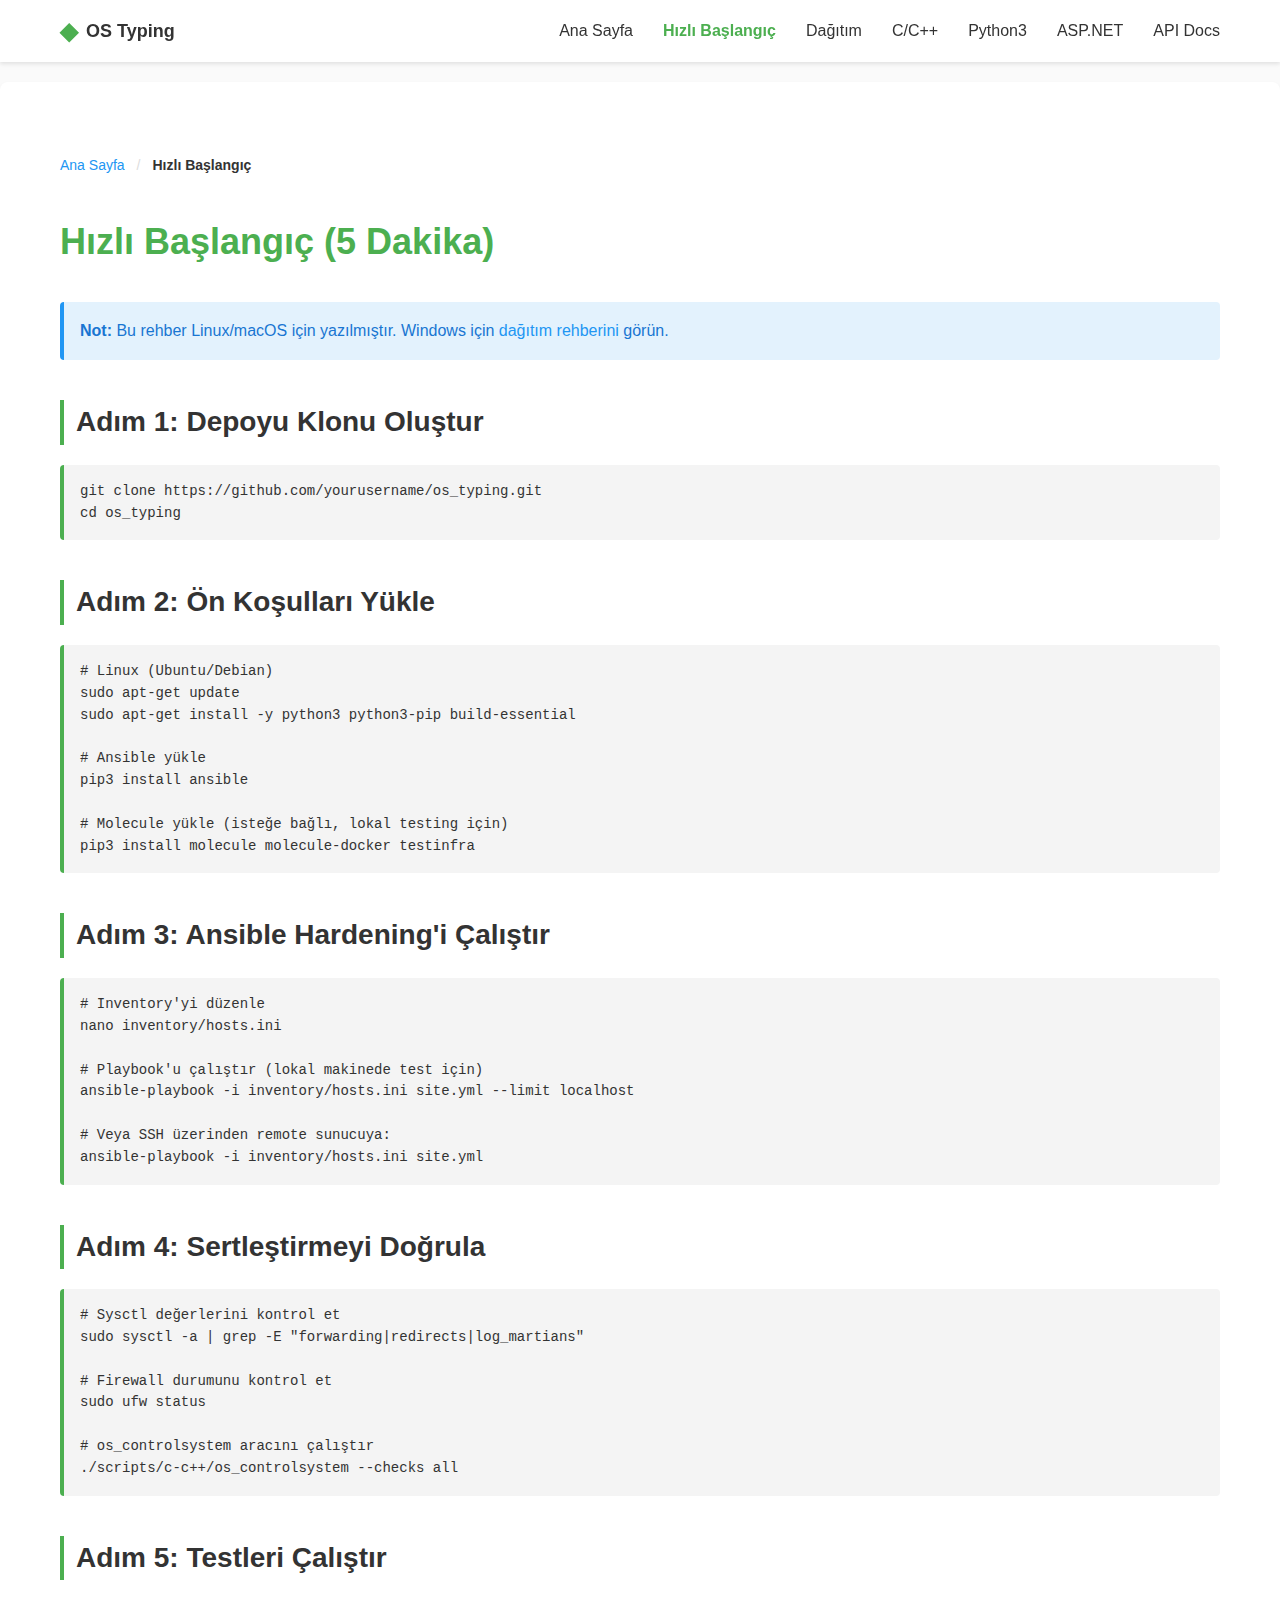
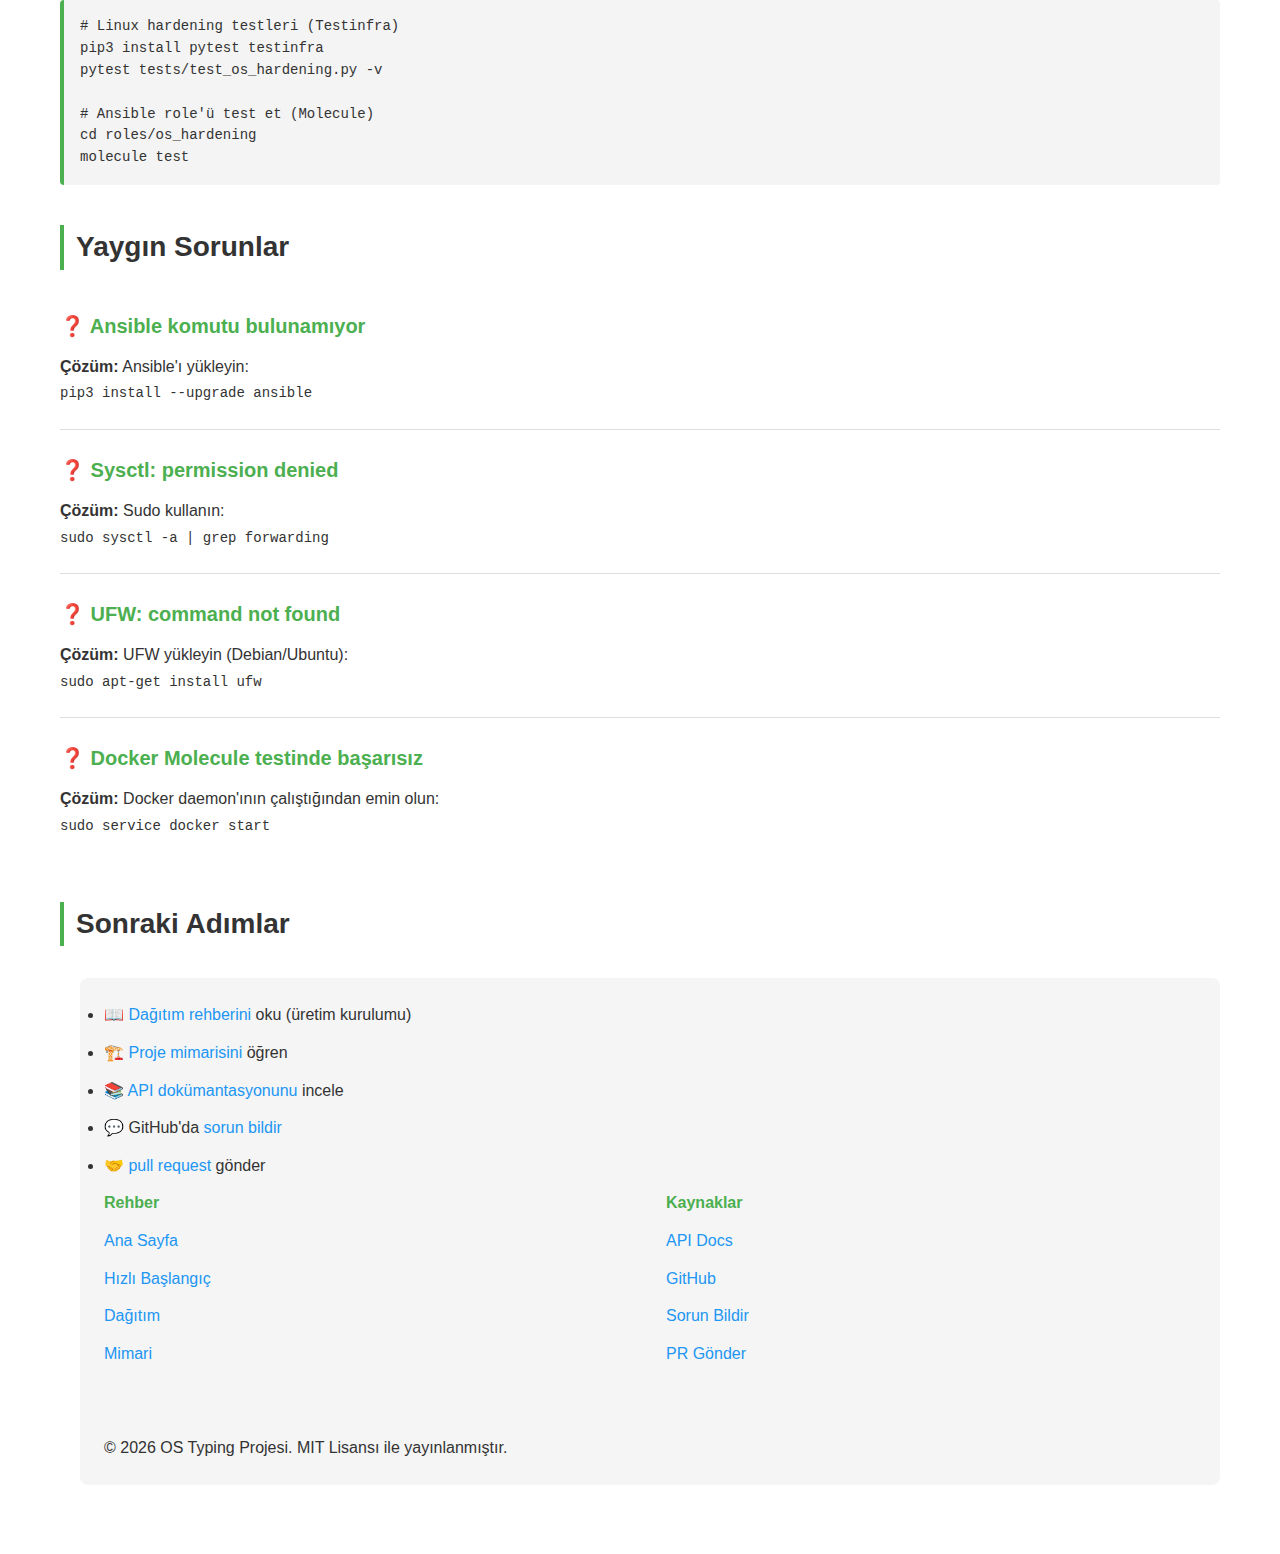
<file: docs/quickstart.html>
<!DOCTYPE html>
<html lang="tr">
<head>
    <meta charset="UTF-8">
    <meta name="viewport" content="width=device-width, initial-scale=1.0">
    <meta name="description" content="OS Typing Hızlı Başlangıç — 5 dakikada kurulum ve çalıştırma rehberi">
    <meta name="keywords" content="hızlı başlangıç, kurulum, Ansible, playbook">
    <meta property="og:title" content="Hızlı Başlangıç — OS Typing">
    <meta property="og:description" content="5 dakikada kurulum ve çalıştırma rehberi">
    <title>Hızlı Başlangıç — OS Typing</title>
    <link rel="stylesheet" href="assets/style.css">
</head>
<body>
    <nav class="navbar">
        <div class="container">
            <div class="nav-brand">
                <span class="logo">◆</span>
                <span class="title">OS Typing</span>
            </div>
            <ul class="nav-menu">
                <li><a href="index.html">Ana Sayfa</a></li>
                <li><a href="quickstart.html" class="active">Hızlı Başlangıç</a></li>
                <li><a href="deployment.html">Dağıtım</a></li>
                <li><a href="c-cpp-guide.html">C/C++</a></li>
                <li><a href="python-guide.html">Python3</a></li>
                <li><a href="aspnet-guide.html">ASP.NET</a></li>
                <li><a href="api/">API Docs</a></li>
            </ul>
        </div>
    </nav>

    <section class="content">
        <div class="container">
            <div class="breadcrumb">
                <a href="index.html">Ana Sayfa</a>
                <span class="separator">/</span>
                <span class="active">Hızlı Başlangıç</span>
            </div>

            <h1>Hızlı Başlangıç (5 Dakika)</h1>
            
            <div class="alert alert-info">
                <strong>Not:</strong> Bu rehber Linux/macOS için yazılmıştır. Windows için <a href="deployment.html#windows">dağıtım rehberini</a> görün.
            </div>

            <h2>Adım 1: Depoyu Klonu Oluştur</h2>
            <pre><code>git clone https://github.com/yourusername/os_typing.git
cd os_typing</code></pre>

            <h2>Adım 2: Ön Koşulları Yükle</h2>
            <pre><code># Linux (Ubuntu/Debian)
sudo apt-get update
sudo apt-get install -y python3 python3-pip build-essential

# Ansible yükle
pip3 install ansible

# Molecule yükle (isteğe bağlı, lokal testing için)
pip3 install molecule molecule-docker testinfra</code></pre>

            <h2>Adım 3: Ansible Hardening'i Çalıştır</h2>
            <pre><code># Inventory'yi düzenle
nano inventory/hosts.ini

# Playbook'u çalıştır (lokal makinede test için)
ansible-playbook -i inventory/hosts.ini site.yml --limit localhost

# Veya SSH üzerinden remote sunucuya:
ansible-playbook -i inventory/hosts.ini site.yml</code></pre>

            <h2>Adım 4: Sertleştirmeyi Doğrula</h2>
            <pre><code># Sysctl değerlerini kontrol et
sudo sysctl -a | grep -E "forwarding|redirects|log_martians"

# Firewall durumunu kontrol et
sudo ufw status

# os_controlsystem aracını çalıştır
./scripts/c-c++/os_controlsystem --checks all</code></pre>

            <h2>Adım 5: Testleri Çalıştır</h2>
            <pre><code># Linux hardening testleri (Testinfra)
pip3 install pytest testinfra
pytest tests/test_os_hardening.py -v

# Ansible role'ü test et (Molecule)
cd roles/os_hardening
molecule test</code></pre>

            <h2>Yaygın Sorunlar</h2>
            
            <div class="faq">
                <div class="faq-item">
                    <h3>❓ Ansible komutu bulunamıyor</h3>
                    <p>
                        <strong>Çözüm:</strong> Ansible'ı yükleyin:<br>
                        <code>pip3 install --upgrade ansible</code>
                    </p>
                </div>

                <div class="faq-item">
                    <h3>❓ Sysctl: permission denied</h3>
                    <p>
                        <strong>Çözüm:</strong> Sudo kullanın:<br>
                        <code>sudo sysctl -a | grep forwarding</code>
                    </p>
                </div>

                <div class="faq-item">
                    <h3>❓ UFW: command not found</h3>
                    <p>
                        <strong>Çözüm:</strong> UFW yükleyin (Debian/Ubuntu):<br>
                        <code>sudo apt-get install ufw</code>
                    </p>
                </div>

                <div class="faq-item">
                    <h3>❓ Docker Molecule testinde başarısız</h3>
                    <p>
                        <strong>Çözüm:</strong> Docker daemon'ının çalıştığından emin olun:<br>
                        <code>sudo service docker start</code>
                    </p>
                </div>
            </div>

            <h2>Sonraki Adımlar</h2>
            <ul class="next-steps">
                <li>📖 <a href="deployment.html">Dağıtım rehberini</a> oku (üretim kurulumu)</li>
                <li>🏗️ <a href="architecture.html">Proje mimarisini</a> öğren</li>
                <li>📚 <a href="api/">API dokümantasyonunu</a> incele</li>
                <li>💬 GitHub'da <a href="https://github.com/yourusername/os_typing/issues">sorun bildir</a></li>
                <li>🤝 <a href="https://github.com/yourusername/os_typing/pulls">pull request</a> gönder</li>
            <div style="display: grid; grid-template-columns: repeat(auto-fit, minmax(200px, 1fr)); gap: 32px; margin-bottom: 32px; text-align: left;">
                <div>
                    <h4 style="color: var(--primary-color); margin-bottom: 12px;">Rehber</h4>
                    <ul style="list-style: none; margin: 0;">
                        <li><a href="index.html">Ana Sayfa</a></li>
                        <li><a href="quickstart.html">Hızlı Başlangıç</a></li>
                        <li><a href="deployment.html">Dağıtım</a></li>
                        <li><a href="architecture.html">Mimari</a></li>
                    </ul>
                </div>
                <div>
                    <h4 style="color: var(--primary-color); margin-bottom: 12px;">Kaynaklar</h4>
                    <ul style="list-style: none; margin: 0;">
                        <li><a href="api/">API Docs</a></li>
                        <li><a href="https://github.com/yourusername/os_typing">GitHub</a></li>
                        <li><a href="https://github.com/yourusername/os_typing/issues">Sorun Bildir</a></li>
                        <li><a href="https://github.com/yourusername/os_typing/pulls">PR Gönder</a></li>
                    </ul>
                </div>
            </div>
            <hr style="border: none; border-top: 1px solid rgba(255,255,255,0.2); margin: 24px 0;">
            <p>&copy; 2026 OS Typing Projesi. MIT Lisansı ile yayınlanmıştır.</p>
        </div>
    </footer>

    <button class="back-to-top" id="backToTop" title="Yukarı Git">↑</button>

    <script>
        // Back to Top Button
        const backToTop = document.getElementById('backToTop');
        window.addEventListener('scroll', () => {
            if (window.pageYOffset > 300) {
                backToTop.classList.add('show');
            } else {
                backToTop.classList.remove('show');
            }
        });
        backToTop.addEventListener('click', () => {
            window.scrollTo({ top: 0, behavior: 'smooth' });
        });

        // Copy to Clipboard for Code Blocks
        document.querySelectorAll('pre').forEach(block => {
            const container = document.createElement('div');
            container.className = 'code-container';
            
            const button = document.createElement('button');
            button.className = 'copy-button';
            button.textContent = '📋 Kopyala';
            
            button.addEventListener('click', () => {
                const code = block.querySelector('code') || block;
                const text = code.textContent;
                navigator.clipboard.writeText(text).then(() => {
                    button.textContent = '✓ Kopyalandı';
                    button.classList.add('copied');
                    setTimeout(() => {
                        button.textContent = '📋 Kopyala';
                        button.classList.remove('copied');
                    }, 2000);
                });
            });
            
            block.parentNode.insertBefore(container, block);
            container.appendChild(block);
            container.appendChild(button);
        });
    </scriptn>

    <footer>
        <div class="container">
            <p>&copy; 2026 OS Typing Projesi. <a href="https://github.com/yourusername/os_typing">GitHub'da Görüntüle</a></p>
        </div>
    </footer>
</body>
</html>
</file>
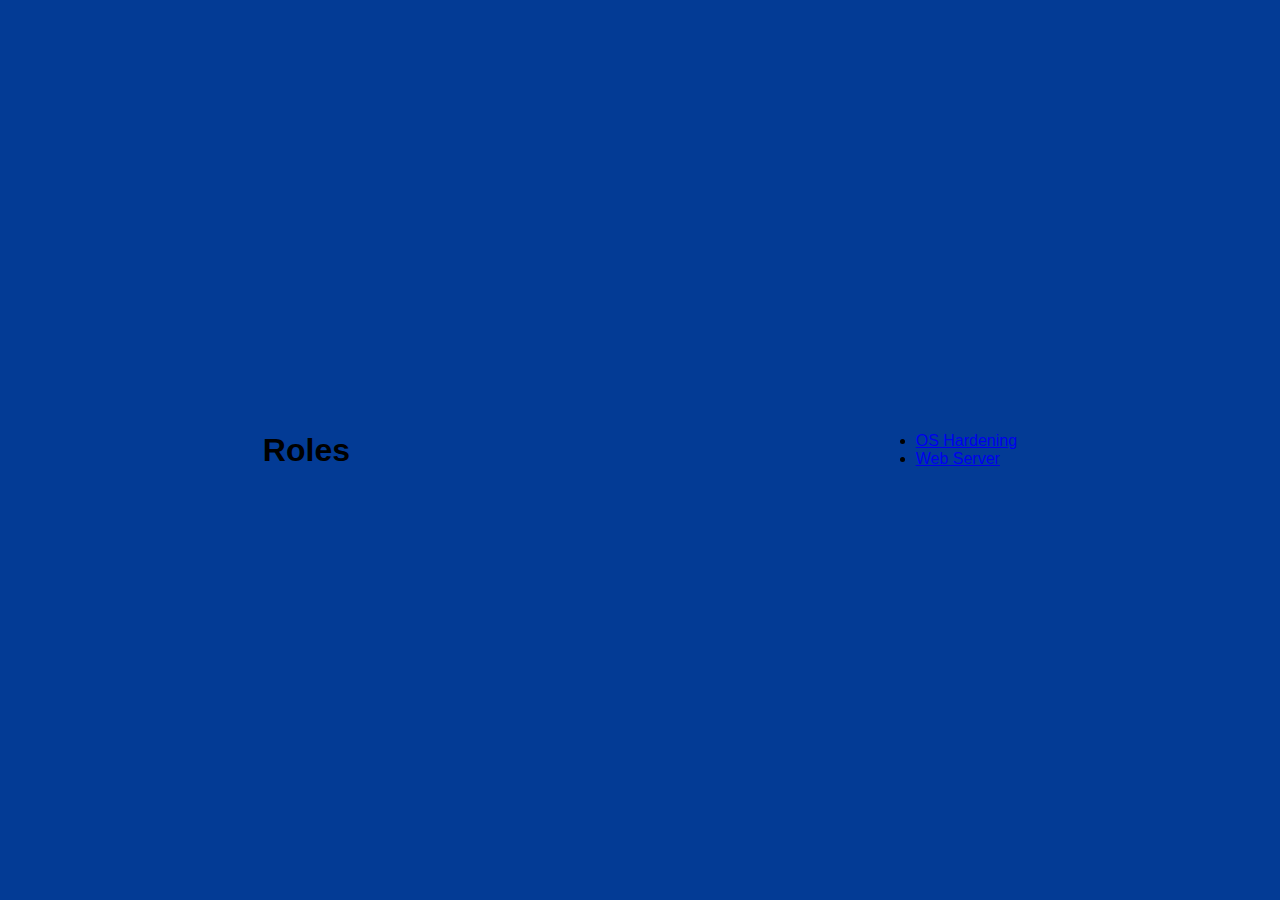
<file: roles/roles.html>
<!DOCTYPE html>
<head>
    <meta charset="UTF-8">
    <meta name="viewport" content="width=device-width, initial-scale=1.0">
    <title>Roles</title>
    <link rel="stylesheet" href="assets/style.css">
</head>
<body>
    <div class="container">
        <h1>Roles</h1>
        <ul>
            <li><a href="os_hardening/os_hardening.html">OS Hardening</a></li>
            <li><a href="web_server/web_server.html">Web Server</a></li>
        </ul>
    </div>
</body>
</html>
</file>
<file: docs/assets/style.css>
/* OS Typing Documentation Stylesheet */

:root {
    --primary-color: #4CAF50;
    --secondary-color: #2196F3;
    --danger-color: #f44336;
    --warning-color: #ff9800;
    --info-color: #2196F3;
    --light-bg: #f5f5f5;
    --dark-text: #333;
    --border-color: #ddd;
    --code-bg: #f4f4f4;
}

* {
    margin: 0;
    padding: 0;
    box-sizing: border-box;
}

body {
    font-family: -apple-system, BlinkMacSystemFont, 'Segoe UI', Roboto, Oxygen, Ubuntu, Cantarell, sans-serif;
    line-height: 1.6;
    color: var(--dark-text);
    background-color: #fafafa;
}

.container {
    max-width: 1200px;
    margin: 0 auto;
    padding: 0 20px;
}

/* Navigation Bar */
.navbar {
    background-color: white;
    box-shadow: 0 2px 4px rgba(0, 0, 0, 0.1);
    position: sticky;
    top: 0;
    z-index: 100;
}

.navbar .container {
    display: flex;
    justify-content: space-between;
    align-items: center;
    padding: 12px 20px;
}

.nav-brand {
    display: flex;
    align-items: center;
    gap: 8px;
    font-weight: 600;
    font-size: 18px;
}

.logo {
    color: var(--primary-color);
    font-size: 24px;
}

.nav-menu {
    display: flex;
    list-style: none;
    gap: 30px;
}

.nav-menu a {
    text-decoration: none;
    color: var(--dark-text);
    transition: color 0.3s;
}

.nav-menu a:hover,
.nav-menu a.active {
    color: var(--primary-color);
    font-weight: 600;
}

/* Hero Section */
.hero {
    background: linear-gradient(135deg, var(--primary-color), var(--secondary-color));
    color: white;
    padding: 80px 20px;
    text-align: center;
}

.hero h1 {
    font-size: 48px;
    margin-bottom: 16px;
}

.hero .subtitle {
    font-size: 18px;
    margin-bottom: 32px;
    opacity: 0.9;
}

/* Buttons */
.cta-buttons {
    display: flex;
    gap: 16px;
    justify-content: center;
    flex-wrap: wrap;
}

.btn {
    padding: 12px 28px;
    border-radius: 4px;
    text-decoration: none;
    font-weight: 600;
    transition: all 0.3s;
    cursor: pointer;
    border: none;
}

.btn-primary {
    background-color: white;
    color: var(--primary-color);
}

.btn-primary:hover {
    background-color: #f0f0f0;
    transform: translateY(-2px);
}

.btn-secondary {
    background-color: transparent;
    color: white;
    border: 2px solid white;
}

.btn-secondary:hover {
    background-color: rgba(255, 255, 255, 0.1);
    transform: translateY(-2px);
}

/* Features Section */
.features {
    padding: 80px 20px;
    background-color: white;
}

.features h2 {
    text-align: center;
    font-size: 36px;
    margin-bottom: 48px;
    color: var(--dark-text);
}

.features-grid {
    display: grid;
    grid-template-columns: repeat(auto-fit, minmax(300px, 1fr));
    gap: 32px;
    margin-bottom: 40px;
}

.feature-card {
    padding: 24px;
    background-color: var(--light-bg);
    border-radius: 8px;
    text-align: center;
    transition: transform 0.3s, box-shadow 0.3s;
}

.feature-card:hover {
    transform: translateY(-8px);
    box-shadow: 0 4px 12px rgba(0, 0, 0, 0.15);
}

.feature-icon {
    font-size: 40px;
    margin-bottom: 16px;
}

.feature-card h3 {
    margin-bottom: 12px;
    color: var(--primary-color);
}

/* Content Section */
.content {
    padding: 60px 20px;
    background-color: white;
    margin: 20px 0;
    border-radius: 8px;
    box-shadow: 0 2px 4px rgba(0, 0, 0, 0.05);
}

.content h1 {
    font-size: 36px;
    margin-bottom: 32px;
    color: var(--primary-color);
}

.content h2 {
    font-size: 28px;
    margin-top: 40px;
    margin-bottom: 20px;
    color: var(--dark-text);
    border-left: 4px solid var(--primary-color);
    padding-left: 12px;
}

.content h3 {
    font-size: 20px;
    margin-top: 24px;
    margin-bottom: 12px;
    color: var(--dark-text);
}

.content ul,
.content ol {
    margin-left: 20px;
    margin-bottom: 16px;
}

.content li {
    margin-bottom: 8px;
}

.content a {
    color: var(--secondary-color);
    text-decoration: none;
    transition: color 0.3s;
}

.content a:hover {
    color: var(--primary-color);
    text-decoration: underline;
}

/* Code Blocks */
pre {
    background-color: var(--code-bg);
    padding: 16px;
    border-radius: 4px;
    overflow-x: auto;
    margin: 16px 0;
    border-left: 4px solid var(--primary-color);
}

code {
    font-family: 'Courier New', monospace;
    font-size: 14px;
    line-height: 1.5;
}

/* Alerts */
.alert {
    padding: 16px;
    margin: 20px 0;
    border-radius: 4px;
    border-left: 4px solid;
}

.alert-info {
    background-color: #e3f2fd;
    border-left-color: var(--info-color);
    color: #1976d2;
}

.alert-warning {
    background-color: #fff3e0;
    border-left-color: var(--warning-color);
    color: #e65100;
}

.alert strong {
    font-weight: 600;
}

/* Steps */
.steps {
    display: grid;
    grid-template-columns: repeat(auto-fit, minmax(250px, 1fr));
    gap: 32px;
    margin: 40px 0;
}

.step {
    padding: 24px;
    background-color: var(--light-bg);
    border-radius: 8px;
    position: relative;
}

.step-number {
    display: flex;
    align-items: center;
    justify-content: center;
    width: 40px;
    height: 40px;
    background-color: var(--primary-color);
    color: white;
    border-radius: 50%;
    font-weight: 700;
    margin-bottom: 12px;
}

.step h3 {
    margin-bottom: 12px;
}

/* FAQ */
.faq {
    margin: 40px 0;
}

.faq-item {
    margin-bottom: 24px;
    padding-bottom: 24px;
    border-bottom: 1px solid var(--border-color);
}

.faq-item h3 {
    color: var(--primary-color);
}

.faq-item:last-child {
    border-bottom: none;
}

/* Components List */
.components-list {
    display: grid;
    grid-template-columns: repeat(auto-fit, minmax(280px, 1fr));
    gap: 24px;
    margin: 40px 0;
}

.component {
    padding: 20px;
    background-color: var(--light-bg);
    border-radius: 8px;
    border-left: 4px solid var(--primary-color);
}

.component h3 {
    margin-bottom: 16px;
    color: var(--primary-color);
}

.component ul {
    list-style: none;
    margin-left: 0;
}

.component li {
    padding-left: 20px;
    position: relative;
}

.component li:before {
    content: "▸ ";
    position: absolute;
    left: 0;
    color: var(--primary-color);
    font-weight: 600;
}

/* Documentation Cards */
.documentation {
    padding: 60px 20px;
}

.documentation h2 {
    text-align: center;
    font-size: 36px;
    margin-bottom: 48px;
}

.docs-grid {
    display: grid;
    grid-template-columns: repeat(auto-fit, minmax(250px, 1fr));
    gap: 24px;
}

.doc-card {
    padding: 24px;
    background-color: white;
    border-radius: 8px;
    text-decoration: none;
    color: var(--dark-text);
    border: 2px solid var(--border-color);
    transition: all 0.3s;
    display: flex;
    flex-direction: column;
    gap: 12px;
}

.doc-card:hover {
    border-color: var(--primary-color);
    box-shadow: 0 4px 12px rgba(76, 175, 80, 0.2);
    transform: translateY(-4px);
}

.doc-card h3 {
    color: var(--primary-color);
    margin: 0;
}

.doc-card p {
    margin: 0;
    font-size: 14px;
    color: #666;
}

/* Getting Started */
.getting-started {
    padding: 60px 20px;
    background-color: white;
}

.getting-started h2 {
    text-align: center;
    font-size: 36px;
    margin-bottom: 48px;
}

/* Next Steps */
.next-steps {
    background-color: var(--light-bg);
    padding: 24px;
    border-radius: 8px;
    margin: 32px 0;
}

.next-steps li {
    margin-bottom: 12px;
}

/* Table of Contents */
.toc {
    background-color: var(--light-bg);
    padding: 20px;
    border-radius: 8px;
    margin-bottom: 32px;
}

.toc h2 {
    margin-top: 0;
}

.toc ul {
    list-style: none;
    margin-left: 0;
}

.toc li {
    margin-bottom: 8px;
}

.toc a {
    color: var(--secondary-color);
    text-decoration: none;
}

.toc a:hover {
    text-decoration: underline;
}

/* Best Practices */
.best-practices {
    background-color: var(--light-bg);
    padding: 24px;
    border-radius: 8px;
    list-style: none;
    margin-left: 0 !important;
}

.best-practices li {
    margin-bottom: 12px;
    padding-left: 28px;
    position: relative;
}

.best-practices li:before {
    content: "✓ ";
    position: absolute;
    left: 0;
    color: var(--primary-color);
    font-weight: bold;
}

/* File Structure */
.file-structure {
    background-color: var(--code-bg);
    padding: 16px;
    border-radius: 4px;
    overflow-x: auto;
    margin: 24px 0;
}

.file-structure pre {
    margin: 0;
    border: none;
    background-color: transparent;
}

/* Tech Stack Table */
.tech-stack {
    width: 100%;
    border-collapse: collapse;
    margin: 32px 0;
}

.tech-stack th {
    background-color: var(--primary-color);
    color: white;
    padding: 12px;
    text-align: left;
}

.tech-stack td {
    padding: 12px;
    border-bottom: 1px solid var(--border-color);
}

.tech-stack tr:nth-child(even) {
    background-color: var(--light-bg);
}

/* Security Design */
.security-design {
    background-color: var(--light-bg);
    padding: 24px;
    border-radius: 8px;
    list-style: none;
    margin-left: 0 !important;
}

.security-design li {
    margin-bottom: 12px;
    padding-left: 28px;
    position: relative;
}

.security-design li:before {
    content: "🔐 ";
    position: absolute;
    left: 0;
}

/* Diagram */
.diagram {
    background-color: var(--code-bg);
    padding: 16px;
    overflow-x: auto;
    margin: 24px 0;
    font-size: 13px;
}

/* Footer */
footer {
    background-color: var(--dark-text);
    color: white;
    padding: 40px 20px;
    text-align: center;
}

footer a {
    color: var(--primary-color);
    text-decoration: none;
}

footer a:hover {
    text-decoration: underline;
}

.footer-links {
    margin-top: 12px;
    font-size: 14px;
}

/* Dark Mode */
@media (prefers-color-scheme: dark) {
    :root {
        --dark-text: #f0f0f0;
        --light-bg: #2a2a2a;
        --code-bg: #1e1e1e;
        --border-color: #444;
    }

    body {
        background-color: #1a1a1a;
        color: var(--dark-text);
    }

    .navbar {
        background-color: #2a2a2a;
        box-shadow: 0 2px 4px rgba(0, 0, 0, 0.3);
    }

    .nav-menu a {
        color: var(--dark-text);
    }

    .content {
        background-color: #2a2a2a;
    }

    .hero {
        background: linear-gradient(135deg, #45a049, #1976d2);
    }

    pre, code {
        background-color: var(--code-bg);
        color: #e0e0e0;
    }

    footer {
        background-color: #1a1a1a;
        border-top: 1px solid var(--border-color);
    }
}

/* Breadcrumb Navigation */
.breadcrumb {
    display: flex;
    gap: 8px;
    margin-bottom: 24px;
    padding: 12px 0;
    font-size: 14px;
    flex-wrap: wrap;
}

.breadcrumb a {
    color: var(--secondary-color);
    text-decoration: none;
}

.breadcrumb a:hover {
    text-decoration: underline;
}

.breadcrumb .separator {
    color: var(--border-color);
    margin: 0 4px;
}

.breadcrumb .active {
    color: var(--dark-text);
    font-weight: 600;
}

/* Sidebar */
.page-container {
    display: grid;
    grid-template-columns: 1fr 280px;
    gap: 32px;
}

.sidebar {
    background-color: var(--light-bg);
    padding: 20px;
    border-radius: 8px;
    height: fit-content;
    position: sticky;
    top: 80px;
}

.sidebar h3 {
    font-size: 14px;
    text-transform: uppercase;
    letter-spacing: 1px;
    color: var(--primary-color);
    margin-bottom: 16px;
}

.sidebar ul {
    list-style: none;
    margin: 0;
}

.sidebar li {
    margin-bottom: 8px;
}

.sidebar a {
    display: block;
    padding: 8px 12px;
    color: var(--dark-text);
    text-decoration: none;
    border-radius: 4px;
    transition: background-color 0.3s;
}

.sidebar a:hover {
    background-color: var(--primary-color);
    color: white;
}

.sidebar a.active {
    background-color: var(--primary-color);
    color: white;
    font-weight: 600;
}

/* Back to Top Button */
.back-to-top {
    position: fixed;
    bottom: 30px;
    right: 30px;
    display: none;
    width: 50px;
    height: 50px;
    background-color: var(--primary-color);
    color: white;
    border: none;
    border-radius: 50%;
    cursor: pointer;
    font-size: 20px;
    align-items: center;
    justify-content: center;
    transition: all 0.3s;
    box-shadow: 0 4px 8px rgba(0, 0, 0, 0.2);
    z-index: 99;
}

.back-to-top:hover {
    background-color: var(--secondary-color);
    transform: translateY(-4px);
}

.back-to-top.show {
    display: flex;
}

/* Copy to Clipboard Button */
.code-container {
    position: relative;
    margin: 16px 0;
}

.copy-button {
    position: absolute;
    top: 8px;
    right: 8px;
    padding: 6px 12px;
    background-color: var(--primary-color);
    color: white;
    border: none;
    border-radius: 4px;
    cursor: pointer;
    font-size: 12px;
    transition: all 0.3s;
    opacity: 0;
}

.code-container:hover .copy-button {
    opacity: 1;
}

.copy-button:hover {
    background-color: var(--secondary-color);
}

.copy-button.copied {
    background-color: #4CAF50;
}

/* Print Styles */
@media print {
    .navbar,
    .sidebar,
    .back-to-top,
    .cta-buttons,
    footer {
        display: none;
    }

    body {
        background-color: white;
        color: black;
    }

    .content {
        box-shadow: none;
        padding: 0;
    }

    a {
        color: black;
        text-decoration: none;
    }

    a[href]:after {
        content: " (" attr(href) ")";
        font-size: 12px;
    }

    pre, code {
        background-color: #f0f0f0;
        page-break-inside: avoid;
    }

    h1, h2, h3 {
        page-break-after: avoid;
    }
}

/* Accessibility Improvements */
:focus {
    outline: 2px solid var(--primary-color);
    outline-offset: 2px;
}

a:focus-visible,
button:focus-visible {
    outline: 2px solid var(--primary-color);
    outline-offset: 2px;
}

/* Search Suggestion */
.search-container {
    margin-bottom: 24px;
}

.search-box {
    width: 100%;
    padding: 12px;
    border: 2px solid var(--border-color);
    border-radius: 4px;
    font-size: 14px;
    transition: border-color 0.3s;
}

.search-box:focus {
    outline: none;
    border-color: var(--primary-color);
}

.search-results {
    display: none;
    position: absolute;
    top: 100%;
    left: 0;
    right: 0;
    background-color: white;
    border: 1px solid var(--border-color);
    border-radius: 4px;
    margin-top: 4px;
    z-index: 10;
    max-height: 300px;
    overflow-y: auto;
}

.search-results.show {
    display: block;
}

.search-result-item {
    padding: 12px;
    border-bottom: 1px solid var(--border-color);
    cursor: pointer;
}

.search-result-item:hover {
    background-color: var(--light-bg);
}

/* Social Share Buttons */
.social-share {
    display: flex;
    gap: 12px;
    margin-top: 32px;
    padding-top: 24px;
    border-top: 1px solid var(--border-color);
}

.social-share a {
    display: inline-flex;
    align-items: center;
    justify-content: center;
    width: 40px;
    height: 40px;
    border-radius: 50%;
    background-color: var(--light-bg);
    transition: all 0.3s;
    text-decoration: none;
    font-size: 18px;
}

.social-share a:hover {
    background-color: var(--primary-color);
    color: white;
    transform: translateY(-4px);
}

/* Related Links */
.related-links {
    background-color: var(--light-bg);
    padding: 24px;
    border-radius: 8px;
    margin-top: 40px;
}

.related-links h3 {
    margin-top: 0;
}

.related-links ul {
    list-style: none;
    margin-left: 0;
}

.related-links li {
    margin-bottom: 8px;
}

.related-links a {
    color: var(--secondary-color);
}

/* Info Box */
.info-box {
    background-color: var(--light-bg);
    padding: 16px;
    border-radius: 4px;
    border-left: 4px solid var(--primary-color);
    margin: 20px 0;
}

/* Responsive Design */
@media (max-width: 1024px) {
    .page-container {
        grid-template-columns: 1fr;
    }

    .sidebar {
        position: relative;
        top: auto;
    }
}

@media (max-width: 768px) {
    .hero h1 {
        font-size: 32px;
    }

    .nav-menu {
        gap: 12px;
        font-size: 14px;
    }

    .features-grid,
    .steps,
    .components-list,
    .docs-grid {
        grid-template-columns: 1fr;
    }

    .cta-buttons {
        flex-direction: column;
    }

    pre {
        font-size: 12px;
    }

    .content h1 {
        font-size: 28px;
    }

    .content h2 {
        font-size: 22px;
    }

    .back-to-top {
        width: 40px;
        height: 40px;
        font-size: 16px;
        bottom: 20px;
        right: 20px;
    }

    .social-share {
        flex-wrap: wrap;
    }
}
</file>
<file: roles/assets/style.css>
*{
    margin: auto;
    background: #033b95;
    box-sizing: border-box;
}

html,
body{
    height: 100%;
    width: 100%;
    font-family: Arial, Helvetica, sans-serif;
}

div.container{
    height: 100%;
    width: 100%;
    display: flex;
    justify-content: center;
    align-items: center;
}

pre{
    background: #fff;
    padding: 20px;
    border-radius: 10px;
    box-shadow: 0 0 10px rgba(0,0,0,0.5);
    font-size: 18px;
}

nav a{
    text-decoration: none;
    color: #033b95;
    font-weight: bold;
}
</file>
